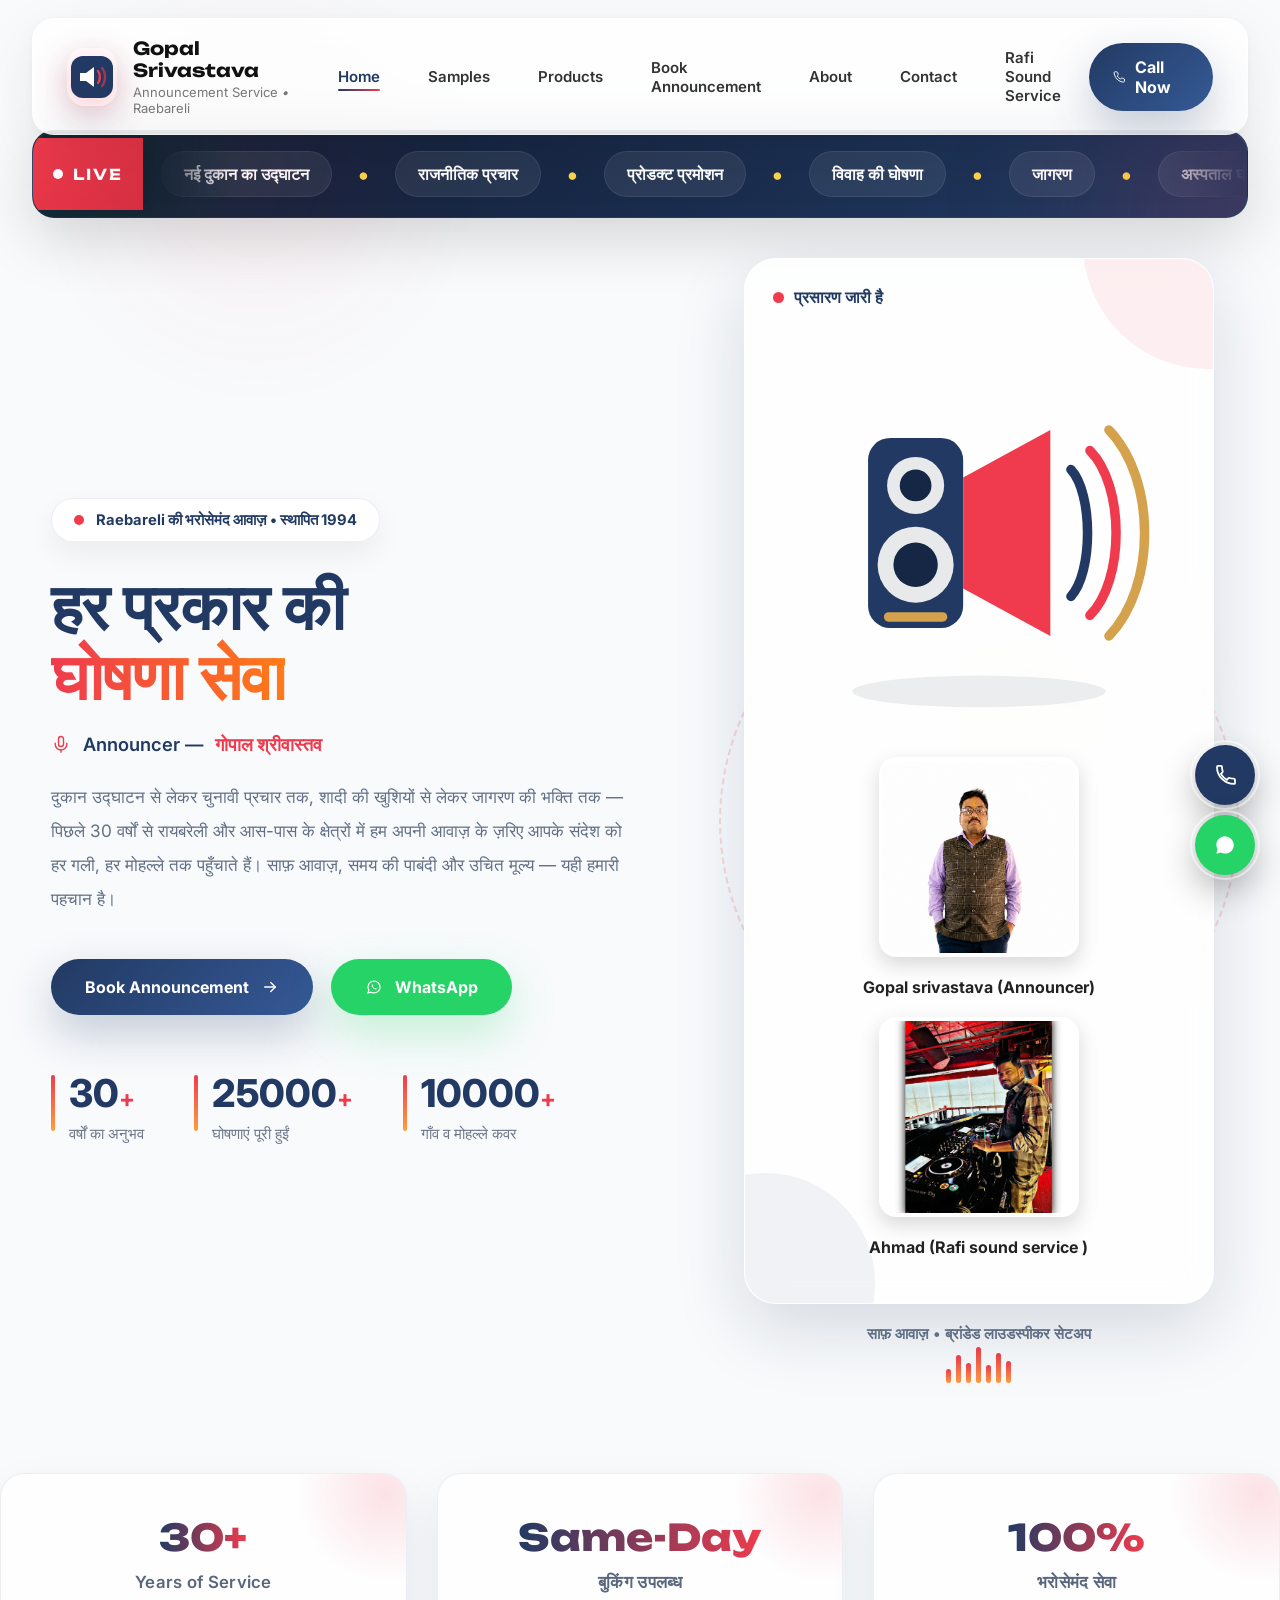
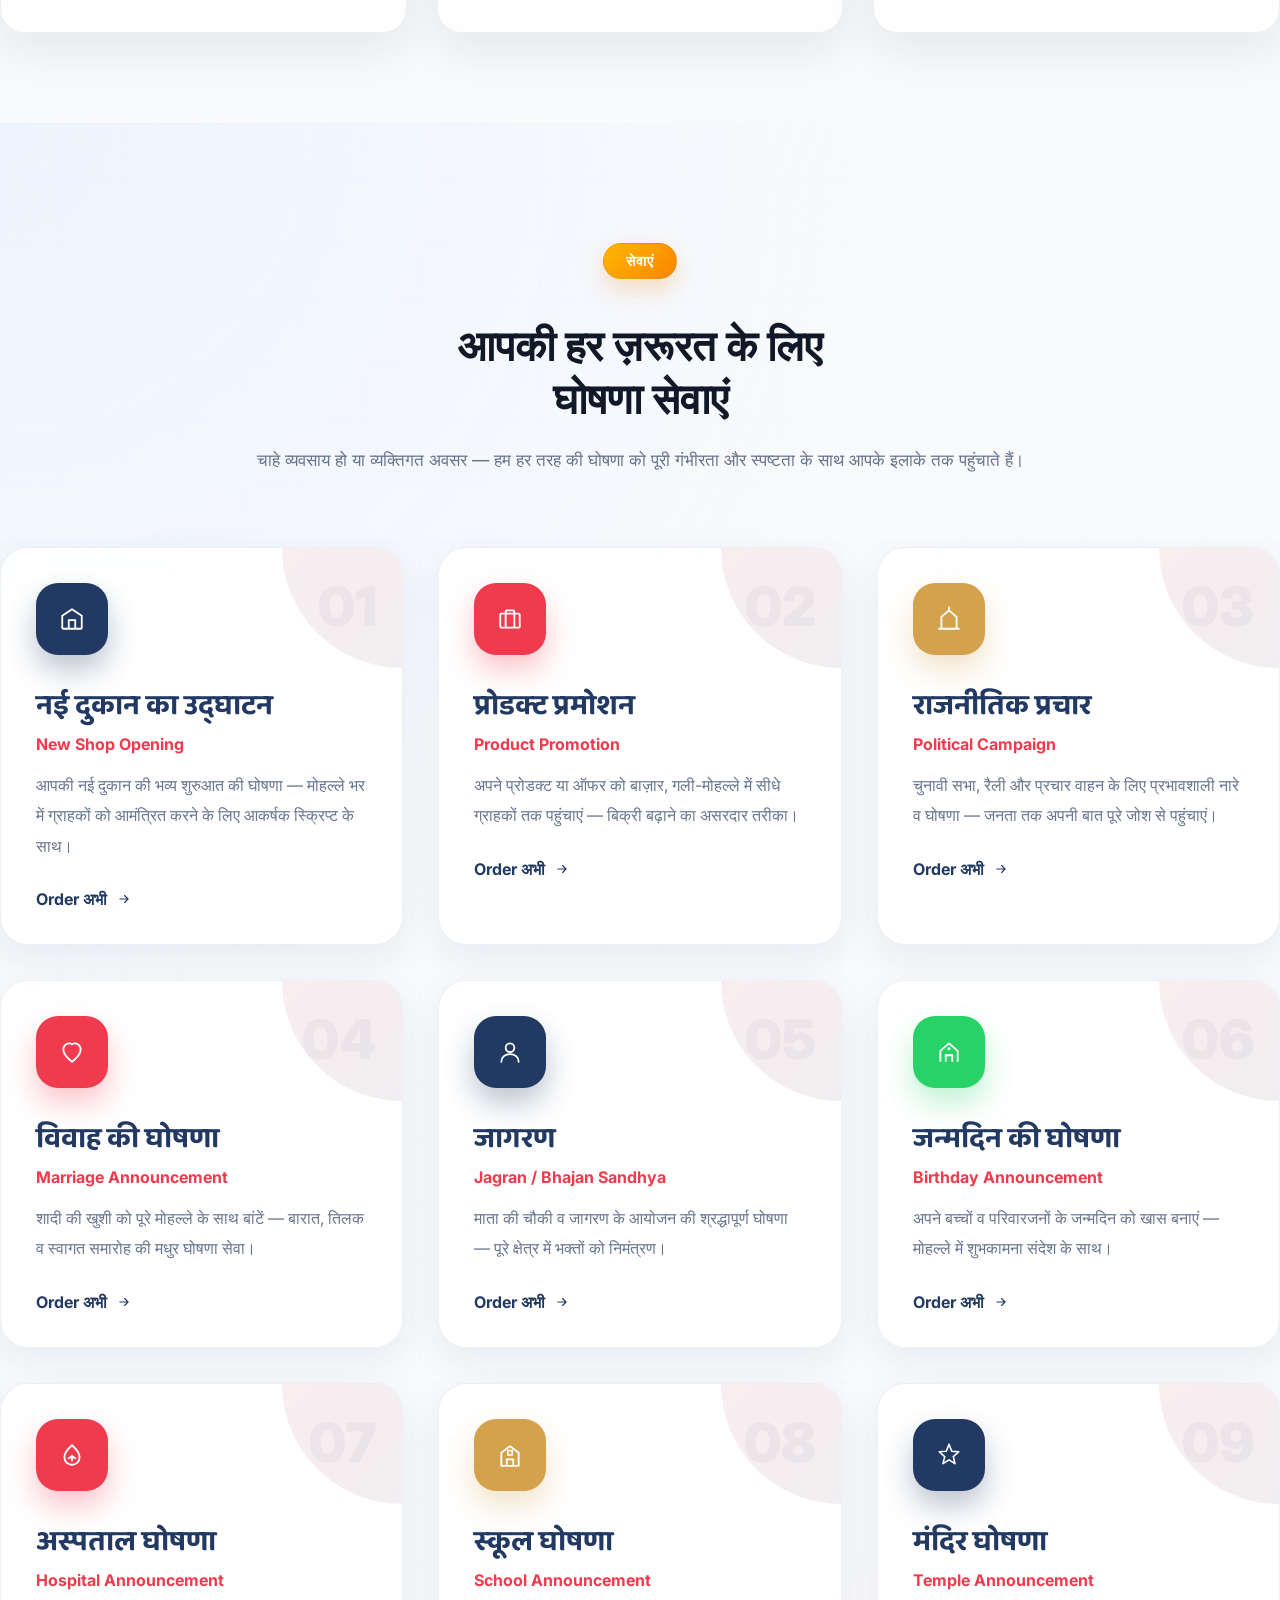
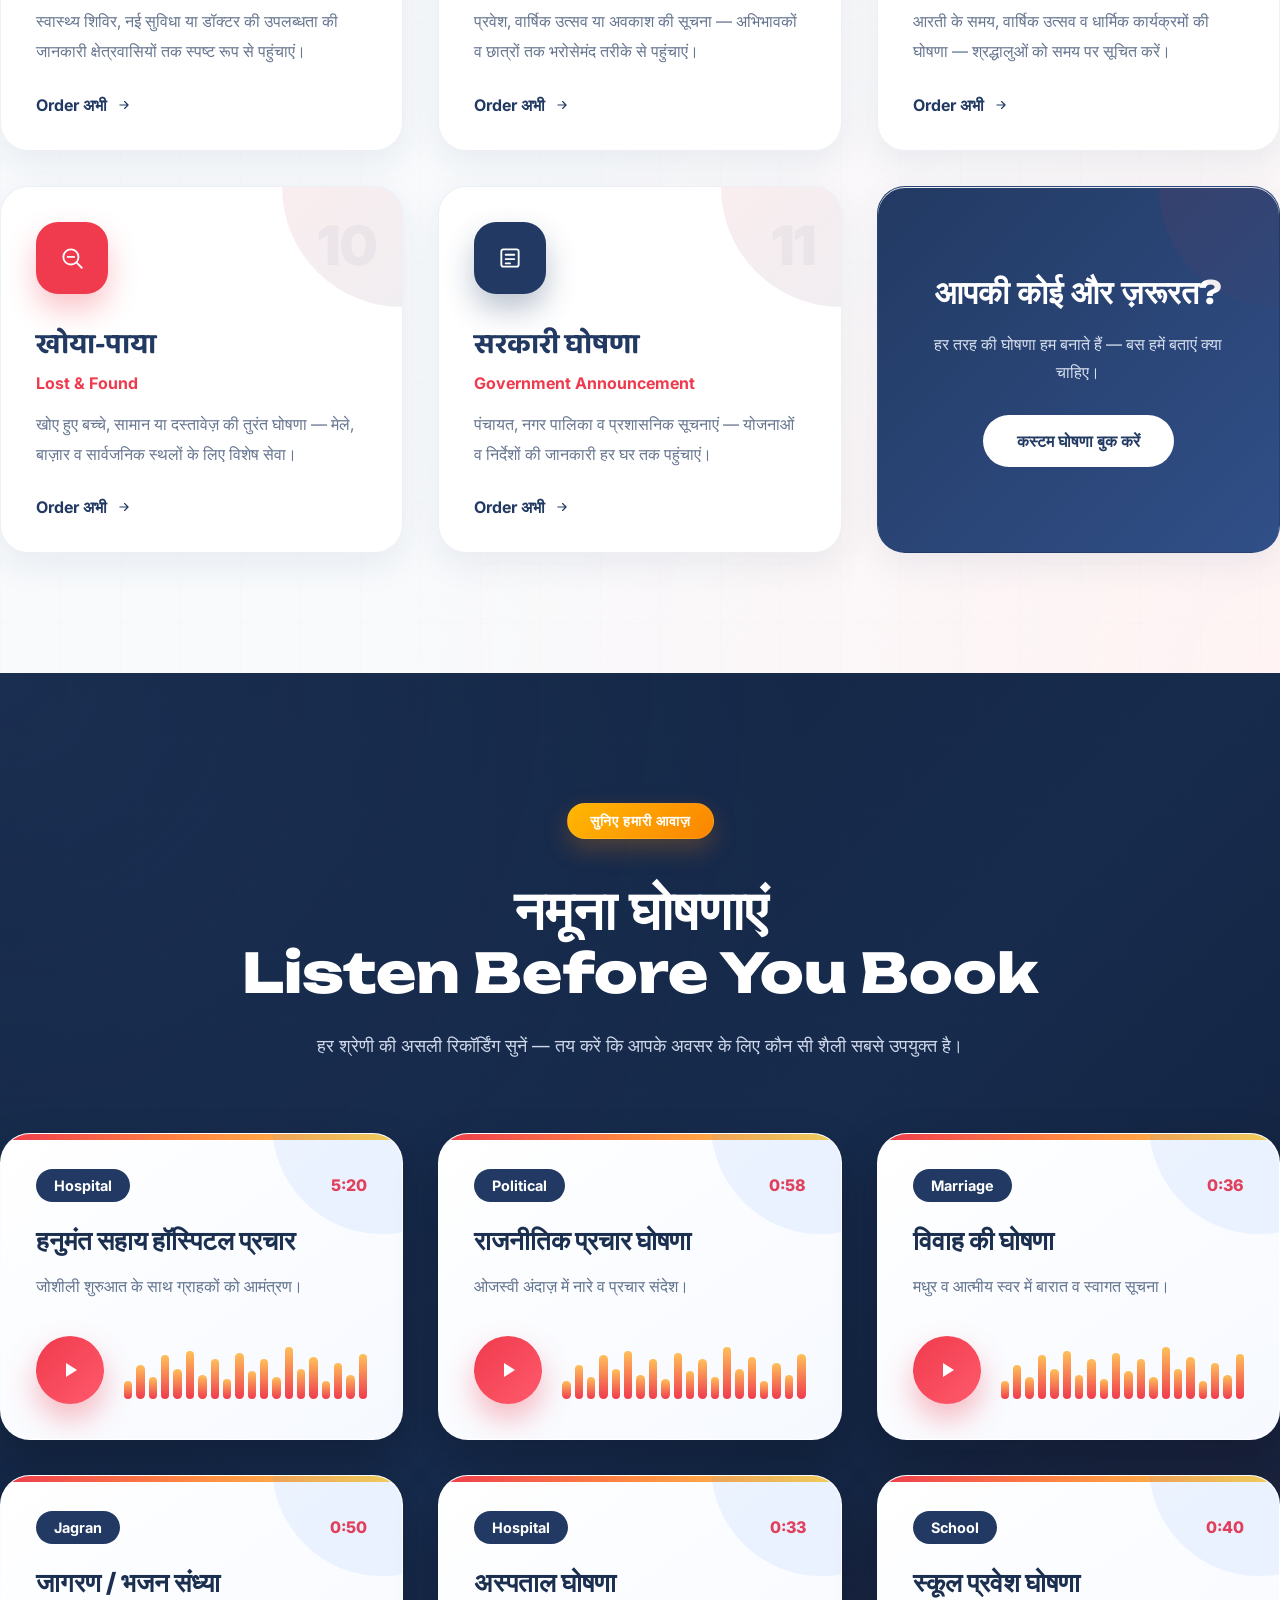
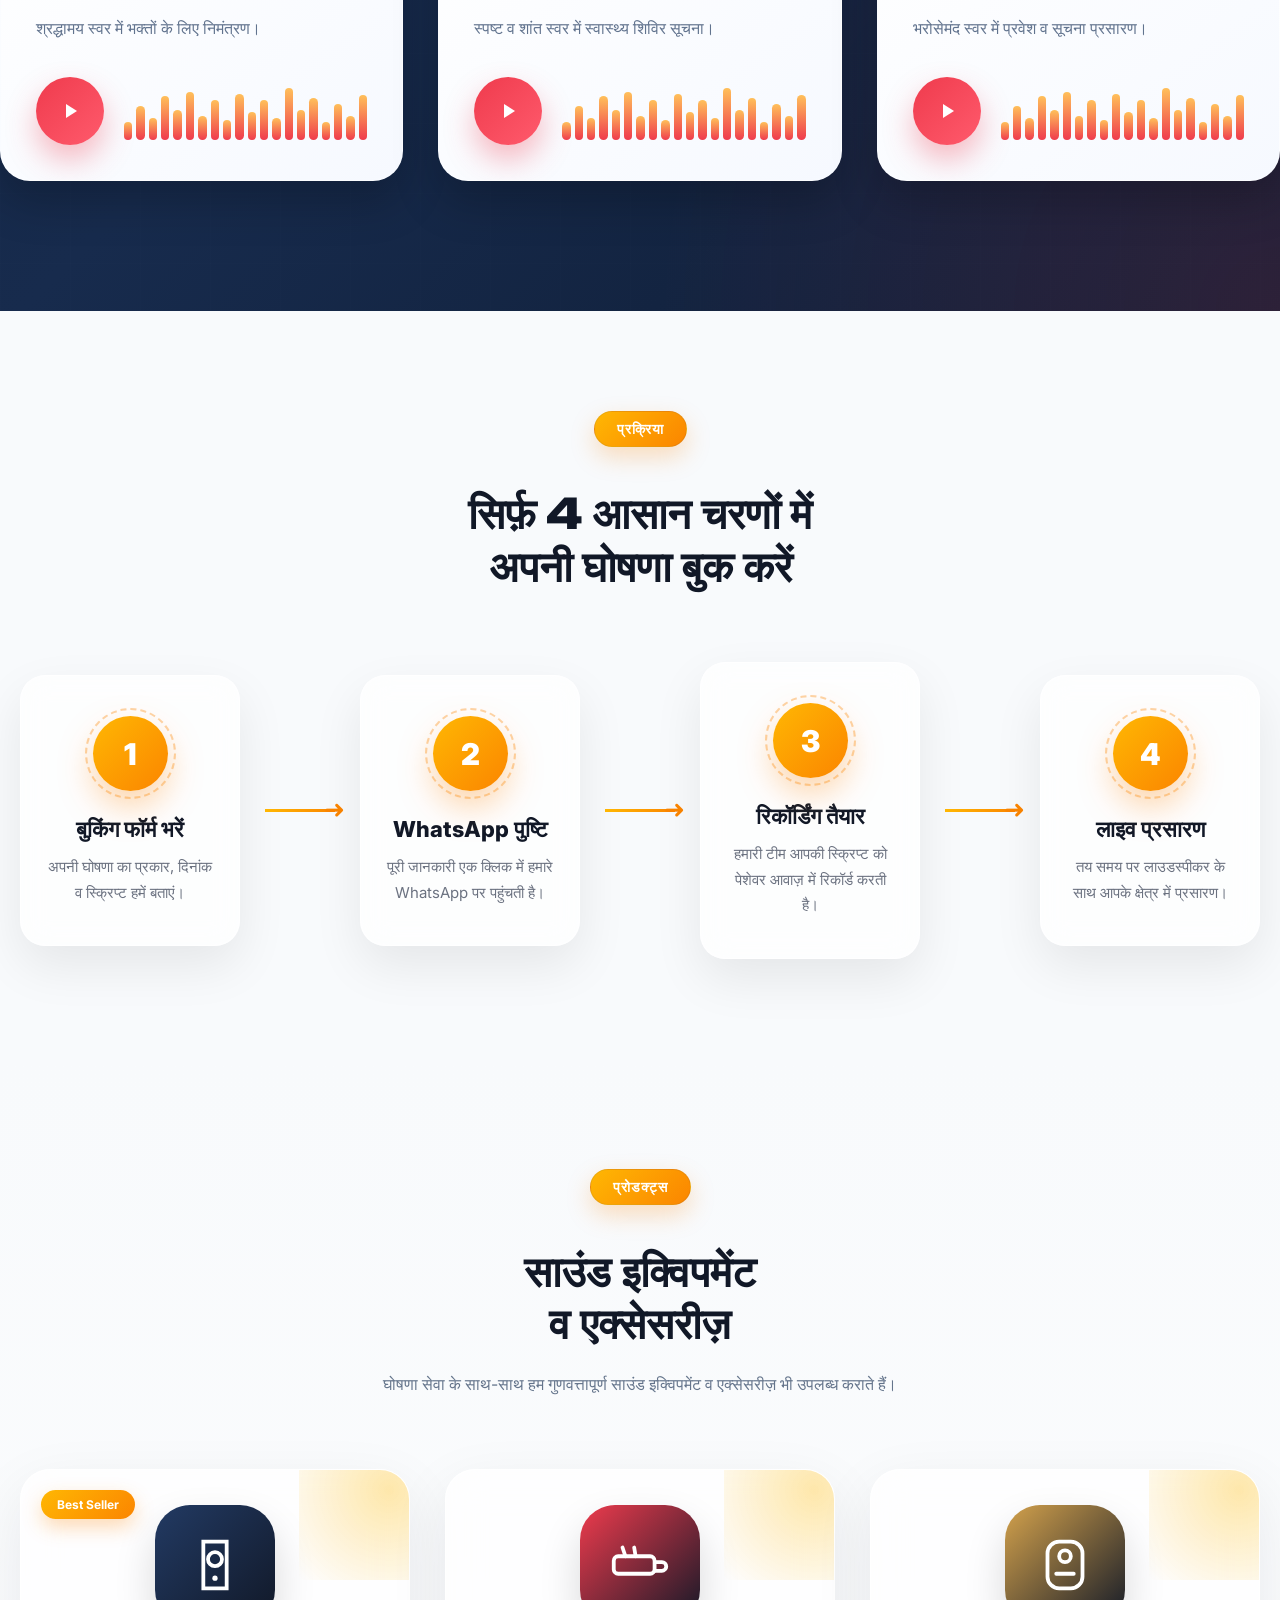
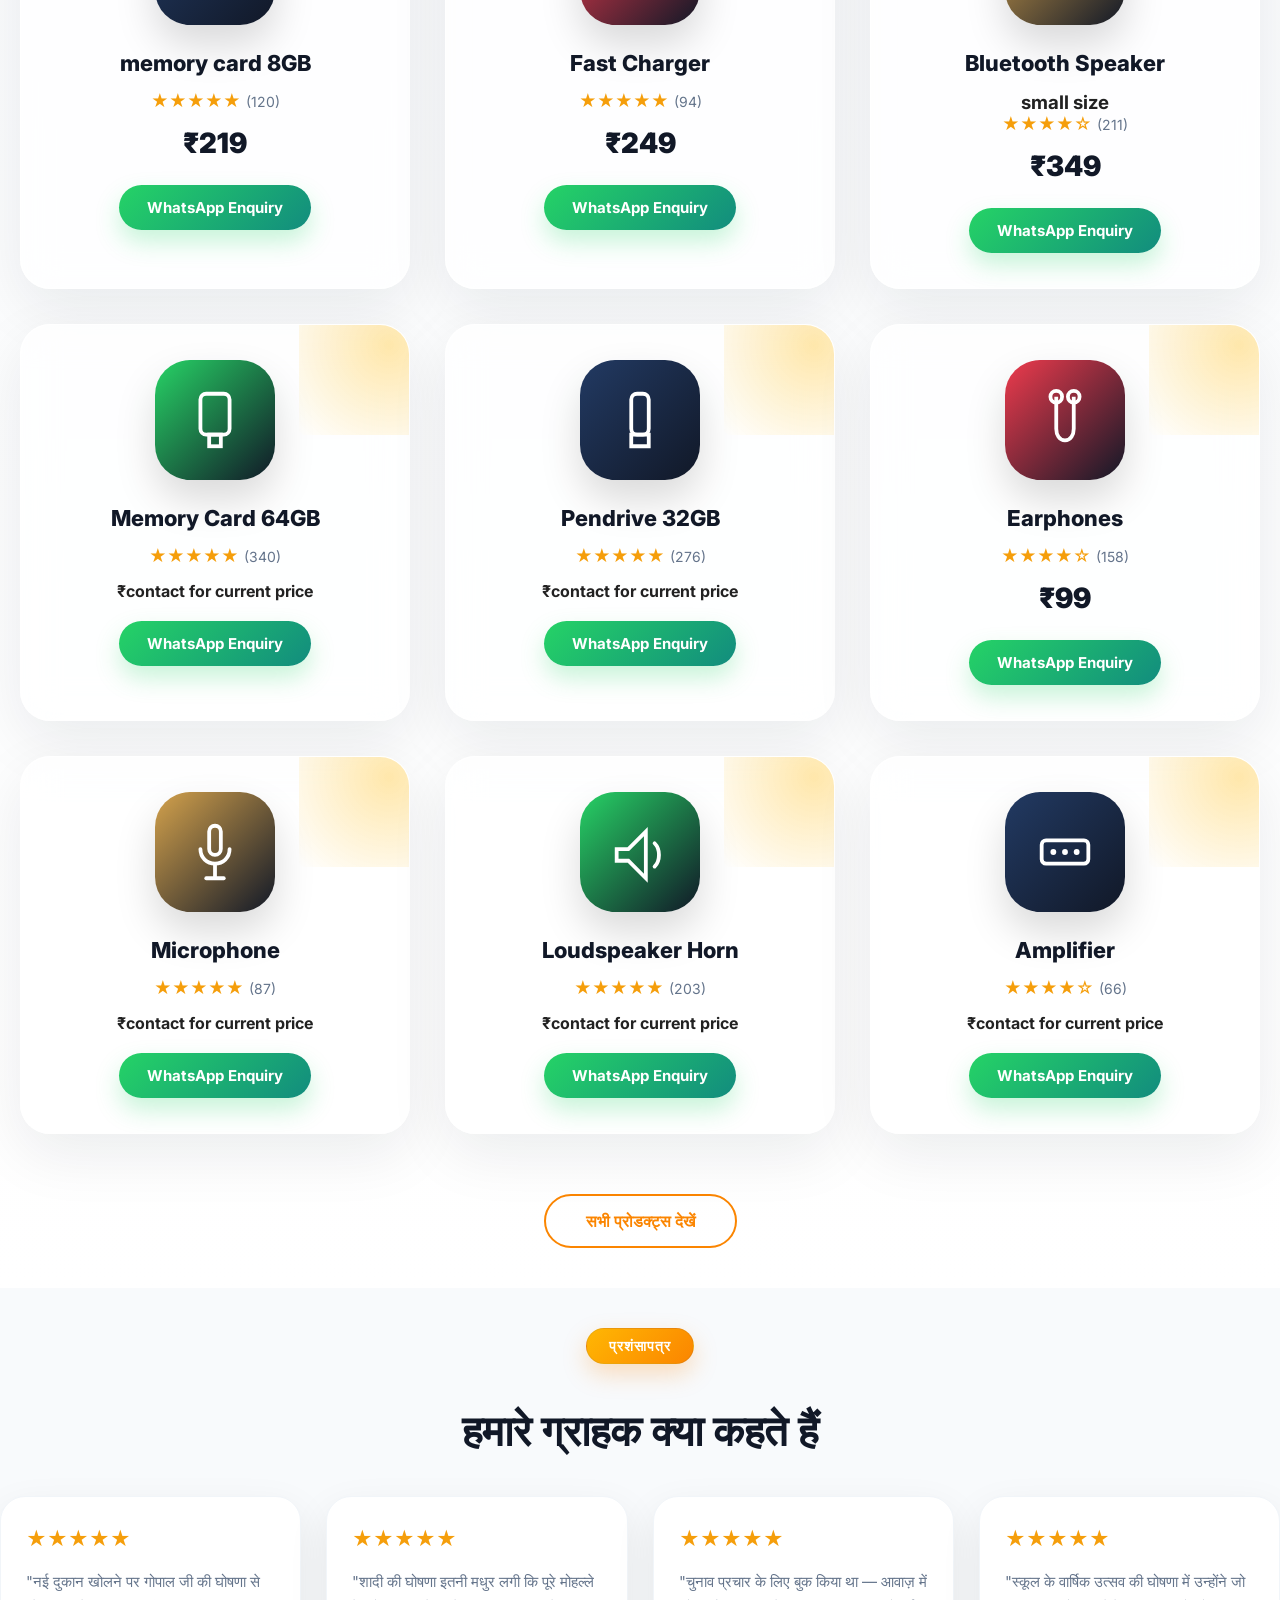
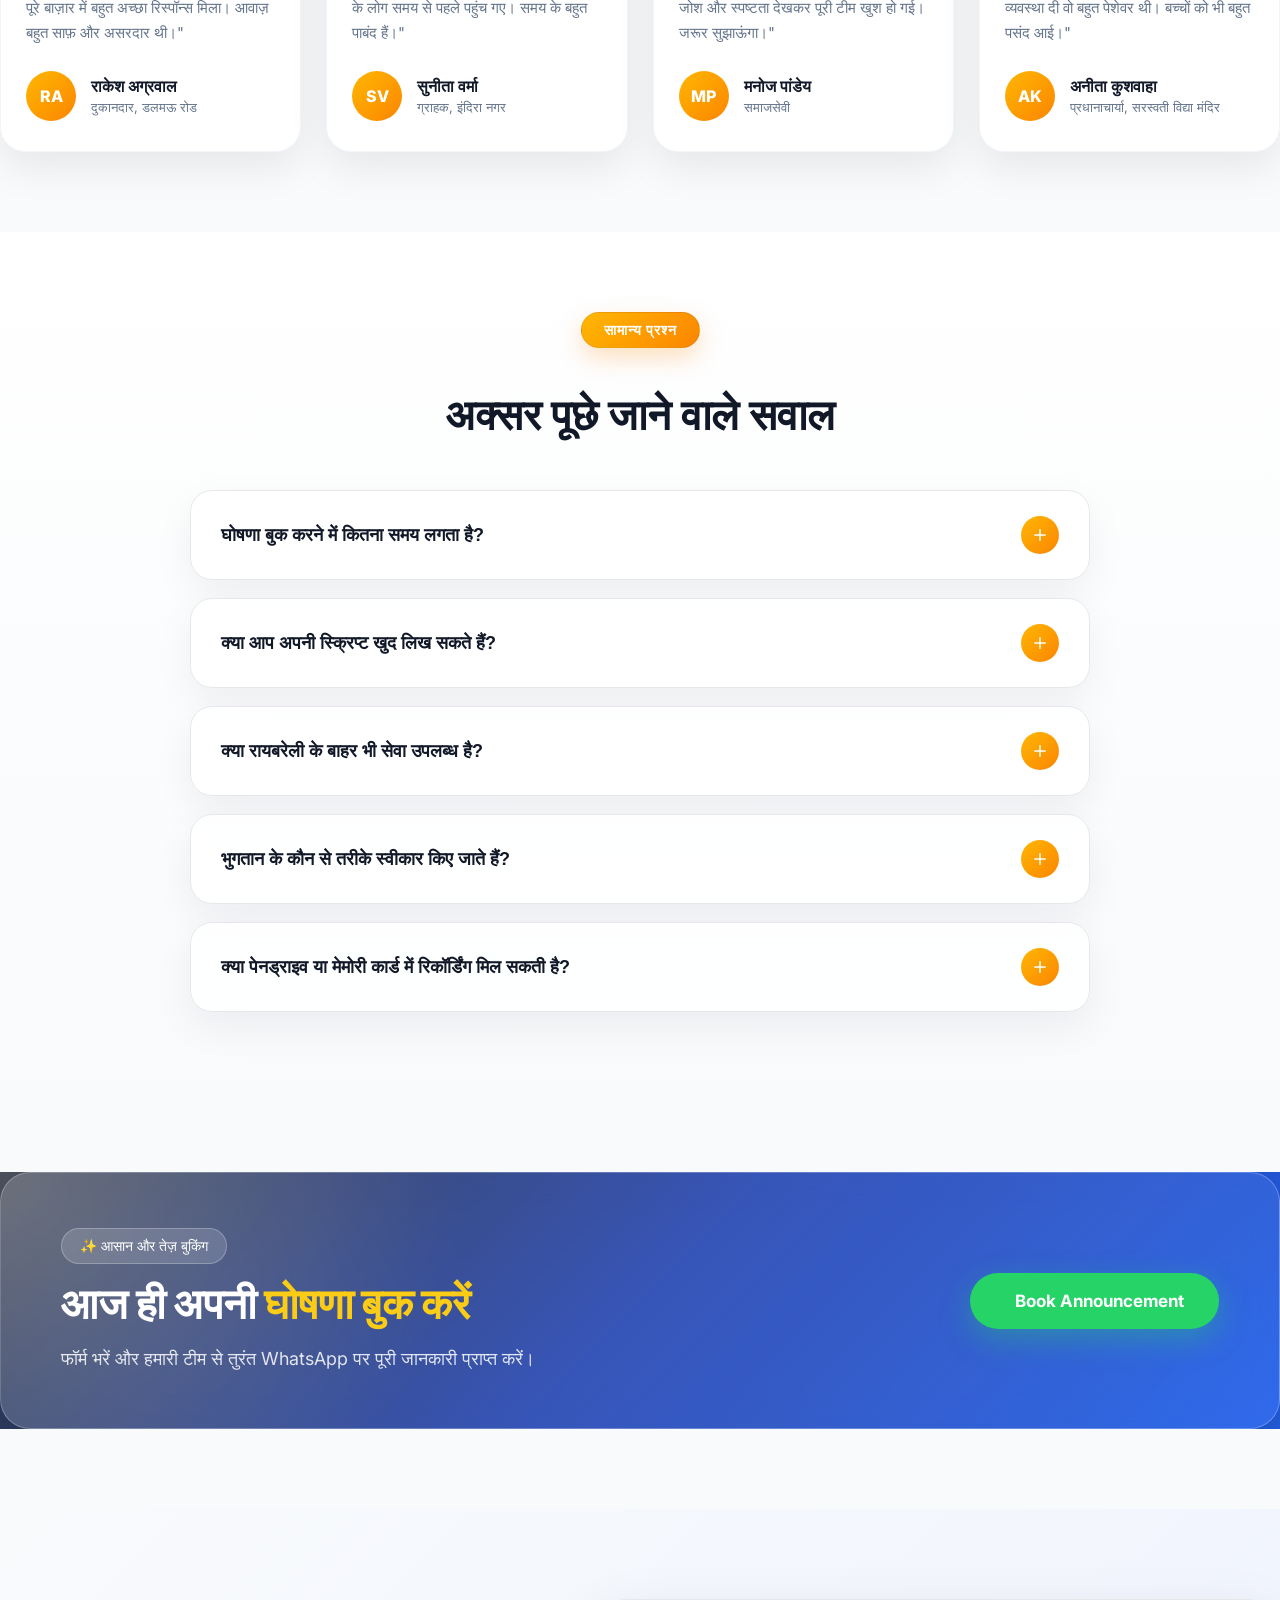
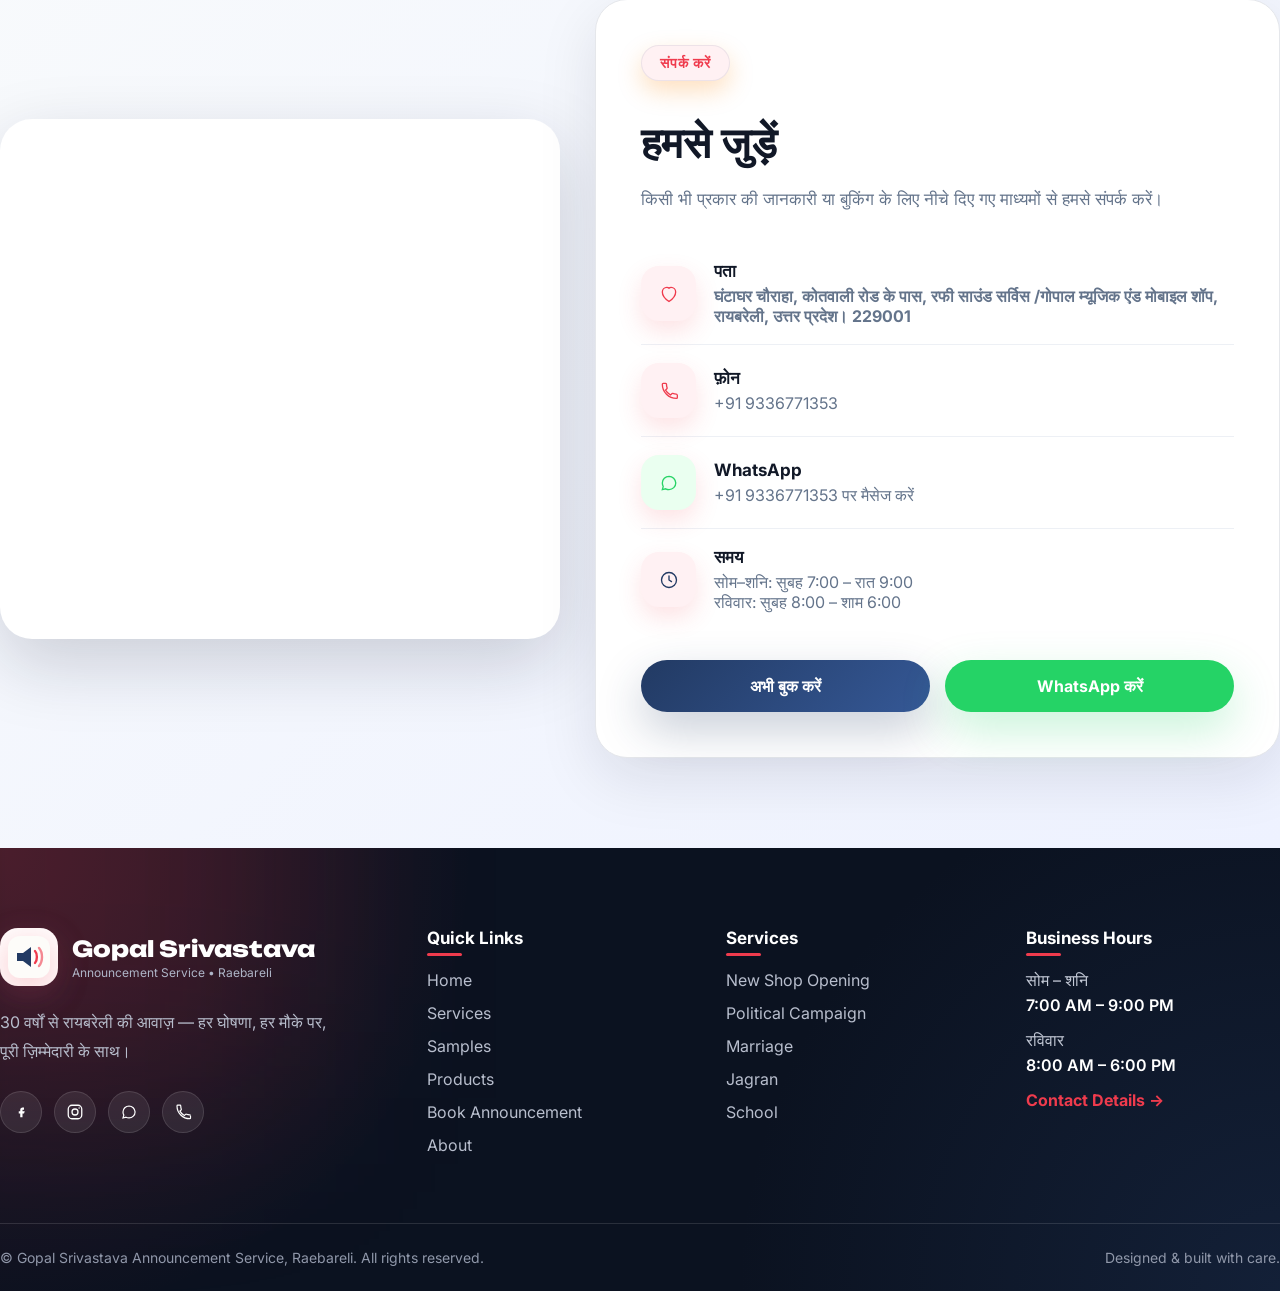
<file: index.html>
<!DOCTYPE html>
<html lang="hi">
<head>
<meta charset="UTF-8">
<meta name="viewport" content="width=device-width, initial-scale=1.0, maximum-scale=1.0, user-scalable=no">
<title>Gopal Srivastava Announcement Service | घोषणा सेवा, Raebareli</title>
<meta name="description" content="Raebareli की सबसे भरोसेमंद घोषणा सेवा — दुकान उद्घाटन, चुनाव प्रचार, शादी, जागरण, स्कूल व अस्पताल की घोषणाएं। 30+ वर्षों का अनुभव।">

<link rel="preconnect" href="https://fonts.googleapis.com">
<link rel="preconnect" href="https://fonts.gstatic.com" crossorigin>
<link href="https://fonts.googleapis.com/css2?family=Baloo+2:wght@500;600;700;800&family=Hind:wght@400;500;600;700&family=Unbounded:wght@400;500;600;700;800&family=Inter:wght@400;500;600;700&display=swap" rel="stylesheet">

<link rel="stylesheet" href="./css/index.css">

</head>
<body>

<!-- ============ CUSTOM CURSOR GLOW (decorative) ============ -->
<div class="cursor-glow" aria-hidden="true"></div>


<!-- ============ NAVBAR ============ -->
<header class="navbar" id="navbar">
  <div class="nav-inner container">
    <a href="#home" class="brand">
      <span class="brand-mark">
        <svg width="42" height="42" viewBox="0 0 42 42" fill="none">
          <rect width="42" height="42" rx="12" fill="#223A63"/>
          <path d="M9 17V25H15L23 31V11L15 17H9Z" fill="#FDFCF9"/>
          <path d="M27 15C29.5 17.5 29.5 24.5 27 27" stroke="#EF3B4D" stroke-width="2.4" stroke-linecap="round"/>
          <path d="M31 12C35 16.5 35 25.5 31 30" stroke="#EF3B4D" stroke-width="2.4" stroke-linecap="round" opacity="0.6"/>
        </svg>
      </span>
      <span class="brand-text">
        <span class="brand-name">Gopal Srivastava</span>
        <span class="brand-sub">Announcement Service <i>•</i> Raebareli</span>
      </span>
    </a>

    <nav class="nav-links" id="navLinks">
      <a href="#home" class="nav-link active">Home</a>
     
      <a href="#samples" class="nav-link">Samples</a>
      <a href="#products" class="nav-link">Products</a>
      <a href="./html/booking.html" class="nav-link">Book Announcement</a>
      <a href="./html/about.html" class="nav-link">About</a>
      <a href="./html/contact.html" class="nav-link">Contact</a>
       <a href="./html/service.html" class="nav-link"> Rafi Sound Service</a>
    </nav>

    <div class="nav-actions">
      <!-- <a href="admin.html" class="btn-admin" aria-label="Admin login">
        <svg width="17" height="17" viewBox="0 0 24 24" fill="none"><path d="M12 12C14.7614 12 17 9.76142 17 7C17 4.23858 14.7614 2 12 2C9.23858 2 7 4.23858 7 7C7 9.76142 9.23858 12 12 12Z" stroke="currentColor" stroke-width="1.8"/><path d="M20.5905 22C20.5905 18.13 16.7402 15 12.0005 15C7.26068 15 3.41042 18.13 3.41042 22" stroke="currentColor" stroke-width="1.8"/></svg>
        <span>Admin</span>
      </a> -->
      <a href="tel:+919336771353" class="btn-call-nav">
        <svg width="16" height="16" viewBox="0 0 24 24" fill="none"><path d="M22 16.92V19.92C22.0011 20.1985 21.9441 20.4742 21.8325 20.7294C21.7209 20.9845 21.5573 21.2136 21.3521 21.4019C21.1468 21.5901 20.9046 21.7335 20.6407 21.8227C20.3769 21.9119 20.0974 21.9451 19.82 21.92C16.7428 21.5856 13.787 20.5341 11.19 18.85C8.77383 17.3147 6.72534 15.2662 5.18999 12.85C3.49997 10.2412 2.44824 7.27099 2.11999 4.18C2.09501 3.90347 2.12787 3.62476 2.21649 3.36163C2.30512 3.09849 2.44756 2.85669 2.63476 2.65162C2.82196 2.44655 3.04981 2.28271 3.30379 2.17052C3.55778 2.05833 3.83234 2.00026 4.10999 2H7.10999C7.59522 1.99522 8.06574 2.16708 8.43376 2.48353C8.80178 2.79999 9.04207 3.23945 9.10999 3.72C9.23662 4.68007 9.47144 5.62273 9.80999 6.53C9.94454 6.88792 9.97366 7.27691 9.89391 7.65088C9.81415 8.02485 9.62886 8.36811 9.35999 8.64L8.08999 9.91C9.51355 12.4135 11.5865 14.4864 14.09 15.91L15.36 14.64C15.6319 14.3711 15.9751 14.1858 16.3491 14.1061C16.7231 14.0263 17.1121 14.0554 17.47 14.19C18.3773 14.5286 19.3199 14.7634 20.28 14.89C20.7658 14.9585 21.2094 15.2032 21.5265 15.5775C21.8437 15.9518 22.0122 16.4296 22 16.92Z" stroke="currentColor" stroke-width="1.8" stroke-linecap="round" stroke-linejoin="round"/></svg>
        <span>Call Now</span>
      </a>
    </div>

    <button class="nav-toggle" id="navToggle" aria-label="Toggle menu" aria-expanded="false">
      <span></span><span></span><span></span>
    </button>
  </div>
</header>

<!-- ============ LED TICKER ============ -->
<div class="ticker-board" role="marquee" aria-label="Service categories">
  <div class="ticker-label">LIVE</div>
  <div class="ticker-track" id="tickerTrack">
    <div class="ticker-group">
      <span class="ticker-item">नई दुकान का उद्घाटन</span>
      <span class="ticker-dot">•</span>
      <span class="ticker-item">राजनीतिक प्रचार</span>
      <span class="ticker-dot">•</span>
      <span class="ticker-item">प्रोडक्ट प्रमोशन</span>
      <span class="ticker-dot">•</span>
      <span class="ticker-item">विवाह की घोषणा</span>
      <span class="ticker-dot">•</span>
      <span class="ticker-item">जागरण</span>
      <span class="ticker-dot">•</span>
      <span class="ticker-item">अस्पताल घोषणा</span>
      <span class="ticker-dot">•</span>
      <span class="ticker-item">स्कूल घोषणा</span>
      <span class="ticker-dot">•</span>
      <span class="ticker-item">पेनड्राइव</span>
      <span class="ticker-dot">•</span>
      <span class="ticker-item">मेमोरी कार्ड</span>
      <span class="ticker-dot">•</span>
      <span class="ticker-item">लाइव लाउडस्पीकर</span>
      <span class="ticker-dot">•</span>
    </div>
    <div class="ticker-group" aria-hidden="true">
      <span class="ticker-item">नई दुकान का उद्घाटन</span>
      <span class="ticker-dot">•</span>
      <span class="ticker-item">राजनीतिक प्रचार</span>
      <span class="ticker-dot">•</span>
      <span class="ticker-item">प्रोडक्ट प्रमोशन</span>
      <span class="ticker-dot">•</span>
      <span class="ticker-item">विवाह की घोषणा</span>
      <span class="ticker-dot">•</span>
      <span class="ticker-item">जागरण</span>
      <span class="ticker-dot">•</span>
      <span class="ticker-item">अस्पताल घोषणा</span>
      <span class="ticker-dot">•</span>
      <span class="ticker-item">स्कूल घोषणा</span>
      <span class="ticker-dot">•</span>
      <span class="ticker-item">पेनड्राइव</span>
      <span class="ticker-dot">•</span>
      <span class="ticker-item">मेमोरी कार्ड</span>
      <span class="ticker-dot">•</span>
      <span class="ticker-item">लाइव लाउडस्पीकर</span>
      <span class="ticker-dot">•</span>
    </div>
  </div>
</div>







<main id="home">

  
<!-- ============ HERO ============ -->
<section class="hero">
  <div class="hero-noise" aria-hidden="true"></div>
  <div class="container hero-grid">
    <div class="hero-copy reveal-up">
      <span class="eyebrow"><span class="eyebrow-dot"></span>Raebareli की भरोसेमंद आवाज़ • स्थापित 1994</span>
      <h1 class="hero-title">
        हर प्रकार की<br>
        <span class="hero-title-accent">घोषणा सेवा</span>
      </h1>
      <p class="hero-announcer">
        <svg width="20" height="20" viewBox="0 0 24 24" fill="none" class="mic-ic"><path d="M12 15C13.66 15 15 13.66 15 12V6C15 4.34 13.66 3 12 3C10.34 3 9 4.34 9 6V12C9 13.66 10.34 15 12 15Z" stroke="#EF3B4D" stroke-width="1.7"/><path d="M19 11V12C19 15.87 15.87 19 12 19C8.13 19 5 15.87 5 12V11" stroke="#EF3B4D" stroke-width="1.7" stroke-linecap="round"/><path d="M12 19V22" stroke="#EF3B4D" stroke-width="1.7" stroke-linecap="round"/></svg>
        Announcer — <strong>गोपाल श्रीवास्तव</strong>
      </p>
      <p class="hero-desc">
        दुकान उद्घाटन से लेकर चुनावी प्रचार तक, शादी की खुशियों से लेकर जागरण की भक्ति तक — पिछले 30 वर्षों से रायबरेली और आस-पास के क्षेत्रों में हम अपनी आवाज़ के ज़रिए आपके संदेश को हर गली, हर मोहल्ले तक पहुँचाते हैं। साफ़ आवाज़, समय की पाबंदी और उचित मूल्य — यही हमारी पहचान है।
      </p>
      <div class="hero-actions">
        <a href="booking.html" class="btn btn-primary ripple">
          <span>Book Announcement</span>
          <svg width="18" height="18" viewBox="0 0 24 24" fill="none"><path d="M5 12H19" stroke="currentColor" stroke-width="2" stroke-linecap="round"/><path d="M13 6L19 12L13 18" stroke="currentColor" stroke-width="2" stroke-linecap="round" stroke-linejoin="round"/></svg>
        </a>
        <a href="https://wa.me/919336771353?text=नमस्ते%2C%20मुझे%20घोषणा%20सेवा%20के%20बारे%20में%20जानकारी%20चाहिए।" target="_blank" class="btn btn-whatsapp ripple">
          <svg width="18" height="18" viewBox="0 0 24 24" fill="none"><path d="M17.6 6.32A8.86 8.86 0 0 0 12.05 4C7.6 4 4 7.6 4 12.05c0 1.44.38 2.85 1.1 4.1L4 20l4-1.05a8.9 8.9 0 0 0 4.05.99c4.45 0 8.05-3.6 8.05-8.05a8.9 8.9 0 0 0-2.5-5.57Z" stroke="currentColor" stroke-width="1.6"/><path d="M9 9.5c0-.3.28-.9.5-1s.7-.1.85 0c.15.1.65 1.4.7 1.6.05.2 0 .4-.15.55l-.4.45c-.15.15-.1.4 0 .6.35.65 1.4 1.7 2.05 2.05.2.1.45.15.6 0l.45-.4c.15-.15.35-.2.55-.15.2.05 1.5.55 1.6.7.1.15.15.6 0 .85-.1.22-.7.5-1 .5s-2.3-.15-4.05-1.9S9 10.5 9 9.5Z" fill="currentColor"/></svg>
          <span>WhatsApp</span>
        </a>
      </div>
      <div class="hero-stats">
        <div class="stat">
          <span class="stat-num" data-count="30">30</span><span class="stat-plus">+</span>
          <span class="stat-label">वर्षों का अनुभव</span>
        </div>
        <div class="stat">
          <span class="stat-num" data-count="12000">25000</span><span class="stat-plus">+</span>
          <span class="stat-label">घोषणाएं पूरी हुईं</span>
        </div>
        <div class="stat">
          <span class="stat-num" data-count="480">10000</span><span class="stat-plus">+</span>
          <span class="stat-label">गाँव व मोहल्ले कवर</span>
        </div>
      </div>
    </div>

    <div class="hero-visual reveal-up" style="--delay:.15s">
      <div class="speaker-card">
        <div class="speaker-ring r1" aria-hidden="true"></div>
        <div class="speaker-ring r2" aria-hidden="true"></div>
        <div class="speaker-ring r3" aria-hidden="true"></div>
        <div class="speaker-card-glass">
          <div class="speaker-card-top">
            <span class="pulse-dot"></span> प्रसारण जारी है
          </div>
          <svg class="speaker-illustration" width="260" height="260" viewBox="0 0 260 260" fill="none">
            <ellipse cx="130" cy="230" rx="80" ry="10" fill="#152744" opacity="0.08"/>
            <rect x="60" y="70" width="60" height="120" rx="14" fill="#223A63"/>
            <circle cx="90" cy="100" r="18" fill="#FDFCF9" opacity="0.9"/>
            <circle cx="90" cy="100" r="10" fill="#152744"/>
            <circle cx="90" cy="150" r="24" fill="#FDFCF9" opacity="0.9"/>
            <circle cx="90" cy="150" r="14" fill="#152744"/>
            <rect x="70" y="180" width="40" height="6" rx="3" fill="#D4A24C"/>
            <path d="M120 95L175 65V195L120 165V95Z" fill="#EF3B4D"/>
            <path d="M188 90C202 105 202 155 188 170" stroke="#223A63" stroke-width="6" stroke-linecap="round" class="wave-arc wa1"/>
            <path d="M200 78C222 100 222 160 200 182" stroke="#EF3B4D" stroke-width="6" stroke-linecap="round" class="wave-arc wa2"/>
            <path d="M212 65C242 96 242 164 212 195" stroke="#D4A24C" stroke-width="6" stroke-linecap="round" class="wave-arc wa3"/>
          </svg>


<div class="speaker-images">
    <div class="speaker-image">
        <img src="./assets/image/gopal.jpeg" alt="gopal श्रीवास्तव"> 
         
        
    </div>
    <p><b>Gopal srivastava  (Announcer)</b></p>

    <div class="speaker-image">
        <img src="./assets/image/ahmad.jpeg" alt="AHMAD">
    </div>
    <p><b>Ahmad (Rafi sound service )</b></p>
</div>



</div>



          <div class="speaker-card-bottom">
          
            <p>साफ़ आवाज़ • ब्रांडेड लाउडस्पीकर सेटअप</p>
          </div>
           <div class="eq-bars" aria-hidden="true">
              <span></span><span></span><span></span><span></span><span></span><span></span><span></span>
            </div>
    
        </div>
      </div>
     
     
    </div>
  </div>

  <div class="scroll-cue" aria-hidden="true">
    
    <div class="scroll-line"><i></i></div>
  </div>
</section>

<!-- ============ TRUST STRIP ============ -->
<section class="trust-strip container">
  <div class="trust-item reveal-up"><strong>30+</strong><span>Years of Service</span></div>
  <div class="trust-item reveal-up" style="--delay:.1s"><strong>Same-Day</strong><span>बुकिंग उपलब्ध</span></div>
  <div class="trust-item reveal-up" style="--delay:.15s"><strong>100%</strong><span>भरोसेमंद सेवा</span></div>
</section>


<!-- ============ SERVICES ============ -->
<section class="services" id="services">
  <div class="container">
    <div class="section-head reveal-up">
      <span class="section-tag">सेवाएं</span>
      <h2 class="section-title">आपकी हर ज़रूरत के लिए<br>घोषणा सेवाएं</h2>
      <p class="section-desc">चाहे व्यवसाय हो या व्यक्तिगत अवसर — हम हर तरह की घोषणा को पूरी गंभीरता और स्पष्टता के साथ आपके इलाके तक पहुंचाते हैं।</p>
    </div>

    <div class="services-grid">

      <article class="service-card reveal-up">
        <div class="service-icon" style="--ic:#223A63">
          <svg width="26" height="26" viewBox="0 0 24 24" fill="none"><path d="M3 9L12 3L21 9V20C21 20.55 20.55 21 20 21H4C3.45 21 3 20.55 3 20V9Z" stroke="currentColor" stroke-width="1.7" stroke-linejoin="round"/><path d="M9 21V13H15V21" stroke="currentColor" stroke-width="1.7"/></svg>
        </div>
        <span class="service-no">01</span>
        <h3 class="service-title-hi">नई दुकान का उद्घाटन</h3>
        <p class="service-title-en">New Shop Opening</p>
        <p class="service-desc">आपकी नई दुकान की भव्य शुरुआत की घोषणा — मोहल्ले भर में ग्राहकों को आमंत्रित करने के लिए आकर्षक स्क्रिप्ट के साथ।</p>
        <a href="booking.html?type=shop-opening" class="service-order">Order अभी <svg width="14" height="14" viewBox="0 0 24 24" fill="none"><path d="M5 12H19M13 6L19 12L13 18" stroke="currentColor" stroke-width="2" stroke-linecap="round" stroke-linejoin="round"/></svg></a>
      </article>

      <article class="service-card reveal-up" style="--delay:.05s">
        <div class="service-icon" style="--ic:#EF3B4D">
          <svg width="26" height="26" viewBox="0 0 24 24" fill="none"><path d="M20 7H4C3.44772 7 3 7.44772 3 8V19C3 19.5523 3.44772 20 4 20H20C20.5523 20 21 19.5523 21 19V8C21 7.44772 20.5523 7 20 7Z" stroke="currentColor" stroke-width="1.7"/><path d="M16 20V5C16 4.44772 15.5523 4 15 4H9C8.44772 4 8 4.44772 8 5V20" stroke="currentColor" stroke-width="1.7"/></svg>
        </div>
        <span class="service-no">02</span>
        <h3 class="service-title-hi">प्रोडक्ट प्रमोशन</h3>
        <p class="service-title-en">Product Promotion</p>
        <p class="service-desc">अपने प्रोडक्ट या ऑफर को बाज़ार, गली-मोहल्ले में सीधे ग्राहकों तक पहुंचाएं — बिक्री बढ़ाने का असरदार तरीका।</p>
        <a href="booking.html?type=product-promotion" class="service-order">Order अभी <svg width="14" height="14" viewBox="0 0 24 24" fill="none"><path d="M5 12H19M13 6L19 12L13 18" stroke="currentColor" stroke-width="2" stroke-linecap="round" stroke-linejoin="round"/></svg></a>
      </article>

      <article class="service-card reveal-up" style="--delay:.1s">
        <div class="service-icon" style="--ic:#D4A24C">
          <svg width="26" height="26" viewBox="0 0 24 24" fill="none"><path d="M3 21H21" stroke="currentColor" stroke-width="1.7" stroke-linecap="round"/><path d="M5 21V10L12 4L19 10V21" stroke="currentColor" stroke-width="1.7" stroke-linejoin="round"/><path d="M12 4V2" stroke="currentColor" stroke-width="1.7" stroke-linecap="round"/><circle cx="12" cy="1.4" r="0.9" fill="currentColor"/></svg>
        </div>
        <span class="service-no">03</span>
        <h3 class="service-title-hi">राजनीतिक प्रचार</h3>
        <p class="service-title-en">Political Campaign</p>
        <p class="service-desc">चुनावी सभा, रैली और प्रचार वाहन के लिए प्रभावशाली नारे व घोषणा — जनता तक अपनी बात पूरे जोश से पहुंचाएं।</p>
        <a href="booking.html?type=political-campaign" class="service-order">Order अभी <svg width="14" height="14" viewBox="0 0 24 24" fill="none"><path d="M5 12H19M13 6L19 12L13 18" stroke="currentColor" stroke-width="2" stroke-linecap="round" stroke-linejoin="round"/></svg></a>
      </article>

      <article class="service-card reveal-up">
        <div class="service-icon" style="--ic:#EF3B4D">
          <svg width="26" height="26" viewBox="0 0 24 24" fill="none"><path d="M12 21C12 21 4 15.5 4 9.5C4 6.46 6.46 4 9.5 4C11 4 12 5 12 5C12 5 13 4 14.5 4C17.54 4 20 6.46 20 9.5C20 15.5 12 21 12 21Z" stroke="currentColor" stroke-width="1.7" stroke-linejoin="round"/></svg>
        </div>
        <span class="service-no">04</span>
        <h3 class="service-title-hi">विवाह की घोषणा</h3>
        <p class="service-title-en">Marriage Announcement</p>
        <p class="service-desc">शादी की खुशी को पूरे मोहल्ले के साथ बांटें — बारात, तिलक व स्वागत समारोह की मधुर घोषणा सेवा।</p>
        <a href="booking.html?type=marriage" class="service-order">Order अभी <svg width="14" height="14" viewBox="0 0 24 24" fill="none"><path d="M5 12H19M13 6L19 12L13 18" stroke="currentColor" stroke-width="2" stroke-linecap="round" stroke-linejoin="round"/></svg></a>
      </article>

      <article class="service-card reveal-up" style="--delay:.05s">
        <div class="service-icon" style="--ic:#223A63">
          <svg width="26" height="26" viewBox="0 0 24 24" fill="none"><circle cx="12" cy="8" r="4" stroke="currentColor" stroke-width="1.7"/><path d="M4 21C4 16.58 7.58 14 12 14C16.42 14 20 16.58 20 21" stroke="currentColor" stroke-width="1.7" stroke-linecap="round"/></svg>
        </div>
        <span class="service-no">05</span>
        <h3 class="service-title-hi">जागरण</h3>
        <p class="service-title-en">Jagran / Bhajan Sandhya</p>
        <p class="service-desc">माता की चौकी व जागरण के आयोजन की श्रद्धापूर्ण घोषणा — पूरे क्षेत्र में भक्तों को निमंत्रण।</p>
        <a href="booking.html?type=jagran" class="service-order">Order अभी <svg width="14" height="14" viewBox="0 0 24 24" fill="none"><path d="M5 12H19M13 6L19 12L13 18" stroke="currentColor" stroke-width="2" stroke-linecap="round" stroke-linejoin="round"/></svg></a>
      </article>

      <article class="service-card reveal-up" style="--delay:.1s">
        <div class="service-icon" style="--ic:#27D366">
          <svg width="26" height="26" viewBox="0 0 24 24" fill="none"><path d="M4 21V11L12 4L20 11V21" stroke="currentColor" stroke-width="1.7" stroke-linejoin="round"/><path d="M9 21V15H15V21" stroke="currentColor" stroke-width="1.7"/><circle cx="12" cy="9" r="1.4" fill="currentColor"/></svg>
        </div>
        <span class="service-no">06</span>
        <h3 class="service-title-hi">जन्मदिन की घोषणा</h3>
        <p class="service-title-en">Birthday Announcement</p>
        <p class="service-desc">अपने बच्चों व परिवारजनों के जन्मदिन को खास बनाएं — मोहल्ले में शुभकामना संदेश के साथ।</p>
        <a href="booking.html?type=birthday" class="service-order">Order अभी <svg width="14" height="14" viewBox="0 0 24 24" fill="none"><path d="M5 12H19M13 6L19 12L13 18" stroke="currentColor" stroke-width="2" stroke-linecap="round" stroke-linejoin="round"/></svg></a>
      </article>

      <article class="service-card reveal-up">
        <div class="service-icon" style="--ic:#EF3B4D">
          <svg width="26" height="26" viewBox="0 0 24 24" fill="none"><path d="M19 14C19 17.87 15.87 21 12 21C8.13 21 5 17.87 5 14C5 9 12 3 12 3C12 3 19 9 19 14Z" stroke="currentColor" stroke-width="1.7"/><path d="M12 17V13" stroke="currentColor" stroke-width="1.7" stroke-linecap="round"/><path d="M9 15L12 13L15 15" stroke="currentColor" stroke-width="1.7" stroke-linecap="round" stroke-linejoin="round"/></svg>
        </div>
        <span class="service-no">07</span>
        <h3 class="service-title-hi">अस्पताल घोषणा</h3>
        <p class="service-title-en">Hospital Announcement</p>
        <p class="service-desc">स्वास्थ्य शिविर, नई सुविधा या डॉक्टर की उपलब्धता की जानकारी क्षेत्रवासियों तक स्पष्ट रूप से पहुंचाएं।</p>
        <a href="booking.html?type=hospital" class="service-order">Order अभी <svg width="14" height="14" viewBox="0 0 24 24" fill="none"><path d="M5 12H19M13 6L19 12L13 18" stroke="currentColor" stroke-width="2" stroke-linecap="round" stroke-linejoin="round"/></svg></a>
      </article>

      <article class="service-card reveal-up" style="--delay:.05s">
        <div class="service-icon" style="--ic:#D4A24C">
          <svg width="26" height="26" viewBox="0 0 24 24" fill="none"><path d="M4 22V10L12 4L20 10V22" stroke="currentColor" stroke-width="1.7" stroke-linejoin="round"/><path d="M9 22V16H15V22" stroke="currentColor" stroke-width="1.7"/><path d="M4 22H20" stroke="currentColor" stroke-width="1.7" stroke-linecap="round"/><rect x="10" y="8" width="4" height="4" stroke="currentColor" stroke-width="1.4"/></svg>
        </div>
        <span class="service-no">08</span>
        <h3 class="service-title-hi">स्कूल घोषणा</h3>
        <p class="service-title-en">School Announcement</p>
        <p class="service-desc">प्रवेश, वार्षिक उत्सव या अवकाश की सूचना — अभिभावकों व छात्रों तक भरोसेमंद तरीके से पहुंचाएं।</p>
        <a href="booking.html?type=school" class="service-order">Order अभी <svg width="14" height="14" viewBox="0 0 24 24" fill="none"><path d="M5 12H19M13 6L19 12L13 18" stroke="currentColor" stroke-width="2" stroke-linecap="round" stroke-linejoin="round"/></svg></a>
      </article>

      <article class="service-card reveal-up" style="--delay:.1s">
        <div class="service-icon" style="--ic:#223A63">
          <svg width="26" height="26" viewBox="0 0 24 24" fill="none"><path d="M12 2L14.5 8.5L21 9L16 13.5L17.5 20L12 16.5L6.5 20L8 13.5L3 9L9.5 8.5L12 2Z" stroke="currentColor" stroke-width="1.5" stroke-linejoin="round"/></svg>
        </div>
        <span class="service-no">09</span>
        <h3 class="service-title-hi">मंदिर घोषणा</h3>
        <p class="service-title-en">Temple Announcement</p>
        <p class="service-desc">आरती के समय, वार्षिक उत्सव व धार्मिक कार्यक्रमों की घोषणा — श्रद्धालुओं को समय पर सूचित करें।</p>
        <a href="booking.html?type=temple" class="service-order">Order अभी <svg width="14" height="14" viewBox="0 0 24 24" fill="none"><path d="M5 12H19M13 6L19 12L13 18" stroke="currentColor" stroke-width="2" stroke-linecap="round" stroke-linejoin="round"/></svg></a>
      </article>

      <article class="service-card reveal-up">
        <div class="service-icon" style="--ic:#EF3B4D">
          <svg width="26" height="26" viewBox="0 0 24 24" fill="none"><circle cx="11" cy="11" r="7" stroke="currentColor" stroke-width="1.7"/><path d="M21 21L16.5 16.5" stroke="currentColor" stroke-width="1.7" stroke-linecap="round"/><path d="M8 11H14" stroke="currentColor" stroke-width="1.7" stroke-linecap="round"/></svg>
        </div>
        <span class="service-no">10</span>
        <h3 class="service-title-hi">खोया-पाया</h3>
        <p class="service-title-en">Lost &amp; Found</p>
        <p class="service-desc">खोए हुए बच्चे, सामान या दस्तावेज़ की तुरंत घोषणा — मेले, बाज़ार व सार्वजनिक स्थलों के लिए विशेष सेवा।</p>
        <a href="booking.html?type=lost-found" class="service-order">Order अभी <svg width="14" height="14" viewBox="0 0 24 24" fill="none"><path d="M5 12H19M13 6L19 12L13 18" stroke="currentColor" stroke-width="2" stroke-linecap="round" stroke-linejoin="round"/></svg></a>
      </article>

      <article class="service-card reveal-up" style="--delay:.05s">
        <div class="service-icon" style="--ic:#223A63">
          <svg width="26" height="26" viewBox="0 0 24 24" fill="none"><rect x="4" y="4" width="16" height="16" rx="2" stroke="currentColor" stroke-width="1.7"/><path d="M8 9H16" stroke="currentColor" stroke-width="1.7" stroke-linecap="round"/><path d="M8 13H16" stroke="currentColor" stroke-width="1.7" stroke-linecap="round"/><path d="M8 17H12" stroke="currentColor" stroke-width="1.7" stroke-linecap="round"/></svg>
        </div>
        <span class="service-no">11</span>
        <h3 class="service-title-hi">सरकारी घोषणा</h3>
        <p class="service-title-en">Government Announcement</p>
        <p class="service-desc">पंचायत, नगर पालिका व प्रशासनिक सूचनाएं — योजनाओं व निर्देशों की जानकारी हर घर तक पहुंचाएं।</p>
        <a href="booking.html?type=government" class="service-order">Order अभी <svg width="14" height="14" viewBox="0 0 24 24" fill="none"><path d="M5 12H19M13 6L19 12L13 18" stroke="currentColor" stroke-width="2" stroke-linecap="round" stroke-linejoin="round"/></svg></a>
      </article>

      <article class="service-card service-card-cta reveal-up" style="--delay:.1s">
        <h3>आपकी कोई और ज़रूरत?</h3>
        <p>हर तरह की घोषणा हम बनाते हैं — बस हमें बताएं क्या चाहिए।</p>
        <a href="booking.html" class="btn btn-outline-light ripple">कस्टम घोषणा बुक करें</a>
      </article>

    </div>
  </div>
</section>





<!-- ============ SAMPLES (DARK) ============ -->
<section class="samples" id="samples">
  <div class="samples-bg" aria-hidden="true"></div>
  <div class="container">
    <div class="section-head light reveal-up">
      <span class="section-tag section-tag-light">सुनिए हमारी आवाज़</span>
      <h2 class="section-title light">नमूना घोषणाएं<br>Listen Before You Book</h2>
      <p class="section-desc light">हर श्रेणी की असली रिकॉर्डिंग सुनें — तय करें कि आपके अवसर के लिए कौन सी शैली सबसे उपयुक्त है।</p>
    </div>

    <div class="samples-grid">

      <div class="sample-card reveal-up">
        <div class="sample-top">
          <span class="sample-category">Hospital</span>
          <span class="sample-duration">5:20</span>
        </div>
        <h4 class="sample-title">हनुमंत सहाय हॉस्पिटल प्रचार</h4>
        <p class="sample-desc">जोशीली शुरुआत के साथ ग्राहकों को आमंत्रण।</p>
        <div class="sample-player" data-audio="sample1">
          <button class="play-btn" aria-label="Play sample">
            <svg class="icon-play" width="16" height="16" viewBox="0 0 24 24" fill="currentColor"><path d="M8 5V19L19 12L8 5Z"/></svg>
            <svg class="icon-pause" width="16" height="16" viewBox="0 0 24 24" fill="currentColor" style="display:none"><rect x="6" y="5" width="4" height="14"/><rect x="14" y="5" width="4" height="14"/></svg>
          </button>
          <div class="waveform">
            <span></span><span></span><span></span><span></span><span></span><span></span><span></span><span></span><span></span><span></span><span></span><span></span><span></span><span></span><span></span><span></span><span></span><span></span><span></span><span></span>
          </div>
          <audio preload="none">
            <source src="../assets/audio/sample1.mp3" type="audio/mpeg">
          </audio>
        </div>
      </div>

      <div class="sample-card reveal-up" style="--delay:.05s">
        <div class="sample-top">
          <span class="sample-category">Political</span>
          <span class="sample-duration">0:58</span>
        </div>
        <h4 class="sample-title">राजनीतिक प्रचार घोषणा</h4>
        <p class="sample-desc">ओजस्वी अंदाज़ में नारे व प्रचार संदेश।</p>
        <div class="sample-player" data-audio="sample2">
          <button class="play-btn" aria-label="Play sample">
            <svg class="icon-play" width="16" height="16" viewBox="0 0 24 24" fill="currentColor"><path d="M8 5V19L19 12L8 5Z"/></svg>
            <svg class="icon-pause" width="16" height="16" viewBox="0 0 24 24" fill="currentColor" style="display:none"><rect x="6" y="5" width="4" height="14"/><rect x="14" y="5" width="4" height="14"/></svg>
          </button>
          <div class="waveform">
            <span></span><span></span><span></span><span></span><span></span><span></span><span></span><span></span><span></span><span></span><span></span><span></span><span></span><span></span><span></span><span></span><span></span><span></span><span></span><span></span>
          </div>
          <audio preload="none">
            <source src="assets/audio/sample2.mp3" type="audio/mpeg">
          </audio>
        </div>
      </div>

      <div class="sample-card reveal-up" style="--delay:.1s">
        <div class="sample-top">
          <span class="sample-category">Marriage</span>
          <span class="sample-duration">0:36</span>
        </div>
        <h4 class="sample-title">विवाह की घोषणा</h4>
        <p class="sample-desc">मधुर व आत्मीय स्वर में बारात व स्वागत सूचना।</p>
        <div class="sample-player" data-audio="sample3">
          <button class="play-btn" aria-label="Play sample">
            <svg class="icon-play" width="16" height="16" viewBox="0 0 24 24" fill="currentColor"><path d="M8 5V19L19 12L8 5Z"/></svg>
            <svg class="icon-pause" width="16" height="16" viewBox="0 0 24 24" fill="currentColor" style="display:none"><rect x="6" y="5" width="4" height="14"/><rect x="14" y="5" width="4" height="14"/></svg>
          </button>
          <div class="waveform">
            <span></span><span></span><span></span><span></span><span></span><span></span><span></span><span></span><span></span><span></span><span></span><span></span><span></span><span></span><span></span><span></span><span></span><span></span><span></span><span></span>
          </div>
          <audio preload="none">
            <source src="assets/audio/sample3.mp3" type="audio/mpeg">
          </audio>
        </div>
      </div>

      <div class="sample-card reveal-up">
        <div class="sample-top">
          <span class="sample-category">Jagran</span>
          <span class="sample-duration">0:50</span>
        </div>
        <h4 class="sample-title">जागरण / भजन संध्या</h4>
        <p class="sample-desc">श्रद्धामय स्वर में भक्तों के लिए निमंत्रण।</p>
        <div class="sample-player" data-audio="sample4">
          <button class="play-btn" aria-label="Play sample">
            <svg class="icon-play" width="16" height="16" viewBox="0 0 24 24" fill="currentColor"><path d="M8 5V19L19 12L8 5Z"/></svg>
            <svg class="icon-pause" width="16" height="16" viewBox="0 0 24 24" fill="currentColor" style="display:none"><rect x="6" y="5" width="4" height="14"/><rect x="14" y="5" width="4" height="14"/></svg>
          </button>
          <div class="waveform">
            <span></span><span></span><span></span><span></span><span></span><span></span><span></span><span></span><span></span><span></span><span></span><span></span><span></span><span></span><span></span><span></span><span></span><span></span><span></span><span></span>
          </div>
          <audio preload="none">
            <source src="assets/audio/sample4.mp3" type="audio/mpeg">
          </audio>
        </div>
      </div>

      <div class="sample-card reveal-up" style="--delay:.05s">
        <div class="sample-top">
          <span class="sample-category">Hospital</span>
          <span class="sample-duration">0:33</span>
        </div>
        <h4 class="sample-title">अस्पताल घोषणा</h4>
        <p class="sample-desc">स्पष्ट व शांत स्वर में स्वास्थ्य शिविर सूचना।</p>
        <div class="sample-player" data-audio="sample5">
          <button class="play-btn" aria-label="Play sample">
            <svg class="icon-play" width="16" height="16" viewBox="0 0 24 24" fill="currentColor"><path d="M8 5V19L19 12L8 5Z"/></svg>
            <svg class="icon-pause" width="16" height="16" viewBox="0 0 24 24" fill="currentColor" style="display:none"><rect x="6" y="5" width="4" height="14"/><rect x="14" y="5" width="4" height="14"/></svg>
          </button>
          <div class="waveform">
            <span></span><span></span><span></span><span></span><span></span><span></span><span></span><span></span><span></span><span></span><span></span><span></span><span></span><span></span><span></span><span></span><span></span><span></span><span></span><span></span>
          </div>
          <audio preload="none">
            <source src="assets/audio/sample5.mp3" type="audio/mpeg">
          </audio>
        </div>
      </div>

      <div class="sample-card reveal-up" style="--delay:.1s">
        <div class="sample-top">
          <span class="sample-category">School</span>
          <span class="sample-duration">0:40</span>
        </div>
        <h4 class="sample-title">स्कूल प्रवेश घोषणा</h4>
        <p class="sample-desc">भरोसेमंद स्वर में प्रवेश व सूचना प्रसारण।</p>
        <div class="sample-player" data-audio="sample6">
          <button class="play-btn" aria-label="Play sample">
            <svg class="icon-play" width="16" height="16" viewBox="0 0 24 24" fill="currentColor"><path d="M8 5V19L19 12L8 5Z"/></svg>
            <svg class="icon-pause" width="16" height="16" viewBox="0 0 24 24" fill="currentColor" style="display:none"><rect x="6" y="5" width="4" height="14"/><rect x="14" y="5" width="4" height="14"/></svg>
          </button>
          <div class="waveform">
            <span></span><span></span><span></span><span></span><span></span><span></span><span></span><span></span><span></span><span></span><span></span><span></span><span></span><span></span><span></span><span></span><span></span><span></span><span></span><span></span>
          </div>
          <audio preload="none">
            <source src="assets/audio/sample6.mp3" type="audio/mpeg">
          </audio>
        </div>
      </div>

    </div>
  </div>
</section>

















<!-- ============ HOW IT WORKS ============ -->
<section class="process container">
  <div class="section-head reveal-up">
    <span class="section-tag">प्रक्रिया</span>
    <h2 class="section-title">सिर्फ़ 4 आसान चरणों में<br>अपनी घोषणा बुक करें</h2>
  </div>
  <div class="process-grid">
    <div class="process-step reveal-up">
      <div class="process-num">1</div>
      <h3>बुकिंग फॉर्म भरें</h3>
      <p>अपनी घोषणा का प्रकार, दिनांक व स्क्रिप्ट हमें बताएं।</p>
    </div>
    <div class="process-connector" aria-hidden="true"></div>
    <div class="process-step reveal-up" style="--delay:.08s">
      <div class="process-num">2</div>
      <h3>WhatsApp पुष्टि</h3>
      <p>पूरी जानकारी एक क्लिक में हमारे WhatsApp पर पहुंचती है।</p>
    </div>
    <div class="process-connector" aria-hidden="true"></div>
    <div class="process-step reveal-up" style="--delay:.16s">
      <div class="process-num">3</div>
      <h3>रिकॉर्डिंग तैयार</h3>
      <p>हमारी टीम आपकी स्क्रिप्ट को पेशेवर आवाज़ में रिकॉर्ड करती है।</p>
    </div>
    <div class="process-connector" aria-hidden="true"></div>
    <div class="process-step reveal-up" style="--delay:.24s">
      <div class="process-num">4</div>
      <h3>लाइव प्रसारण</h3>
      <p>तय समय पर लाउडस्पीकर के साथ आपके क्षेत्र में प्रसारण।</p>
    </div>
  </div>
</section>


















<!-- ============ PRODUCTS ============ -->
<section class="products" id="products">
  <div class="container">
    <div class="section-head reveal-up">
      <span class="section-tag">प्रोडक्ट्स</span>
      <h2 class="section-title">साउंड इक्विपमेंट<br>व एक्सेसरीज़</h2>
      <p class="section-desc">घोषणा सेवा के साथ-साथ हम गुणवत्तापूर्ण साउंड इक्विपमेंट व एक्सेसरीज़ भी उपलब्ध कराते हैं।</p>
    </div>

    <div class="products-grid">

      <div class="product-card reveal-up">
        <div class="product-badge">Best Seller</div>
        <div class="product-img" style="--pc:#223A63">
          <svg width="70" height="70" viewBox="0 0 24 24" fill="none"><path d="M8 4H16V20H8V4Z" stroke="currentColor" stroke-width="1.3"/><circle cx="12" cy="10" r="2.4" stroke="currentColor" stroke-width="1.3"/><circle cx="12" cy="16.5" r="0.9" fill="currentColor"/></svg>
        </div>
        <h4>memory card 8GB</h4>
        <div class="product-rating">★★★★★ <span>(120)</span></div>
        <div class="product-price">₹219</div>
        
        <a class="product-enquire" href="https://wa.me/919336771353?text=नमस्ते%2C%20मुझे%20Mobile%20Cover%20के%20बारे%20में%20जानकारी%20चाहिए।" target="_blank">WhatsApp Enquiry</a>
      </div>

      <div class="product-card reveal-up" style="--delay:.04s">
        <div class="product-img" style="--pc:#EF3B4D">
          <svg width="70" height="70" viewBox="0 0 24 24" fill="none"><rect x="3" y="9" width="14" height="6" rx="1.5" stroke="currentColor" stroke-width="1.3"/><path d="M17 11H19.5C20.3 11 21 11.7 21 12.5C21 13.3 20.3 14 19.5 14H17" stroke="currentColor" stroke-width="1.3"/><path d="M6 6L7 9M10 6L10.5 9" stroke="currentColor" stroke-width="1.3" stroke-linecap="round"/></svg>
        </div>
        <h4>Fast Charger</h4>
        <div class="product-rating">★★★★★ <span>(94)</span></div>
        <div class="product-price">₹249</div>
        <a class="product-enquire" href="https://wa.me/919336771353?text=नमस्ते%2C%20मुझे%20Fast%20Charger%20के%20बारे%20में%20जानकारी%20चाहिए।" target="_blank">WhatsApp Enquiry</a>
      </div>

      <div class="product-card reveal-up" style="--delay:.08s">
        <div class="product-img" style="--pc:#D4A24C">
          <svg width="70" height="70" viewBox="0 0 24 24" fill="none"><rect x="6" y="4" width="12" height="16" rx="4" stroke="currentColor" stroke-width="1.3"/><circle cx="12" cy="9" r="2" stroke="currentColor" stroke-width="1.3"/><path d="M9 15H15" stroke="currentColor" stroke-width="1.3" stroke-linecap="round"/></svg>
        </div>
        <h4>Bluetooth Speaker </h4>
        <h3>small size </h3>
        <div class="product-rating">★★★★☆ <span>(211)</span></div>
      <div class="product-price">₹349</div>
        <a class="product-enquire" href="https://wa.me/919336771353?text=नमस्ते%2C%20मुझे%20Bluetooth%20Speaker%20के%20बारे%20में%20जानकारी%20चाहिए।" target="_blank">WhatsApp Enquiry</a>
      </div>

      <div class="product-card reveal-up">
        <div class="product-img" style="--pc:#27D366">
          <svg width="70" height="70" viewBox="0 0 24 24" fill="none"><rect x="7" y="3" width="10" height="14" rx="2" stroke="currentColor" stroke-width="1.3"/><rect x="10" y="17" width="4" height="4" stroke="currentColor" stroke-width="1.3"/></svg>
        </div>
        <h4>Memory Card 64GB</h4>
        <div class="product-rating">★★★★★ <span>(340)</span></div>
       <div > <b>₹contact for current price </b></div><br>
        <a class="product-enquire" href="https://wa.me/919336771353?text=नमस्ते%2C%20मुझे%20Memory%20Card%20के%20बारे%20में%20जानकारी%20चाहिए।" target="_blank">WhatsApp Enquiry</a>
      </div>

      <div class="product-card reveal-up" style="--delay:.04s">
        <div class="product-img" style="--pc:#223A63">
          <svg width="70" height="70" viewBox="0 0 24 24" fill="none"><rect x="9" y="3" width="6" height="14" rx="2" stroke="currentColor" stroke-width="1.3"/><path d="M9 17H15V21H9V17Z" stroke="currentColor" stroke-width="1.3"/></svg>
        </div>
        <h4>Pendrive 32GB</h4>
        <div class="product-rating">★★★★★ <span>(276)</span></div>
        <div > <b>₹contact for current price </b></div><br>
        <a class="product-enquire" href="https://wa.me/919336771353?text=नमस्ते%2C%20मुझे%20Pendrive%20के%20बारे%20में%20जानकारी%20चाहिए।" target="_blank">WhatsApp Enquiry</a>
      </div>

      <div class="product-card reveal-up" style="--delay:.08s">
        <div class="product-img" style="--pc:#EF3B4D">
          <svg width="70" height="70" viewBox="0 0 24 24" fill="none"><path d="M9 4C9 4 9 12 9 15C9 17 10 19 12 19C14 19 15 17 15 15C15 12 15 4 15 4" stroke="currentColor" stroke-width="1.3"/><circle cx="9" cy="4" r="2" stroke="currentColor" stroke-width="1.3"/><circle cx="15" cy="4" r="2" stroke="currentColor" stroke-width="1.3"/></svg>
        </div>
        <h4>Earphones</h4>
        <div class="product-rating">★★★★☆ <span>(158)</span></div>
       <div class="product-price">₹99</div>
        <a class="product-enquire" href="https://wa.me/919336771353?text=नमस्ते%2C%20मुझे%20Earphones%20के%20बारे%20में%20जानकारी%20चाहिए।" target="_blank">WhatsApp Enquiry</a>
      </div>

      <div class="product-card reveal-up">
        <div class="product-img" style="--pc:#D4A24C">
          <svg width="70" height="70" viewBox="0 0 24 24" fill="none"><rect x="10" y="3" width="4" height="10" rx="2" stroke="currentColor" stroke-width="1.3"/><path d="M7 11C7 14 9.2 16 12 16C14.8 16 17 14 17 11" stroke="currentColor" stroke-width="1.3" stroke-linecap="round"/><path d="M12 16V21" stroke="currentColor" stroke-width="1.3"/><path d="M9 21H15" stroke="currentColor" stroke-width="1.3" stroke-linecap="round"/></svg>
        </div>
        <h4>Microphone</h4>
        <div class="product-rating">★★★★★ <span>(87)</span></div>
    <div > <b>₹contact for current price </b></div><br>
        <a class="product-enquire" href="https://wa.me/919336771353?text=नमस्ते%2C%20मुझे%20Microphone%20के%20बारे%20में%20जानकारी%20चाहिए।" target="_blank">WhatsApp Enquiry</a>
      </div>

      <div class="product-card reveal-up" style="--delay:.04s">
        <div class="product-img" style="--pc:#27D366">
          <svg width="70" height="70" viewBox="0 0 24 24" fill="none"><path d="M4 15V19H8L14 25V9L8 15H4Z" transform="translate(0 -4)" stroke="currentColor" stroke-width="1.3"/><path d="M17 9C19 11 19 15 17 17" stroke="currentColor" stroke-width="1.3" stroke-linecap="round"/></svg>
        </div>
        <h4>Loudspeaker Horn</h4>
        <div class="product-rating">★★★★★ <span>(203)</span></div>
       <div > <b>₹contact for current price </b></div><br>
        <a class="product-enquire" href="https://wa.me/919336771353?text=नमस्ते%2C%20मुझे%20Loudspeaker%20के%20बारे%20में%20जानकारी%20चाहिए।" target="_blank">WhatsApp Enquiry</a>
      </div>

      <div class="product-card reveal-up" style="--delay:.08s">
        <div class="product-img" style="--pc:#223A63">
          <svg width="70" height="70" viewBox="0 0 24 24" fill="none"><rect x="4" y="8" width="16" height="8" rx="1.5" stroke="currentColor" stroke-width="1.3"/><circle cx="8" cy="12" r="1" fill="currentColor"/><circle cx="12" cy="12" r="1" fill="currentColor"/><circle cx="16" cy="12" r="1" fill="currentColor"/></svg>
        </div>
        <h4>Amplifier</h4>
        <div class="product-rating">★★★★☆ <span>(66)</span></div>
        <div > <b>₹contact for current price </b></div><br>
        <a class="product-enquire" href="https://wa.me/919336771353?text=नमस्ते%2C%20मुझे%20Amplifier%20के%20बारे%20में%20जानकारी%20चाहिए।" target="_blank">WhatsApp Enquiry</a>
      </div>

    </div>

    <div class="products-viewall reveal-up">
      <a href="products.html" class="btn btn-outline ripple">सभी प्रोडक्ट्स देखें</a>
    </div>
  </div>
</section>


















<!-- ============ REVIEWS ============ -->
<section class="reviews container">
  <div class="section-head reveal-up">
    <span class="section-tag">प्रशंसापत्र</span>
    <h2 class="section-title">हमारे ग्राहक क्या कहते हैं</h2>
  </div>

  <div class="reviews-grid">
    <div class="review-card reveal-up">
      <div class="review-stars">★★★★★</div>
      <p class="review-text">"नई दुकान खोलने पर गोपाल जी की घोषणा से पूरे बाज़ार में बहुत अच्छा रिस्पॉन्स मिला। आवाज़ बहुत साफ़ और असरदार थी।"</p>
      <div class="review-author">
        <div class="review-avatar">RA</div>
        <div><strong>राकेश अग्रवाल</strong><span>दुकानदार, डलमऊ रोड</span></div>
      </div>
    </div>
    <div class="review-card reveal-up" style="--delay:.06s">
      <div class="review-stars">★★★★★</div>
      <p class="review-text">"शादी की घोषणा इतनी मधुर लगी कि पूरे मोहल्ले के लोग समय से पहले पहुंच गए। समय के बहुत पाबंद हैं।"</p>
      <div class="review-author">
        <div class="review-avatar">SV</div>
        <div><strong>सुनीता वर्मा</strong><span>ग्राहक, इंदिरा नगर</span></div>
      </div>
    </div>
    <div class="review-card reveal-up" style="--delay:.12s">
      <div class="review-stars">★★★★★</div>
      <p class="review-text">"चुनाव प्रचार के लिए बुक किया था — आवाज़ में जोश और स्पष्टता देखकर पूरी टीम खुश हो गई। जरूर सुझाऊंगा।"</p>
      <div class="review-author">
        <div class="review-avatar">MP</div>
        <div><strong>मनोज पांडेय</strong><span>समाजसेवी</span></div>
      </div>
    </div>
    <div class="review-card reveal-up">
      <div class="review-stars">★★★★★</div>
      <p class="review-text">"स्कूल के वार्षिक उत्सव की घोषणा में उन्होंने जो व्यवस्था दी वो बहुत पेशेवर थी। बच्चों को भी बहुत पसंद आई।"</p>
      <div class="review-author">
        <div class="review-avatar">AK</div>
        <div><strong>अनीता कुशवाहा</strong><span>प्रधानाचार्या, सरस्वती विद्या मंदिर</span></div>
      </div>
    </div>
  </div>
</section>






<!-- ============ FAQ ============ -->
<section class="faq" id="faq">
  <div class="container">
    <div class="section-head reveal-up">
      <span class="section-tag">सामान्य प्रश्न</span>
      <h2 class="section-title">अक्सर पूछे जाने वाले सवाल</h2>
    </div>

    <div class="faq-list">
      <div class="faq-item reveal-up">
        <button class="faq-question" aria-expanded="false">
          <span>घोषणा बुक करने में कितना समय लगता है?</span>
          <svg class="faq-icon" width="18" height="18" viewBox="0 0 24 24" fill="none"><path d="M5 12H19" stroke="currentColor" stroke-width="2" stroke-linecap="round"/><path d="M12 5V19" stroke="currentColor" stroke-width="2" stroke-linecap="round" class="v-line"/></svg>
        </button>
        <div class="faq-answer"><p>प्रचार लिखा जाएगा, फिर उसे बोला जाएगा। इस प्रक्रिया में लगभग 2-3 घंटे का समय लगेगा, उसके बाद ही प्रचार तैयार होकर प्रसारण के लिए उपलब्ध होगा।</p></div>
      </div>
      <div class="faq-item reveal-up" style="--delay:.05s">
        <button class="faq-question" aria-expanded="false">
          <span>क्या आप अपनी स्क्रिप्ट खुद लिख सकते हैं?</span>
          <svg class="faq-icon" width="18" height="18" viewBox="0 0 24 24" fill="none"><path d="M5 12H19" stroke="currentColor" stroke-width="2" stroke-linecap="round"/><path d="M12 5V19" stroke="currentColor" stroke-width="2" stroke-linecap="round" class="v-line"/></svg>
        </button>
        <div class="faq-answer"><p>जी हाँ, आप अपनी स्क्रिप्ट स्वयं लिख सकते हैं। यदि आपको स्क्रिप्ट तैयार करने में सहायता चाहिए, तो मैं आपकी आवश्यकता और अवसर के अनुसार एक प्रभावी एवं आकर्षक स्क्रिप्ट तैयार करने में आपकी मदद करूंगा।</p></div>
      </div>
      <div class="faq-item reveal-up" style="--delay:.1s">
        <button class="faq-question" aria-expanded="false">
          <span>क्या रायबरेली के बाहर भी सेवा उपलब्ध है?</span>
          <svg class="faq-icon" width="18" height="18" viewBox="0 0 24 24" fill="none"><path d="M5 12H19" stroke="currentColor" stroke-width="2" stroke-linecap="round"/><path d="M12 5V19" stroke="currentColor" stroke-width="2" stroke-linecap="round" class="v-line"/></svg>
        </button>
        <div class="faq-answer"><p>जी हाँ, हम रायबरेली शहर सहित आस-पास के 500+ गाँव, कस्बों और शहरों तक अपनी सेवाओं एवं संदेशों को पहुँचाने के लिए हम प्रभावी प्रचार सेवा प्रदान करते हैं।।</p></div>
      </div>
      <div class="faq-item reveal-up" style="--delay:.15s">
        <button class="faq-question" aria-expanded="false">
          <span>भुगतान के कौन से तरीके स्वीकार किए जाते हैं?</span>
          <svg class="faq-icon" width="18" height="18" viewBox="0 0 24 24" fill="none"><path d="M5 12H19" stroke="currentColor" stroke-width="2" stroke-linecap="round"/><path d="M12 5V19" stroke="currentColor" stroke-width="2" stroke-linecap="round" class="v-line"/></svg>
        </button>
        <div class="faq-answer"><p>नकद, UPI (GPay/PhonePe/Paytm) — सभी माध्यमों से भुगतान स्वीकार किया जाता है। </p></div>
      </div>
      <div class="faq-item reveal-up" style="--delay:.2s">
        <button class="faq-question" aria-expanded="false">
          <span>क्या पेनड्राइव या मेमोरी कार्ड में रिकॉर्डिंग मिल सकती है?</span>
          <svg class="faq-icon" width="18" height="18" viewBox="0 0 24 24" fill="none"><path d="M5 12H19" stroke="currentColor" stroke-width="2" stroke-linecap="round"/><path d="M12 5V19" stroke="currentColor" stroke-width="2" stroke-linecap="round" class="v-line"/></svg>
        </button>
        <div class="faq-answer"><p>हाँ, आप अपनी रिकॉर्डिंग की कॉपी पेनड्राइव या मेमोरी कार्ड में भी ले सकते हैं — बुकिंग फॉर्म में "Recording Type" में विकल्प चुनें।</p></div>
      </div>
    </div>
  </div>
</section>



















<!-- ============ CTA BAND ============ -->


<section class="cta-band">
  <div class="container cta-band-inner reveal-up">

    <div class="cta-content">
      <span class="cta-tag">✨ आसान और तेज़ बुकिंग</span>

      <h2>
        आज ही अपनी <span>घोषणा बुक करें</span>
      </h2>

      <p>
        फॉर्म भरें और हमारी टीम से तुरंत WhatsApp पर पूरी जानकारी प्राप्त करें।
      </p>
    </div>

    <a href="booking.html" class="btn btn-primary btn-lg ripple">
      <i class="fa-brands fa-whatsapp"></i>
      Book Announcement
    </a>

  </div>
</section>
</section>

<!-- ============ CONTACT ============ -->
<section class="contact" id="contact">
  <div class="container contact-grid">
    <div class="contact-info reveal-up">
      <span class="section-tag">संपर्क करें</span>
      <h2 class="section-title">हमसे जुड़ें</h2>
      <p class="section-desc">किसी भी प्रकार की जानकारी या बुकिंग के लिए नीचे दिए गए माध्यमों से हमसे संपर्क करें।</p>

      <ul class="contact-list">
        <li>
          <span class="contact-ic"><svg width="20" height="20" viewBox="0 0 24 24" fill="none"><path d="M12 21C12 21 4 15.5 4 9.5C4 6.46 6.46 4 9.5 4C11 4 12 5 12 5C12 5 13 4 14.5 4C17.54 4 20 6.46 20 9.5C20 15.5 12 21 12 21Z" stroke="#EF3B4D" stroke-width="1.6" fill="none"/></svg></span>
          <div><strong>पता</strong><span> <b>घंटाघर चौराहा, कोतवाली रोड के पास, रफी साउंड सर्विस /गोपाल म्यूजिक एंड मोबाइल शॉप, रायबरेली, उत्तर प्रदेश। 229001 </b></span></div>
        </li>
        <li>
          <span class="contact-ic"><svg width="20" height="20" viewBox="0 0 24 24" fill="none"><path d="M22 16.92V19.92C22 20.47 21.55 20.92 21 20.92C11.6 20.92 4 13.32 4 3.92C4 3.37 4.45 2.92 5 2.92H8C8.55 2.92 9 3.37 9 3.92C9 5.4 9.25 6.83 9.71 8.16C9.85 8.56 9.75 9.01 9.44 9.32L7.9 10.86C9.31 13.36 11.34 15.39 13.84 16.8L15.38 15.26C15.69 14.95 16.14 14.85 16.54 14.99C17.87 15.45 19.3 15.7 20.78 15.7C21.33 15.7 21.78 16.15 21.78 16.7" stroke="#EF3B4D" stroke-width="1.6"/></svg></span>
          <div><strong>फ़ोन</strong><a href="tel:+919336771353">+91 9336771353</a></div>
        </li>
        <li>
          <span class="contact-ic"><svg width="20" height="20" viewBox="0 0 24 24" fill="none"><path d="M17.6 6.32A8.86 8.86 0 0 0 12.05 4C7.6 4 4 7.6 4 12.05c0 1.44.38 2.85 1.1 4.1L4 20l4-1.05a8.9 8.9 0 0 0 4.05.99c4.45 0 8.05-3.6 8.05-8.05a8.9 8.9 0 0 0-2.5-5.57Z" stroke="#27D366" stroke-width="1.6"/></svg></span>
          <div><strong>WhatsApp</strong><a href="https://wa.me/919336771353" target="_blank">+91 9336771353 पर मैसेज करें</a></div>
        </li>
        <li>
          <span class="contact-ic"><svg width="20" height="20" viewBox="0 0 24 24" fill="none"><circle cx="12" cy="12" r="9" stroke="#223A63" stroke-width="1.6"/><path d="M12 7V12L15 14" stroke="#223A63" stroke-width="1.6" stroke-linecap="round"/></svg></span>
          <div><strong>समय</strong><span>सोम–शनि: सुबह 7:00 – रात 9:00 <br>रविवार: सुबह 8:00 – शाम 6:00</span></div>
        </li>
      </ul>

      <div class="contact-cta">
        <a href="booking.html" class="btn btn-primary ripple">अभी बुक करें</a>
        <a href="https://wa.me/919336771353" target="_blank" class="btn btn-whatsapp ripple">WhatsApp करें</a>
      </div>
    </div>

   
    <div class="contact-map reveal-up" style="--delay:.1s">
      <div class="map-placeholder">
       

 <iframe
src="https://www.google.com/maps/embed?pb=!1m18!1m12!1m3!1d57248.59412798493!2d81.18120490701146!3d26.260458222457483!2m3!1f0!2f0!3f0!3m2!1i1024!2i768!4f13.1!3m3!1m2!1s0x399ba100691b7d97%3A0x6add701fb661e50d!2sMustak%20dj%20Ghantaghar%20Raebareli!5e0!3m2!1sen!2sus!4v1786021358587!5m2!1sen!2sus"
width="100%"
height="100%"
style="border:0;"
allowfullscreen=""
loading="lazy"
referrerpolicy="strict-origin-when-cross-origin"
title="Gopal Music Mobile Shop Location">
</iframe>

      </div>
    </div>
  </div>
  
</section>

</main>






<!-- ============ FOOTER ============ -->
<footer class="footer">
  <div class="footer-glow" aria-hidden="true"></div>
  <div class="container footer-top">
    <div class="footer-brand">
      <a href="#home" class="brand">
        <span class="brand-mark">
          <svg width="42" height="42" viewBox="0 0 42 42" fill="none">
            <rect width="42" height="42" rx="12" fill="#FDFCF9"/>
            <path d="M9 17V25H15L23 31V11L15 17H9Z" fill="#223A63"/>
            <path d="M27 15C29.5 17.5 29.5 24.5 27 27" stroke="#EF3B4D" stroke-width="2.4" stroke-linecap="round"/>
            <path d="M31 12C35 16.5 35 25.5 31 30" stroke="#EF3B4D" stroke-width="2.4" stroke-linecap="round" opacity="0.6"/>
          </svg>
        </span>
        <span class="brand-text">
          <span class="brand-name light">Gopal Srivastava</span>
          <span class="brand-sub light">Announcement Service • Raebareli</span>
        </span>
      </a>
      <p>30 वर्षों से रायबरेली की आवाज़ — हर घोषणा, हर मौके पर, पूरी ज़िम्मेदारी के साथ।</p>
      <div class="footer-social">
        <a href="#" aria-label="Facebook"><svg width="18" height="18" viewBox="0 0 24 24" fill="none"><path d="M14 9H16V6H14C12.34 6 11 7.34 11 9V11H9V14H11V19H14V14H16L17 11H14V9Z" fill="currentColor"/></svg></a>
        <a href="#" aria-label="Instagram"><svg width="18" height="18" viewBox="0 0 24 24" fill="none"><rect x="3" y="3" width="18" height="18" rx="5" stroke="currentColor" stroke-width="1.7"/><circle cx="12" cy="12" r="4" stroke="currentColor" stroke-width="1.7"/><circle cx="17.5" cy="6.5" r="1" fill="currentColor"/></svg></a>
        <a href="https://wa.me/919336771353" target="_blank" aria-label="WhatsApp"><svg width="18" height="18" viewBox="0 0 24 24" fill="none"><path d="M17.6 6.32A8.86 8.86 0 0 0 12.05 4C7.6 4 4 7.6 4 12.05c0 1.44.38 2.85 1.1 4.1L4 20l4-1.05a8.9 8.9 0 0 0 4.05.99c4.45 0 8.05-3.6 8.05-8.05a8.9 8.9 0 0 0-2.5-5.57Z" stroke="currentColor" stroke-width="1.6"/></svg></a>
        <a href="tel:+919336771353" aria-label="Call"><svg width="18" height="18" viewBox="0 0 24 24" fill="none"><path d="M22 16.92V19.92C22 20.47 21.55 20.92 21 20.92C11.6 20.92 4 13.32 4 3.92C4 3.37 4.45 2.92 5 2.92H8C8.55 2.92 9 3.37 9 3.92C9 5.4 9.25 6.83 9.71 8.16C9.85 8.56 9.75 9.01 9.44 9.32L7.9 10.86C9.31 13.36 11.34 15.39 13.84 16.8L15.38 15.26C15.69 14.95 16.14 14.85 16.54 14.99C17.87 15.45 19.3 15.7 20.78 15.7C21.33 15.7 21.78 16.15 21.78 16.7" stroke="currentColor" stroke-width="1.6"/></svg></a>
      </div>
    </div>

    <div class="footer-col">
      <h4>Quick Links</h4>
      <a href="#home">Home</a>
      <a href="#services">Services</a>
      <a href="#samples">Samples</a>
      <a href="#product">Products</a>
      <a href="booking.html">Book Announcement</a>
      <a href="about.html">About</a>
    </div>

    <div class="footer-col">
      <h4>Services</h4>
      <a href="booking.html?type=shop-opening">New Shop Opening</a>
      <a href="booking.html?type=political-campaign">Political Campaign</a>
      <a href="booking.html?type=marriage">Marriage</a>
      <a href="booking.html?type=jagran">Jagran</a>
      <a href="booking.html?type=school">School</a>
    </div>

    <div class="footer-col">
      <h4>Business Hours</h4>
      <p class="footer-hours">सोम – शनि<span>7:00 AM – 9:00 PM</span></p>
      <p class="footer-hours">रविवार<span>8:00 AM – 6:00 PM</span></p>
      <a href="contact.html" class="footer-contact-link">Contact Details →</a>
    </div>
  </div>

  <div class="footer-bottom container">
    <p>© <span id="year"></span> Gopal Srivastava Announcement Service, Raebareli. All rights reserved.</p>
    <p class="footer-credit">Designed &amp; built with care.</p>
  </div>
</footer>

<!-- ============ FLOATING BUTTONS ============ -->
<a href="tel:+919336771353" class="float-btn float-call" aria-label="Call now">
  <svg width="24" height="24" viewBox="0 0 24 24" fill="none"><path d="M22 16.92V19.92C22 20.47 21.55 20.92 21 20.92C11.6 20.92 4 13.32 4 3.92C4 3.37 4.45 2.92 5 2.92H8C8.55 2.92 9 3.37 9 3.92C9 5.4 9.25 6.83 9.71 8.16C9.85 8.56 9.75 9.01 9.44 9.32L7.9 10.86C9.31 13.36 11.34 15.39 13.84 16.8L15.38 15.26C15.69 14.95 16.14 14.85 16.54 14.99C17.87 15.45 19.3 15.7 20.78 15.7C21.33 15.7 21.78 16.15 21.78 16.7" stroke="currentColor" stroke-width="1.8" stroke-linecap="round"/></svg>
  <span class="float-pulse"></span>
</a>
<a href="https://wa.me/919336771353" target="_blank" class="float-btn float-whatsapp" aria-label="WhatsApp us">
  <svg width="26" height="26" viewBox="0 0 24 24" fill="none"><path d="M17.6 6.32A8.86 8.86 0 0 0 12.05 4C7.6 4 4 7.6 4 12.05c0 1.44.38 2.85 1.1 4.1L4 20l4-1.05a8.9 8.9 0 0 0 4.05.99c4.45 0 8.05-3.6 8.05-8.05a8.9 8.9 0 0 0-2.5-5.57Z" fill="currentColor"/></svg>
  <span class="float-pulse"></span>
</a>

<script src="./js/script.js"></script>
</body>
</html>
</file>
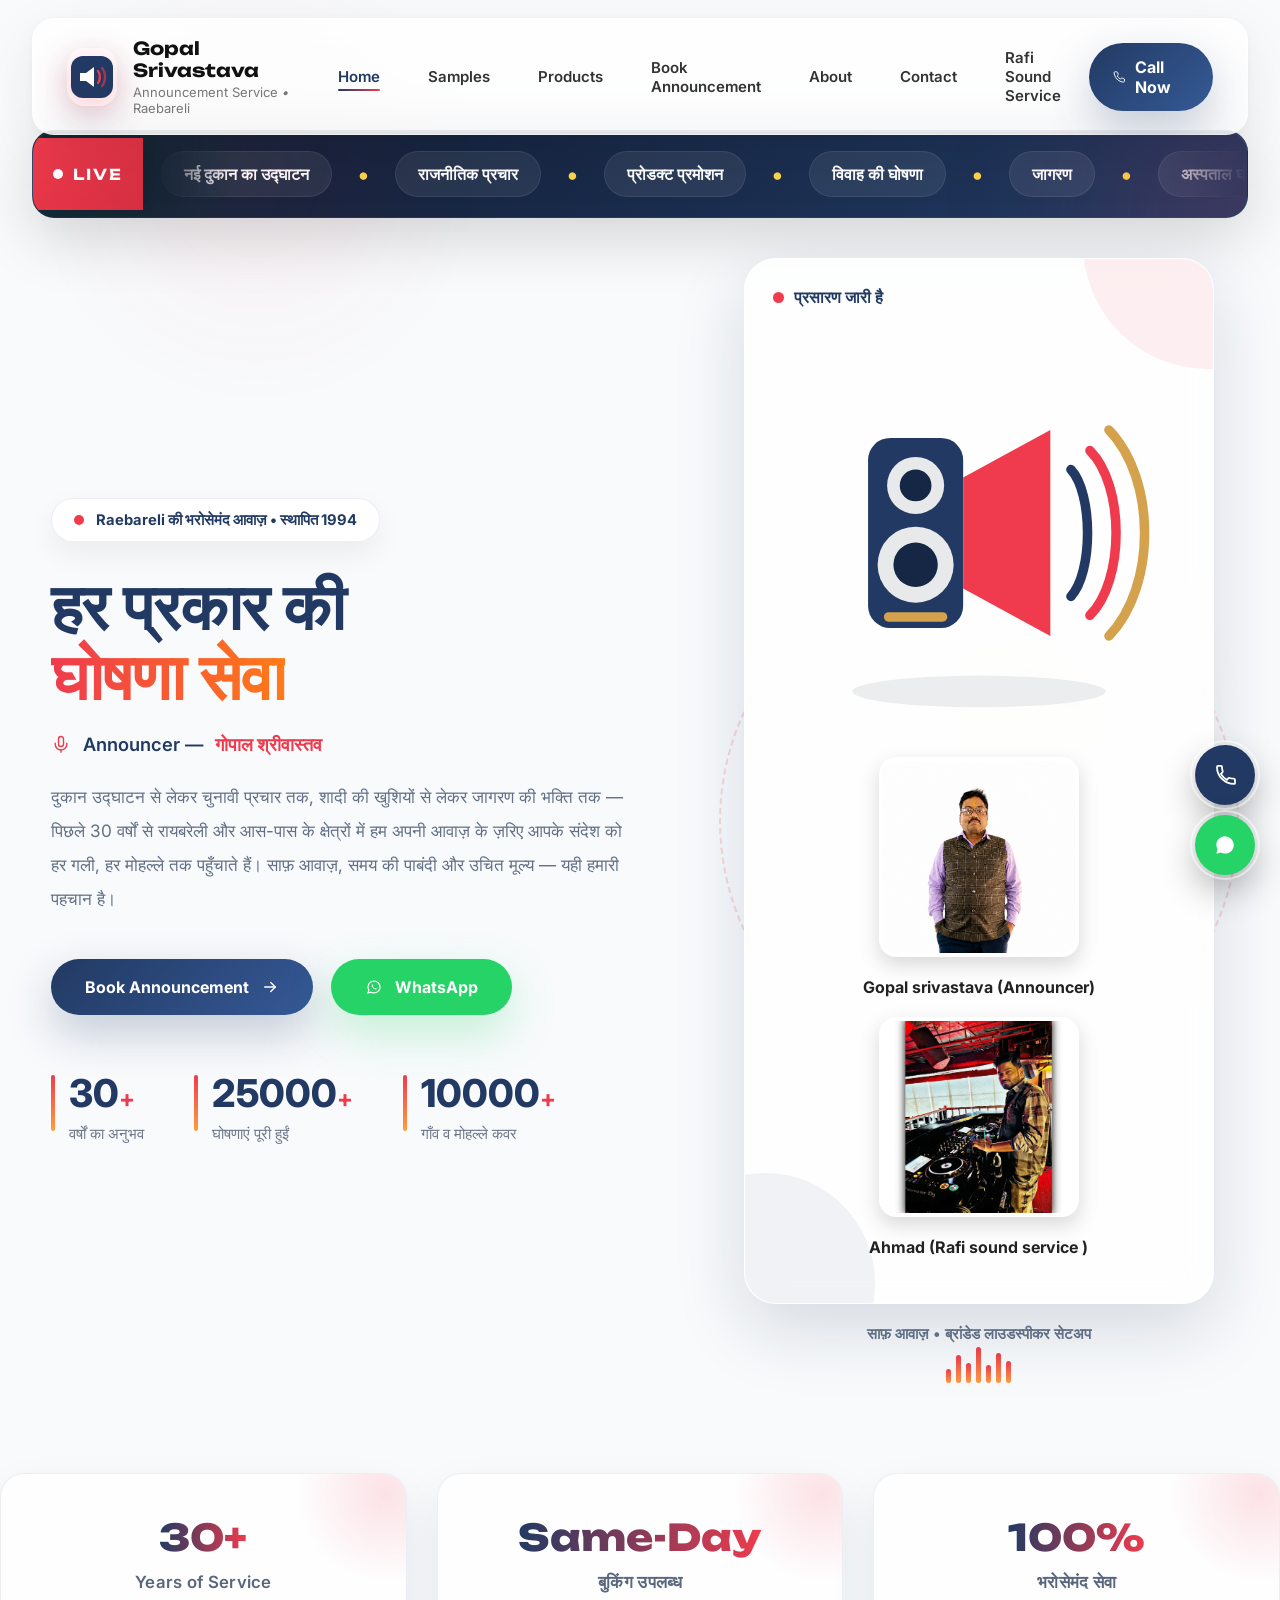
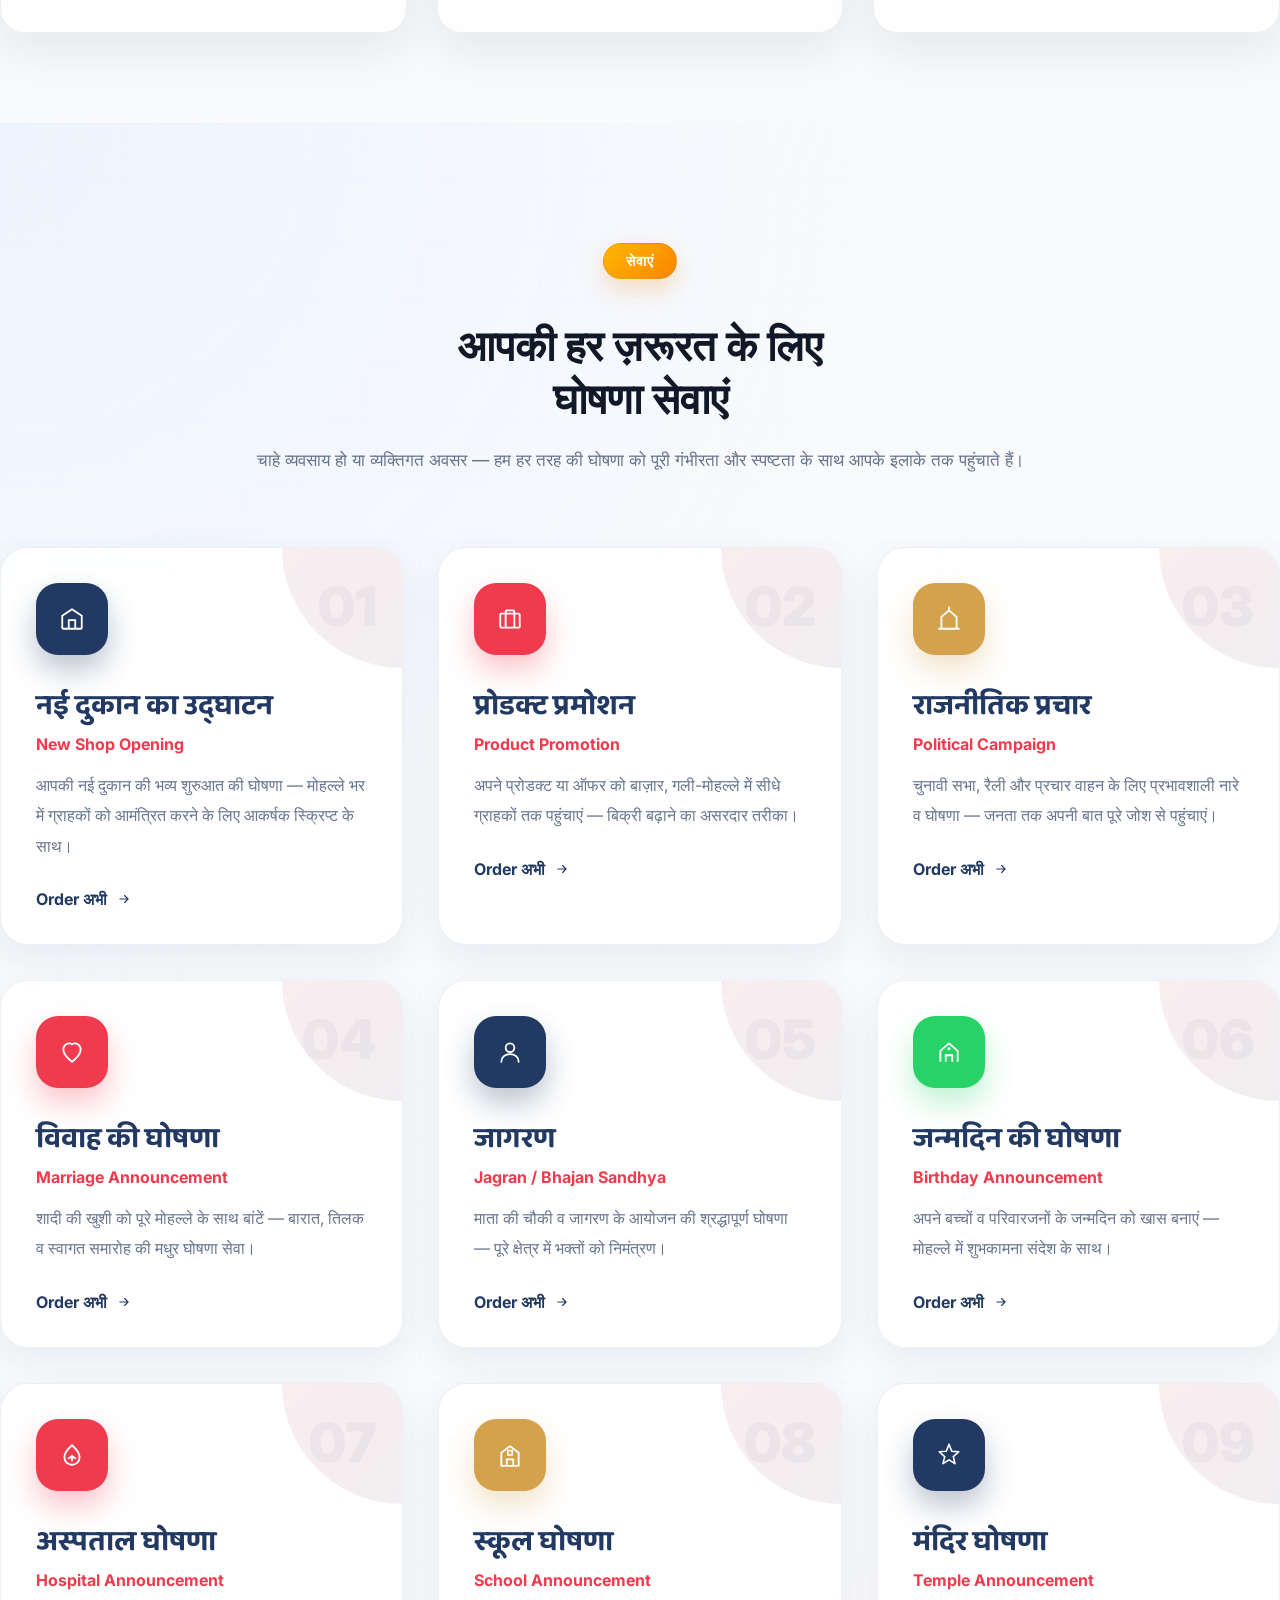
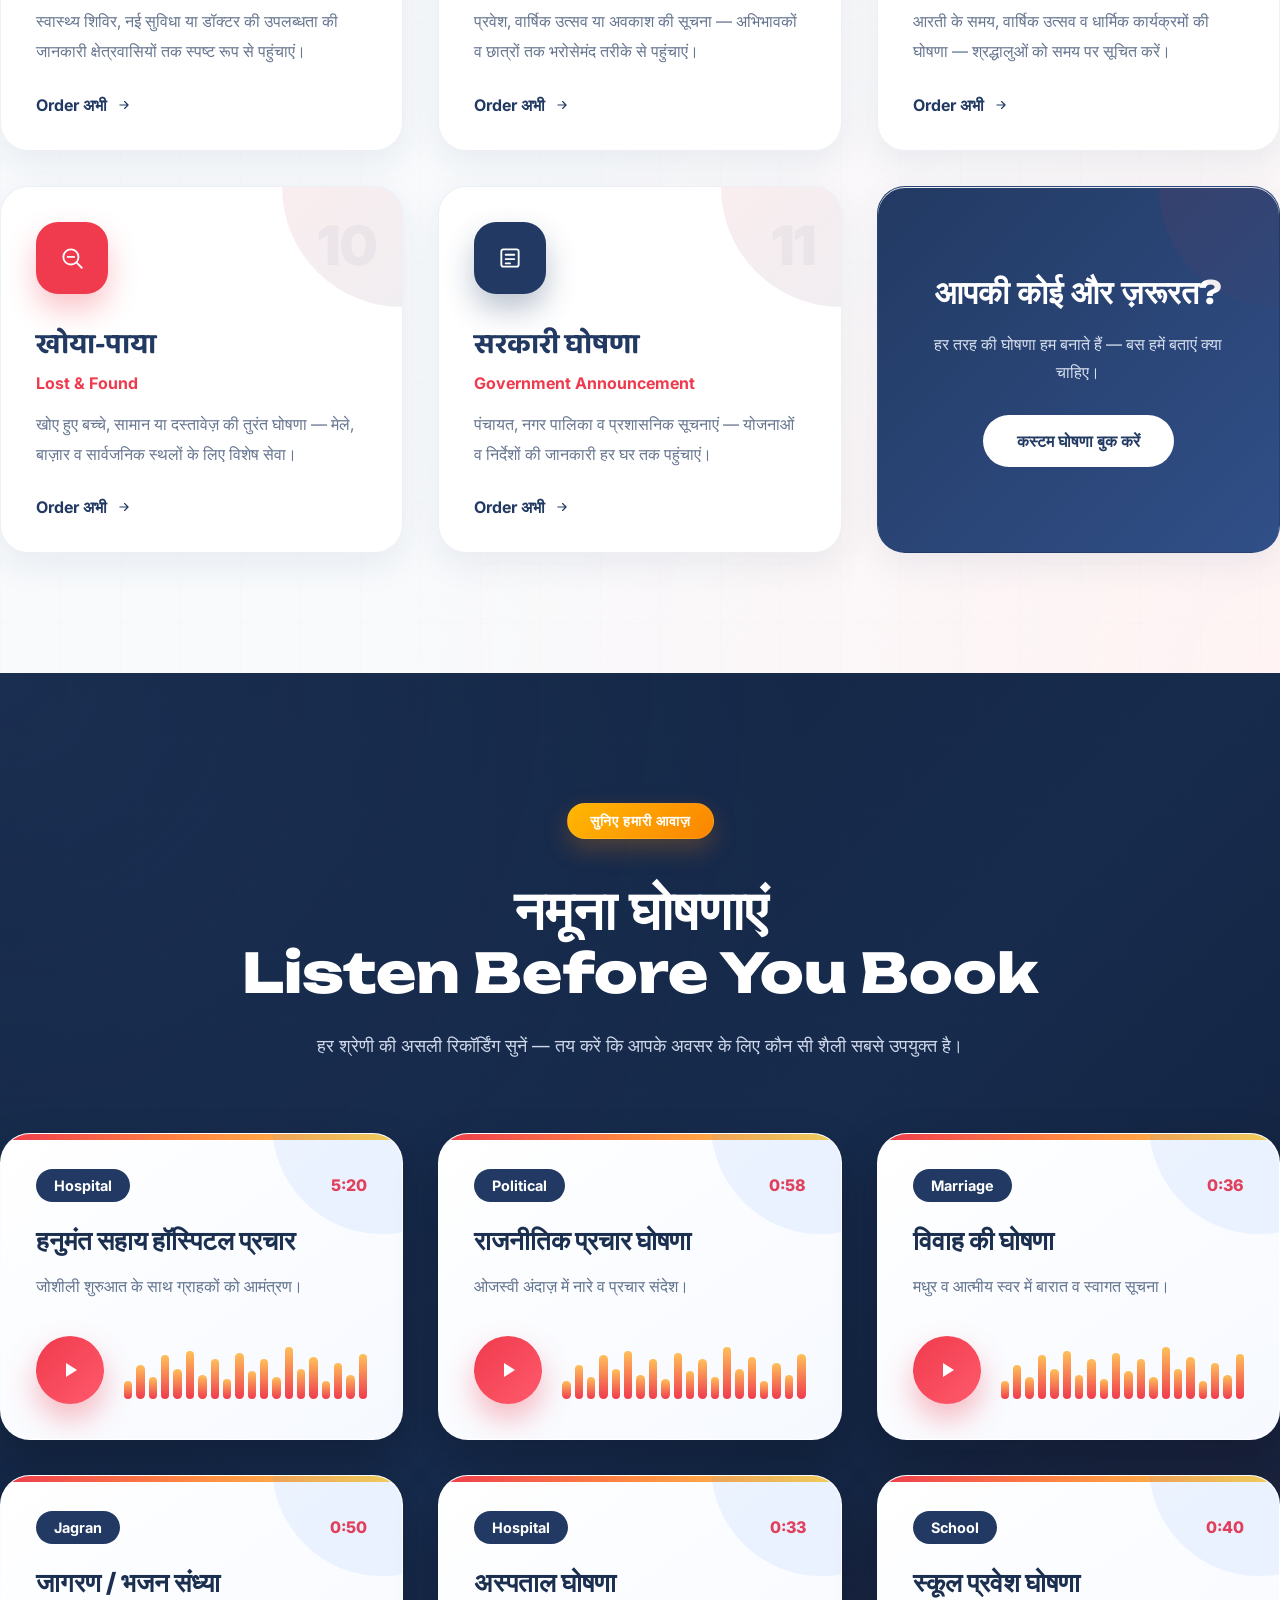
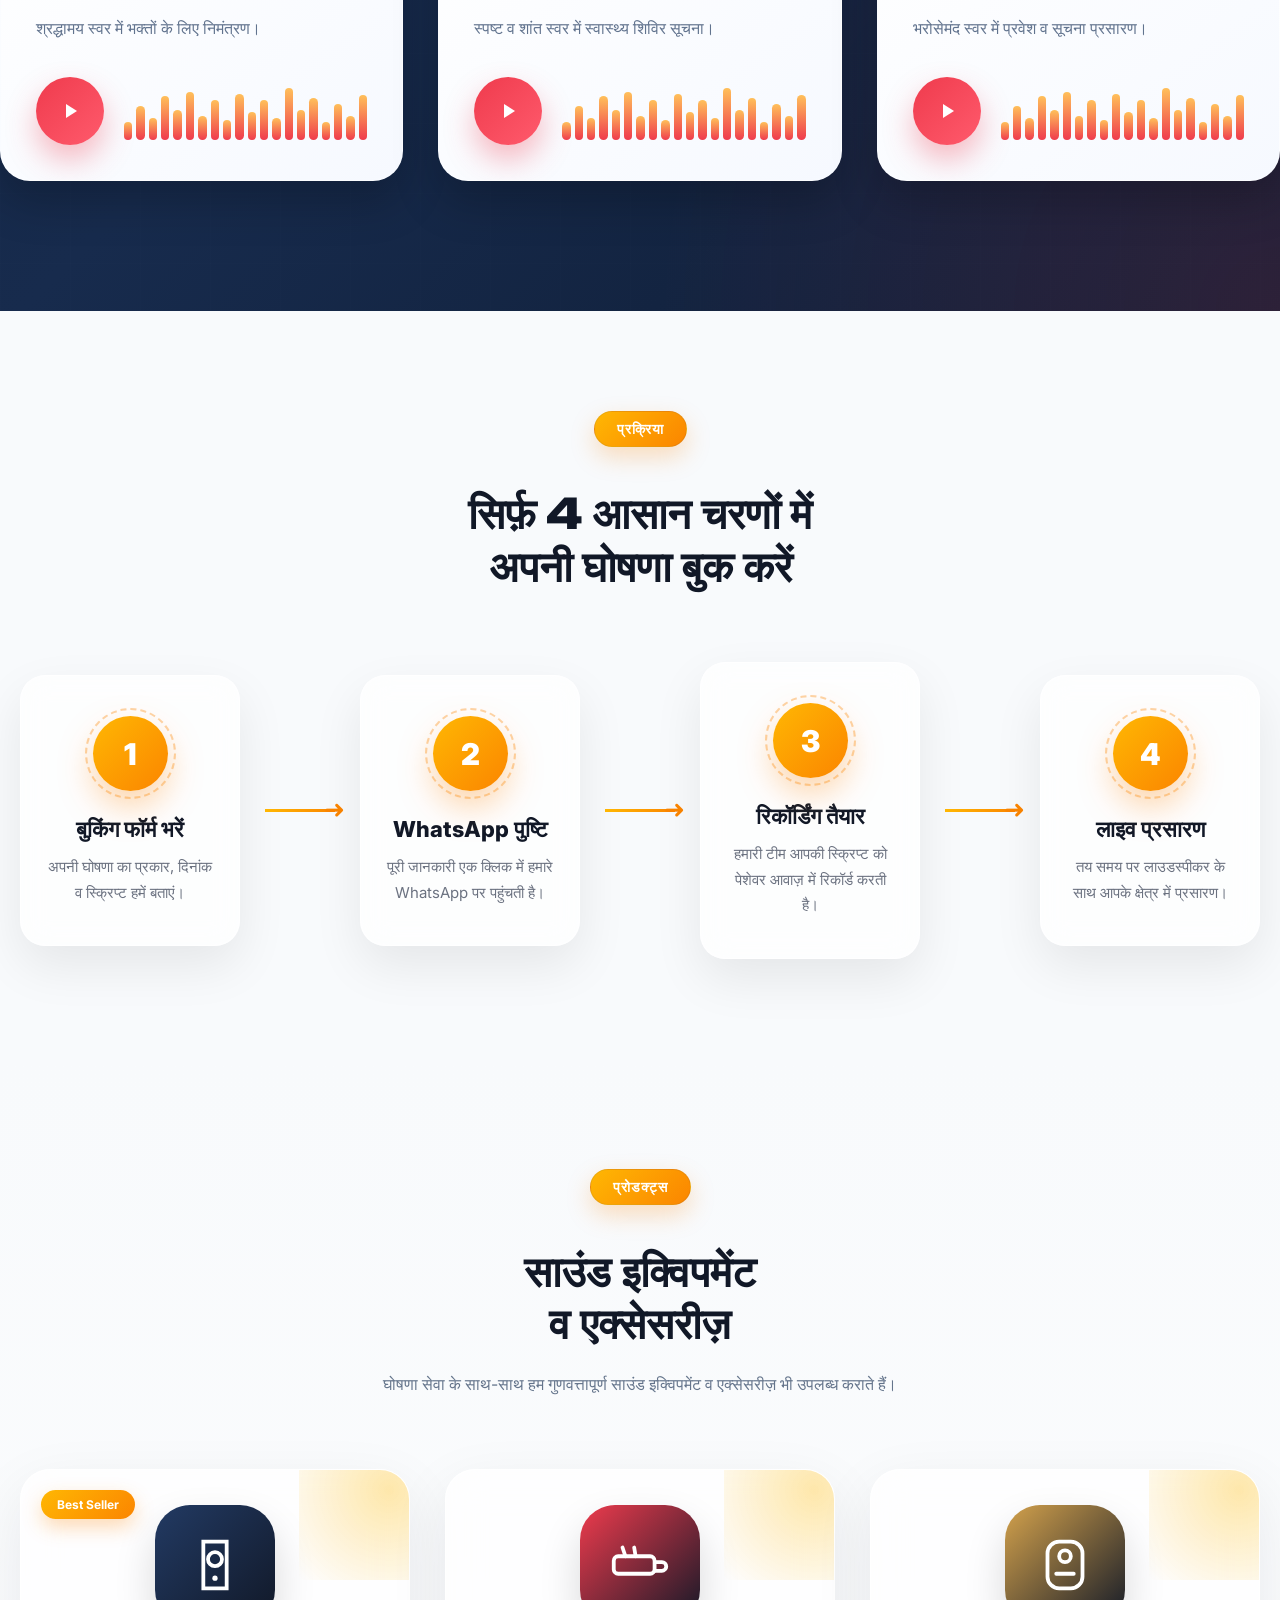
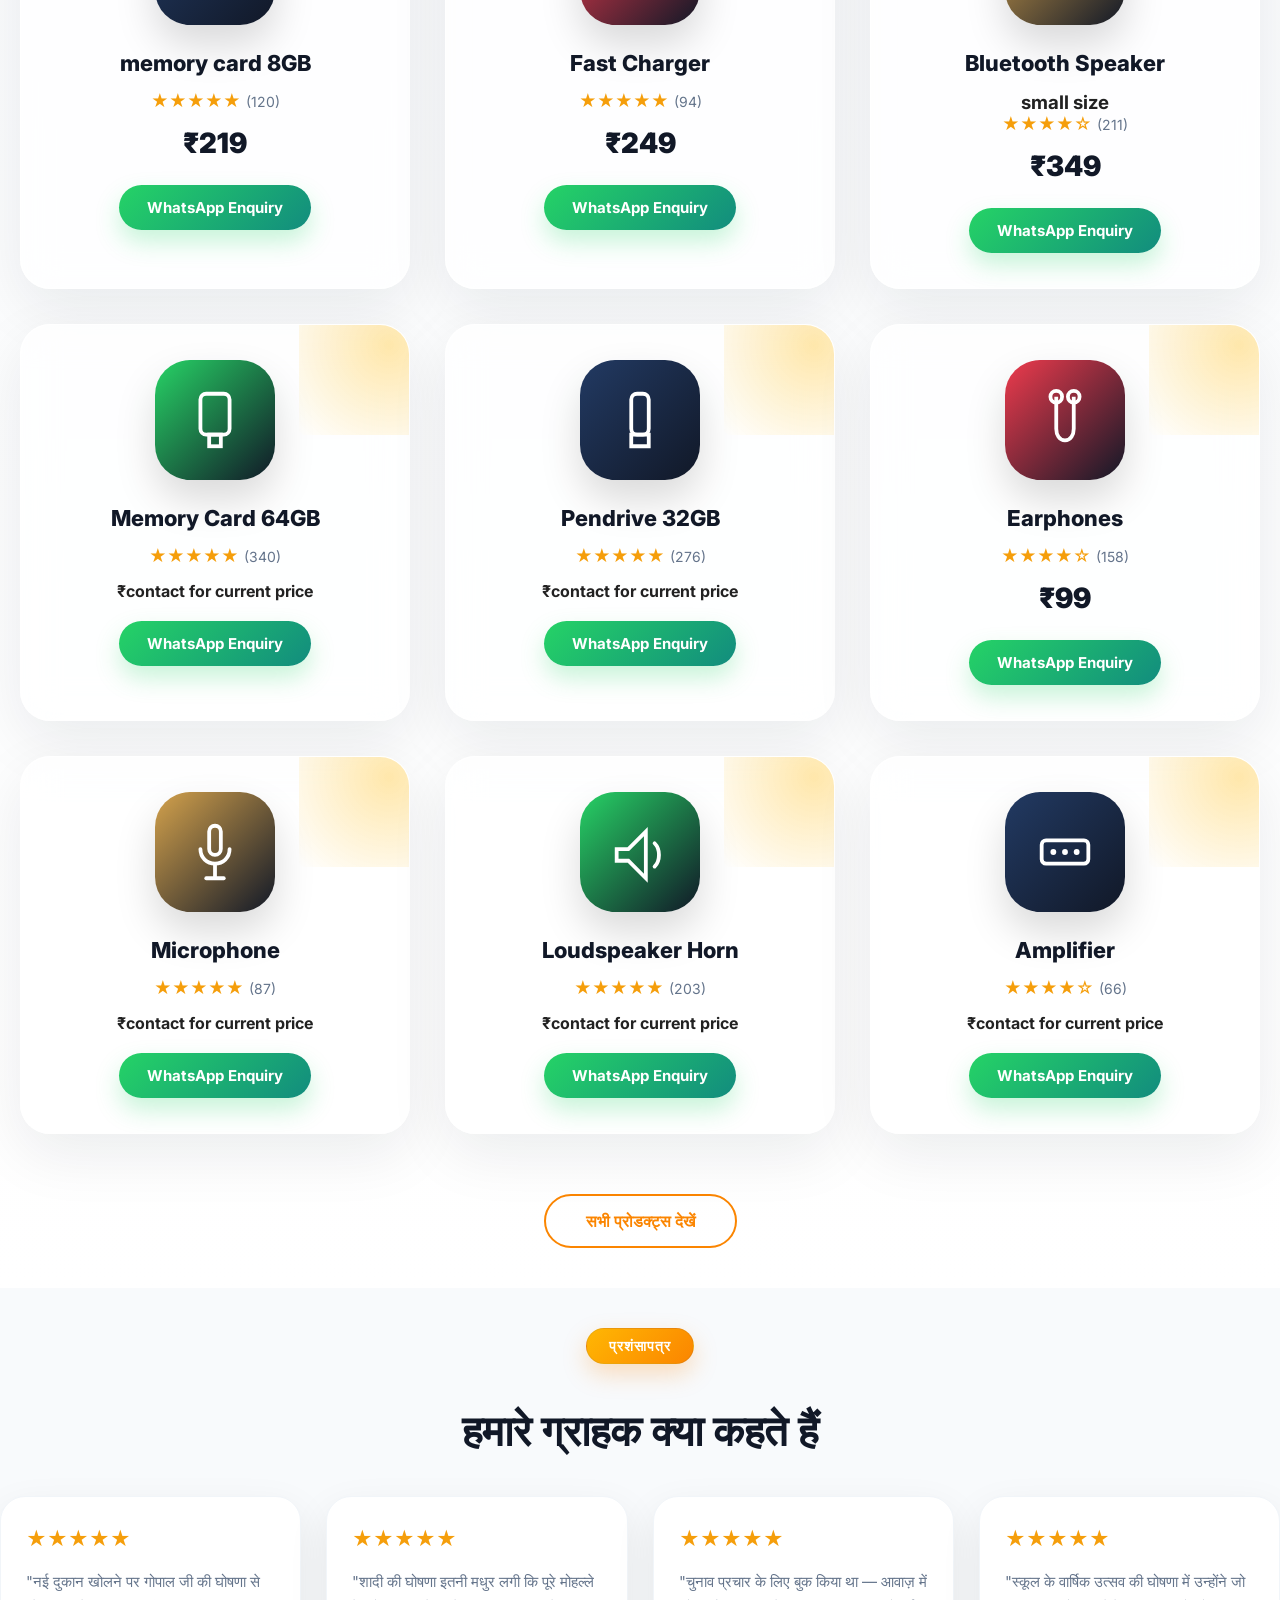
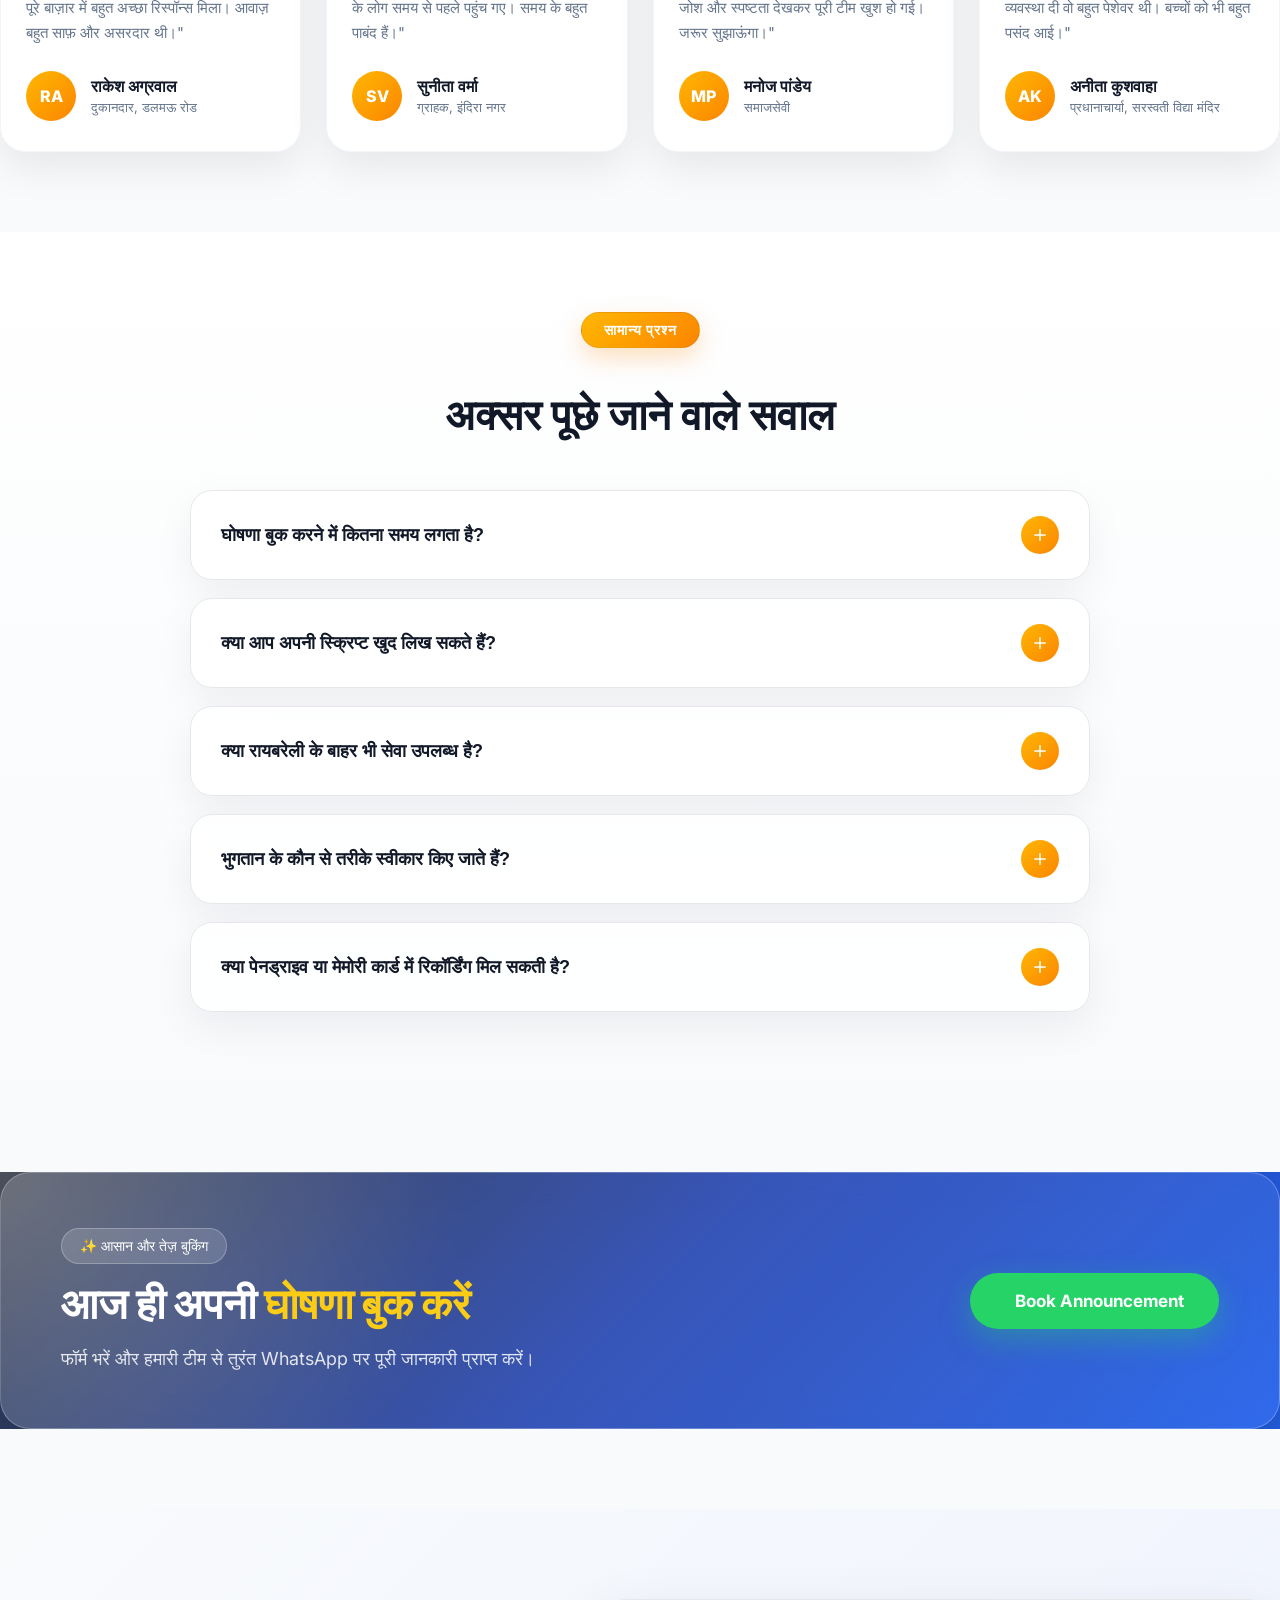
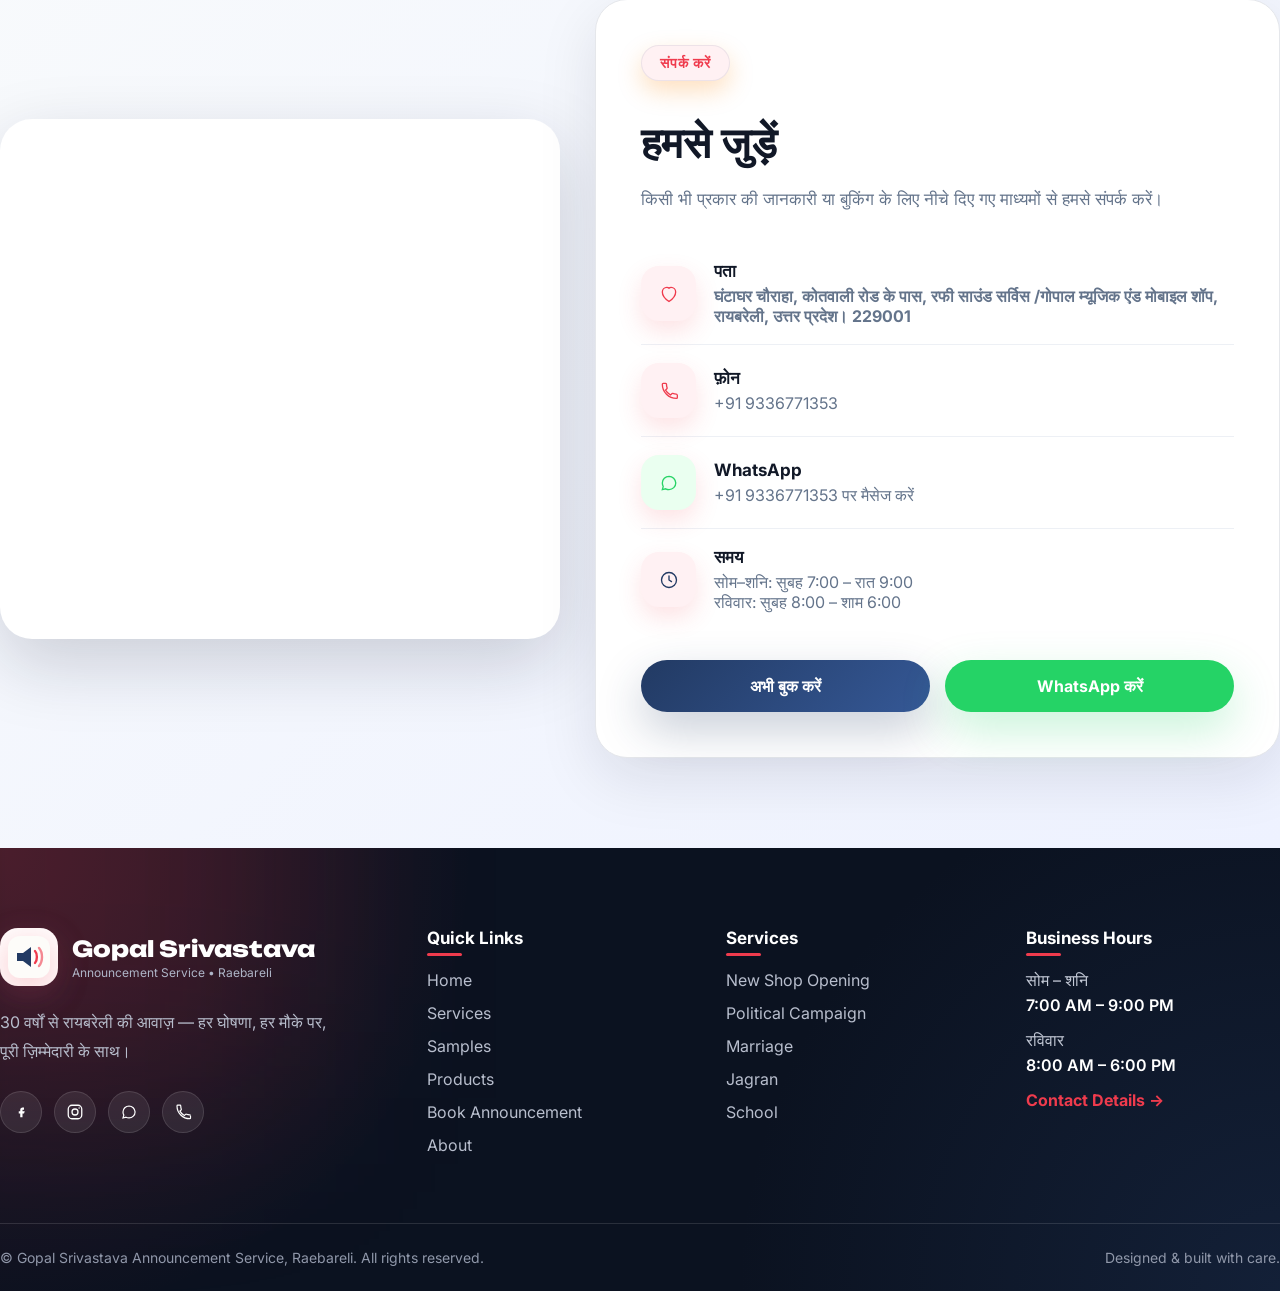
<file: html/index.html>
<!DOCTYPE html>
<html lang="hi">
<head>
<meta charset="UTF-8">
<meta name="viewport" content="width=device-width, initial-scale=1.0, maximum-scale=1.0, user-scalable=no">
<title>Gopal Srivastava Announcement Service | घोषणा सेवा, Raebareli</title>
<meta name="description" content="Raebareli की सबसे भरोसेमंद घोषणा सेवा — दुकान उद्घाटन, चुनाव प्रचार, शादी, जागरण, स्कूल व अस्पताल की घोषणाएं। 30+ वर्षों का अनुभव।">

<link rel="preconnect" href="https://fonts.googleapis.com">
<link rel="preconnect" href="https://fonts.gstatic.com" crossorigin>
<link href="https://fonts.googleapis.com/css2?family=Baloo+2:wght@500;600;700;800&family=Hind:wght@400;500;600;700&family=Unbounded:wght@400;500;600;700;800&family=Inter:wght@400;500;600;700&display=swap" rel="stylesheet">

<link rel="stylesheet" href="../css/index.css">

</head>
<body>

<!-- ============ CUSTOM CURSOR GLOW (decorative) ============ -->
<div class="cursor-glow" aria-hidden="true"></div>


<!-- ============ NAVBAR ============ -->
<header class="navbar" id="navbar">
  <div class="nav-inner container">
    <a href="#home" class="brand">
      <span class="brand-mark">
        <svg width="42" height="42" viewBox="0 0 42 42" fill="none">
          <rect width="42" height="42" rx="12" fill="#223A63"/>
          <path d="M9 17V25H15L23 31V11L15 17H9Z" fill="#FDFCF9"/>
          <path d="M27 15C29.5 17.5 29.5 24.5 27 27" stroke="#EF3B4D" stroke-width="2.4" stroke-linecap="round"/>
          <path d="M31 12C35 16.5 35 25.5 31 30" stroke="#EF3B4D" stroke-width="2.4" stroke-linecap="round" opacity="0.6"/>
        </svg>
      </span>
      <span class="brand-text">
        <span class="brand-name">Gopal Srivastava</span>
        <span class="brand-sub">Announcement Service <i>•</i> Raebareli</span>
      </span>
    </a>

    <nav class="nav-links" id="navLinks">
      <a href="#home" class="nav-link active">Home</a>
     
      <a href="#samples" class="nav-link">Samples</a>
      <a href="#products" class="nav-link">Products</a>
      <a href="booking.html" class="nav-link">Book Announcement</a>
      <a href="about.html" class="nav-link">About</a>
      <a href="contact.html" class="nav-link">Contact</a>
       <a href="service.html" class="nav-link"> Rafi Sound Service</a>
    </nav>

    <div class="nav-actions">
      <!-- <a href="admin.html" class="btn-admin" aria-label="Admin login">
        <svg width="17" height="17" viewBox="0 0 24 24" fill="none"><path d="M12 12C14.7614 12 17 9.76142 17 7C17 4.23858 14.7614 2 12 2C9.23858 2 7 4.23858 7 7C7 9.76142 9.23858 12 12 12Z" stroke="currentColor" stroke-width="1.8"/><path d="M20.5905 22C20.5905 18.13 16.7402 15 12.0005 15C7.26068 15 3.41042 18.13 3.41042 22" stroke="currentColor" stroke-width="1.8"/></svg>
        <span>Admin</span>
      </a> -->
      <a href="tel:+919336771353" class="btn-call-nav">
        <svg width="16" height="16" viewBox="0 0 24 24" fill="none"><path d="M22 16.92V19.92C22.0011 20.1985 21.9441 20.4742 21.8325 20.7294C21.7209 20.9845 21.5573 21.2136 21.3521 21.4019C21.1468 21.5901 20.9046 21.7335 20.6407 21.8227C20.3769 21.9119 20.0974 21.9451 19.82 21.92C16.7428 21.5856 13.787 20.5341 11.19 18.85C8.77383 17.3147 6.72534 15.2662 5.18999 12.85C3.49997 10.2412 2.44824 7.27099 2.11999 4.18C2.09501 3.90347 2.12787 3.62476 2.21649 3.36163C2.30512 3.09849 2.44756 2.85669 2.63476 2.65162C2.82196 2.44655 3.04981 2.28271 3.30379 2.17052C3.55778 2.05833 3.83234 2.00026 4.10999 2H7.10999C7.59522 1.99522 8.06574 2.16708 8.43376 2.48353C8.80178 2.79999 9.04207 3.23945 9.10999 3.72C9.23662 4.68007 9.47144 5.62273 9.80999 6.53C9.94454 6.88792 9.97366 7.27691 9.89391 7.65088C9.81415 8.02485 9.62886 8.36811 9.35999 8.64L8.08999 9.91C9.51355 12.4135 11.5865 14.4864 14.09 15.91L15.36 14.64C15.6319 14.3711 15.9751 14.1858 16.3491 14.1061C16.7231 14.0263 17.1121 14.0554 17.47 14.19C18.3773 14.5286 19.3199 14.7634 20.28 14.89C20.7658 14.9585 21.2094 15.2032 21.5265 15.5775C21.8437 15.9518 22.0122 16.4296 22 16.92Z" stroke="currentColor" stroke-width="1.8" stroke-linecap="round" stroke-linejoin="round"/></svg>
        <span>Call Now</span>
      </a>
    </div>

    <button class="nav-toggle" id="navToggle" aria-label="Toggle menu" aria-expanded="false">
      <span></span><span></span><span></span>
    </button>
  </div>
</header>

<!-- ============ LED TICKER ============ -->
<div class="ticker-board" role="marquee" aria-label="Service categories">
  <div class="ticker-label">LIVE</div>
  <div class="ticker-track" id="tickerTrack">
    <div class="ticker-group">
      <span class="ticker-item">नई दुकान का उद्घाटन</span>
      <span class="ticker-dot">•</span>
      <span class="ticker-item">राजनीतिक प्रचार</span>
      <span class="ticker-dot">•</span>
      <span class="ticker-item">प्रोडक्ट प्रमोशन</span>
      <span class="ticker-dot">•</span>
      <span class="ticker-item">विवाह की घोषणा</span>
      <span class="ticker-dot">•</span>
      <span class="ticker-item">जागरण</span>
      <span class="ticker-dot">•</span>
      <span class="ticker-item">अस्पताल घोषणा</span>
      <span class="ticker-dot">•</span>
      <span class="ticker-item">स्कूल घोषणा</span>
      <span class="ticker-dot">•</span>
      <span class="ticker-item">पेनड्राइव</span>
      <span class="ticker-dot">•</span>
      <span class="ticker-item">मेमोरी कार्ड</span>
      <span class="ticker-dot">•</span>
      <span class="ticker-item">लाइव लाउडस्पीकर</span>
      <span class="ticker-dot">•</span>
    </div>
    <div class="ticker-group" aria-hidden="true">
      <span class="ticker-item">नई दुकान का उद्घाटन</span>
      <span class="ticker-dot">•</span>
      <span class="ticker-item">राजनीतिक प्रचार</span>
      <span class="ticker-dot">•</span>
      <span class="ticker-item">प्रोडक्ट प्रमोशन</span>
      <span class="ticker-dot">•</span>
      <span class="ticker-item">विवाह की घोषणा</span>
      <span class="ticker-dot">•</span>
      <span class="ticker-item">जागरण</span>
      <span class="ticker-dot">•</span>
      <span class="ticker-item">अस्पताल घोषणा</span>
      <span class="ticker-dot">•</span>
      <span class="ticker-item">स्कूल घोषणा</span>
      <span class="ticker-dot">•</span>
      <span class="ticker-item">पेनड्राइव</span>
      <span class="ticker-dot">•</span>
      <span class="ticker-item">मेमोरी कार्ड</span>
      <span class="ticker-dot">•</span>
      <span class="ticker-item">लाइव लाउडस्पीकर</span>
      <span class="ticker-dot">•</span>
    </div>
  </div>
</div>







<main id="home">

  
<!-- ============ HERO ============ -->
<section class="hero">
  <div class="hero-noise" aria-hidden="true"></div>
  <div class="container hero-grid">
    <div class="hero-copy reveal-up">
      <span class="eyebrow"><span class="eyebrow-dot"></span>Raebareli की भरोसेमंद आवाज़ • स्थापित 1994</span>
      <h1 class="hero-title">
        हर प्रकार की<br>
        <span class="hero-title-accent">घोषणा सेवा</span>
      </h1>
      <p class="hero-announcer">
        <svg width="20" height="20" viewBox="0 0 24 24" fill="none" class="mic-ic"><path d="M12 15C13.66 15 15 13.66 15 12V6C15 4.34 13.66 3 12 3C10.34 3 9 4.34 9 6V12C9 13.66 10.34 15 12 15Z" stroke="#EF3B4D" stroke-width="1.7"/><path d="M19 11V12C19 15.87 15.87 19 12 19C8.13 19 5 15.87 5 12V11" stroke="#EF3B4D" stroke-width="1.7" stroke-linecap="round"/><path d="M12 19V22" stroke="#EF3B4D" stroke-width="1.7" stroke-linecap="round"/></svg>
        Announcer — <strong>गोपाल श्रीवास्तव</strong>
      </p>
      <p class="hero-desc">
        दुकान उद्घाटन से लेकर चुनावी प्रचार तक, शादी की खुशियों से लेकर जागरण की भक्ति तक — पिछले 30 वर्षों से रायबरेली और आस-पास के क्षेत्रों में हम अपनी आवाज़ के ज़रिए आपके संदेश को हर गली, हर मोहल्ले तक पहुँचाते हैं। साफ़ आवाज़, समय की पाबंदी और उचित मूल्य — यही हमारी पहचान है।
      </p>
      <div class="hero-actions">
        <a href="booking.html" class="btn btn-primary ripple">
          <span>Book Announcement</span>
          <svg width="18" height="18" viewBox="0 0 24 24" fill="none"><path d="M5 12H19" stroke="currentColor" stroke-width="2" stroke-linecap="round"/><path d="M13 6L19 12L13 18" stroke="currentColor" stroke-width="2" stroke-linecap="round" stroke-linejoin="round"/></svg>
        </a>
        <a href="https://wa.me/919336771353?text=नमस्ते%2C%20मुझे%20घोषणा%20सेवा%20के%20बारे%20में%20जानकारी%20चाहिए।" target="_blank" class="btn btn-whatsapp ripple">
          <svg width="18" height="18" viewBox="0 0 24 24" fill="none"><path d="M17.6 6.32A8.86 8.86 0 0 0 12.05 4C7.6 4 4 7.6 4 12.05c0 1.44.38 2.85 1.1 4.1L4 20l4-1.05a8.9 8.9 0 0 0 4.05.99c4.45 0 8.05-3.6 8.05-8.05a8.9 8.9 0 0 0-2.5-5.57Z" stroke="currentColor" stroke-width="1.6"/><path d="M9 9.5c0-.3.28-.9.5-1s.7-.1.85 0c.15.1.65 1.4.7 1.6.05.2 0 .4-.15.55l-.4.45c-.15.15-.1.4 0 .6.35.65 1.4 1.7 2.05 2.05.2.1.45.15.6 0l.45-.4c.15-.15.35-.2.55-.15.2.05 1.5.55 1.6.7.1.15.15.6 0 .85-.1.22-.7.5-1 .5s-2.3-.15-4.05-1.9S9 10.5 9 9.5Z" fill="currentColor"/></svg>
          <span>WhatsApp</span>
        </a>
      </div>
      <div class="hero-stats">
        <div class="stat">
          <span class="stat-num" data-count="30">30</span><span class="stat-plus">+</span>
          <span class="stat-label">वर्षों का अनुभव</span>
        </div>
        <div class="stat">
          <span class="stat-num" data-count="12000">25000</span><span class="stat-plus">+</span>
          <span class="stat-label">घोषणाएं पूरी हुईं</span>
        </div>
        <div class="stat">
          <span class="stat-num" data-count="480">10000</span><span class="stat-plus">+</span>
          <span class="stat-label">गाँव व मोहल्ले कवर</span>
        </div>
      </div>
    </div>

    <div class="hero-visual reveal-up" style="--delay:.15s">
      <div class="speaker-card">
        <div class="speaker-ring r1" aria-hidden="true"></div>
        <div class="speaker-ring r2" aria-hidden="true"></div>
        <div class="speaker-ring r3" aria-hidden="true"></div>
        <div class="speaker-card-glass">
          <div class="speaker-card-top">
            <span class="pulse-dot"></span> प्रसारण जारी है
          </div>
          <svg class="speaker-illustration" width="260" height="260" viewBox="0 0 260 260" fill="none">
            <ellipse cx="130" cy="230" rx="80" ry="10" fill="#152744" opacity="0.08"/>
            <rect x="60" y="70" width="60" height="120" rx="14" fill="#223A63"/>
            <circle cx="90" cy="100" r="18" fill="#FDFCF9" opacity="0.9"/>
            <circle cx="90" cy="100" r="10" fill="#152744"/>
            <circle cx="90" cy="150" r="24" fill="#FDFCF9" opacity="0.9"/>
            <circle cx="90" cy="150" r="14" fill="#152744"/>
            <rect x="70" y="180" width="40" height="6" rx="3" fill="#D4A24C"/>
            <path d="M120 95L175 65V195L120 165V95Z" fill="#EF3B4D"/>
            <path d="M188 90C202 105 202 155 188 170" stroke="#223A63" stroke-width="6" stroke-linecap="round" class="wave-arc wa1"/>
            <path d="M200 78C222 100 222 160 200 182" stroke="#EF3B4D" stroke-width="6" stroke-linecap="round" class="wave-arc wa2"/>
            <path d="M212 65C242 96 242 164 212 195" stroke="#D4A24C" stroke-width="6" stroke-linecap="round" class="wave-arc wa3"/>
          </svg>


<div class="speaker-images">
    <div class="speaker-image">
        <img src="../assets/image/gopal.jpeg" alt="gopal श्रीवास्तव"> 
         
        
    </div>
    <p><b>Gopal srivastava  (Announcer)</b></p>

    <div class="speaker-image">
        <img src="../assets/image/ahmad.jpeg" alt="AHMAD">
    </div>
    <p><b>Ahmad (Rafi sound service )</b></p>
</div>



</div>



          <div class="speaker-card-bottom">
          
            <p>साफ़ आवाज़ • ब्रांडेड लाउडस्पीकर सेटअप</p>
          </div>
           <div class="eq-bars" aria-hidden="true">
              <span></span><span></span><span></span><span></span><span></span><span></span><span></span>
            </div>
    
        </div>
      </div>
     
     
    </div>
  </div>

  <div class="scroll-cue" aria-hidden="true">
    
    <div class="scroll-line"><i></i></div>
  </div>
</section>

<!-- ============ TRUST STRIP ============ -->
<section class="trust-strip container">
  <div class="trust-item reveal-up"><strong>30+</strong><span>Years of Service</span></div>
  <div class="trust-item reveal-up" style="--delay:.1s"><strong>Same-Day</strong><span>बुकिंग उपलब्ध</span></div>
  <div class="trust-item reveal-up" style="--delay:.15s"><strong>100%</strong><span>भरोसेमंद सेवा</span></div>
</section>


<!-- ============ SERVICES ============ -->
<section class="services" id="services">
  <div class="container">
    <div class="section-head reveal-up">
      <span class="section-tag">सेवाएं</span>
      <h2 class="section-title">आपकी हर ज़रूरत के लिए<br>घोषणा सेवाएं</h2>
      <p class="section-desc">चाहे व्यवसाय हो या व्यक्तिगत अवसर — हम हर तरह की घोषणा को पूरी गंभीरता और स्पष्टता के साथ आपके इलाके तक पहुंचाते हैं।</p>
    </div>

    <div class="services-grid">

      <article class="service-card reveal-up">
        <div class="service-icon" style="--ic:#223A63">
          <svg width="26" height="26" viewBox="0 0 24 24" fill="none"><path d="M3 9L12 3L21 9V20C21 20.55 20.55 21 20 21H4C3.45 21 3 20.55 3 20V9Z" stroke="currentColor" stroke-width="1.7" stroke-linejoin="round"/><path d="M9 21V13H15V21" stroke="currentColor" stroke-width="1.7"/></svg>
        </div>
        <span class="service-no">01</span>
        <h3 class="service-title-hi">नई दुकान का उद्घाटन</h3>
        <p class="service-title-en">New Shop Opening</p>
        <p class="service-desc">आपकी नई दुकान की भव्य शुरुआत की घोषणा — मोहल्ले भर में ग्राहकों को आमंत्रित करने के लिए आकर्षक स्क्रिप्ट के साथ।</p>
        <a href="booking.html?type=shop-opening" class="service-order">Order अभी <svg width="14" height="14" viewBox="0 0 24 24" fill="none"><path d="M5 12H19M13 6L19 12L13 18" stroke="currentColor" stroke-width="2" stroke-linecap="round" stroke-linejoin="round"/></svg></a>
      </article>

      <article class="service-card reveal-up" style="--delay:.05s">
        <div class="service-icon" style="--ic:#EF3B4D">
          <svg width="26" height="26" viewBox="0 0 24 24" fill="none"><path d="M20 7H4C3.44772 7 3 7.44772 3 8V19C3 19.5523 3.44772 20 4 20H20C20.5523 20 21 19.5523 21 19V8C21 7.44772 20.5523 7 20 7Z" stroke="currentColor" stroke-width="1.7"/><path d="M16 20V5C16 4.44772 15.5523 4 15 4H9C8.44772 4 8 4.44772 8 5V20" stroke="currentColor" stroke-width="1.7"/></svg>
        </div>
        <span class="service-no">02</span>
        <h3 class="service-title-hi">प्रोडक्ट प्रमोशन</h3>
        <p class="service-title-en">Product Promotion</p>
        <p class="service-desc">अपने प्रोडक्ट या ऑफर को बाज़ार, गली-मोहल्ले में सीधे ग्राहकों तक पहुंचाएं — बिक्री बढ़ाने का असरदार तरीका।</p>
        <a href="booking.html?type=product-promotion" class="service-order">Order अभी <svg width="14" height="14" viewBox="0 0 24 24" fill="none"><path d="M5 12H19M13 6L19 12L13 18" stroke="currentColor" stroke-width="2" stroke-linecap="round" stroke-linejoin="round"/></svg></a>
      </article>

      <article class="service-card reveal-up" style="--delay:.1s">
        <div class="service-icon" style="--ic:#D4A24C">
          <svg width="26" height="26" viewBox="0 0 24 24" fill="none"><path d="M3 21H21" stroke="currentColor" stroke-width="1.7" stroke-linecap="round"/><path d="M5 21V10L12 4L19 10V21" stroke="currentColor" stroke-width="1.7" stroke-linejoin="round"/><path d="M12 4V2" stroke="currentColor" stroke-width="1.7" stroke-linecap="round"/><circle cx="12" cy="1.4" r="0.9" fill="currentColor"/></svg>
        </div>
        <span class="service-no">03</span>
        <h3 class="service-title-hi">राजनीतिक प्रचार</h3>
        <p class="service-title-en">Political Campaign</p>
        <p class="service-desc">चुनावी सभा, रैली और प्रचार वाहन के लिए प्रभावशाली नारे व घोषणा — जनता तक अपनी बात पूरे जोश से पहुंचाएं।</p>
        <a href="booking.html?type=political-campaign" class="service-order">Order अभी <svg width="14" height="14" viewBox="0 0 24 24" fill="none"><path d="M5 12H19M13 6L19 12L13 18" stroke="currentColor" stroke-width="2" stroke-linecap="round" stroke-linejoin="round"/></svg></a>
      </article>

      <article class="service-card reveal-up">
        <div class="service-icon" style="--ic:#EF3B4D">
          <svg width="26" height="26" viewBox="0 0 24 24" fill="none"><path d="M12 21C12 21 4 15.5 4 9.5C4 6.46 6.46 4 9.5 4C11 4 12 5 12 5C12 5 13 4 14.5 4C17.54 4 20 6.46 20 9.5C20 15.5 12 21 12 21Z" stroke="currentColor" stroke-width="1.7" stroke-linejoin="round"/></svg>
        </div>
        <span class="service-no">04</span>
        <h3 class="service-title-hi">विवाह की घोषणा</h3>
        <p class="service-title-en">Marriage Announcement</p>
        <p class="service-desc">शादी की खुशी को पूरे मोहल्ले के साथ बांटें — बारात, तिलक व स्वागत समारोह की मधुर घोषणा सेवा।</p>
        <a href="booking.html?type=marriage" class="service-order">Order अभी <svg width="14" height="14" viewBox="0 0 24 24" fill="none"><path d="M5 12H19M13 6L19 12L13 18" stroke="currentColor" stroke-width="2" stroke-linecap="round" stroke-linejoin="round"/></svg></a>
      </article>

      <article class="service-card reveal-up" style="--delay:.05s">
        <div class="service-icon" style="--ic:#223A63">
          <svg width="26" height="26" viewBox="0 0 24 24" fill="none"><circle cx="12" cy="8" r="4" stroke="currentColor" stroke-width="1.7"/><path d="M4 21C4 16.58 7.58 14 12 14C16.42 14 20 16.58 20 21" stroke="currentColor" stroke-width="1.7" stroke-linecap="round"/></svg>
        </div>
        <span class="service-no">05</span>
        <h3 class="service-title-hi">जागरण</h3>
        <p class="service-title-en">Jagran / Bhajan Sandhya</p>
        <p class="service-desc">माता की चौकी व जागरण के आयोजन की श्रद्धापूर्ण घोषणा — पूरे क्षेत्र में भक्तों को निमंत्रण।</p>
        <a href="booking.html?type=jagran" class="service-order">Order अभी <svg width="14" height="14" viewBox="0 0 24 24" fill="none"><path d="M5 12H19M13 6L19 12L13 18" stroke="currentColor" stroke-width="2" stroke-linecap="round" stroke-linejoin="round"/></svg></a>
      </article>

      <article class="service-card reveal-up" style="--delay:.1s">
        <div class="service-icon" style="--ic:#27D366">
          <svg width="26" height="26" viewBox="0 0 24 24" fill="none"><path d="M4 21V11L12 4L20 11V21" stroke="currentColor" stroke-width="1.7" stroke-linejoin="round"/><path d="M9 21V15H15V21" stroke="currentColor" stroke-width="1.7"/><circle cx="12" cy="9" r="1.4" fill="currentColor"/></svg>
        </div>
        <span class="service-no">06</span>
        <h3 class="service-title-hi">जन्मदिन की घोषणा</h3>
        <p class="service-title-en">Birthday Announcement</p>
        <p class="service-desc">अपने बच्चों व परिवारजनों के जन्मदिन को खास बनाएं — मोहल्ले में शुभकामना संदेश के साथ।</p>
        <a href="booking.html?type=birthday" class="service-order">Order अभी <svg width="14" height="14" viewBox="0 0 24 24" fill="none"><path d="M5 12H19M13 6L19 12L13 18" stroke="currentColor" stroke-width="2" stroke-linecap="round" stroke-linejoin="round"/></svg></a>
      </article>

      <article class="service-card reveal-up">
        <div class="service-icon" style="--ic:#EF3B4D">
          <svg width="26" height="26" viewBox="0 0 24 24" fill="none"><path d="M19 14C19 17.87 15.87 21 12 21C8.13 21 5 17.87 5 14C5 9 12 3 12 3C12 3 19 9 19 14Z" stroke="currentColor" stroke-width="1.7"/><path d="M12 17V13" stroke="currentColor" stroke-width="1.7" stroke-linecap="round"/><path d="M9 15L12 13L15 15" stroke="currentColor" stroke-width="1.7" stroke-linecap="round" stroke-linejoin="round"/></svg>
        </div>
        <span class="service-no">07</span>
        <h3 class="service-title-hi">अस्पताल घोषणा</h3>
        <p class="service-title-en">Hospital Announcement</p>
        <p class="service-desc">स्वास्थ्य शिविर, नई सुविधा या डॉक्टर की उपलब्धता की जानकारी क्षेत्रवासियों तक स्पष्ट रूप से पहुंचाएं।</p>
        <a href="booking.html?type=hospital" class="service-order">Order अभी <svg width="14" height="14" viewBox="0 0 24 24" fill="none"><path d="M5 12H19M13 6L19 12L13 18" stroke="currentColor" stroke-width="2" stroke-linecap="round" stroke-linejoin="round"/></svg></a>
      </article>

      <article class="service-card reveal-up" style="--delay:.05s">
        <div class="service-icon" style="--ic:#D4A24C">
          <svg width="26" height="26" viewBox="0 0 24 24" fill="none"><path d="M4 22V10L12 4L20 10V22" stroke="currentColor" stroke-width="1.7" stroke-linejoin="round"/><path d="M9 22V16H15V22" stroke="currentColor" stroke-width="1.7"/><path d="M4 22H20" stroke="currentColor" stroke-width="1.7" stroke-linecap="round"/><rect x="10" y="8" width="4" height="4" stroke="currentColor" stroke-width="1.4"/></svg>
        </div>
        <span class="service-no">08</span>
        <h3 class="service-title-hi">स्कूल घोषणा</h3>
        <p class="service-title-en">School Announcement</p>
        <p class="service-desc">प्रवेश, वार्षिक उत्सव या अवकाश की सूचना — अभिभावकों व छात्रों तक भरोसेमंद तरीके से पहुंचाएं।</p>
        <a href="booking.html?type=school" class="service-order">Order अभी <svg width="14" height="14" viewBox="0 0 24 24" fill="none"><path d="M5 12H19M13 6L19 12L13 18" stroke="currentColor" stroke-width="2" stroke-linecap="round" stroke-linejoin="round"/></svg></a>
      </article>

      <article class="service-card reveal-up" style="--delay:.1s">
        <div class="service-icon" style="--ic:#223A63">
          <svg width="26" height="26" viewBox="0 0 24 24" fill="none"><path d="M12 2L14.5 8.5L21 9L16 13.5L17.5 20L12 16.5L6.5 20L8 13.5L3 9L9.5 8.5L12 2Z" stroke="currentColor" stroke-width="1.5" stroke-linejoin="round"/></svg>
        </div>
        <span class="service-no">09</span>
        <h3 class="service-title-hi">मंदिर घोषणा</h3>
        <p class="service-title-en">Temple Announcement</p>
        <p class="service-desc">आरती के समय, वार्षिक उत्सव व धार्मिक कार्यक्रमों की घोषणा — श्रद्धालुओं को समय पर सूचित करें।</p>
        <a href="booking.html?type=temple" class="service-order">Order अभी <svg width="14" height="14" viewBox="0 0 24 24" fill="none"><path d="M5 12H19M13 6L19 12L13 18" stroke="currentColor" stroke-width="2" stroke-linecap="round" stroke-linejoin="round"/></svg></a>
      </article>

      <article class="service-card reveal-up">
        <div class="service-icon" style="--ic:#EF3B4D">
          <svg width="26" height="26" viewBox="0 0 24 24" fill="none"><circle cx="11" cy="11" r="7" stroke="currentColor" stroke-width="1.7"/><path d="M21 21L16.5 16.5" stroke="currentColor" stroke-width="1.7" stroke-linecap="round"/><path d="M8 11H14" stroke="currentColor" stroke-width="1.7" stroke-linecap="round"/></svg>
        </div>
        <span class="service-no">10</span>
        <h3 class="service-title-hi">खोया-पाया</h3>
        <p class="service-title-en">Lost &amp; Found</p>
        <p class="service-desc">खोए हुए बच्चे, सामान या दस्तावेज़ की तुरंत घोषणा — मेले, बाज़ार व सार्वजनिक स्थलों के लिए विशेष सेवा।</p>
        <a href="booking.html?type=lost-found" class="service-order">Order अभी <svg width="14" height="14" viewBox="0 0 24 24" fill="none"><path d="M5 12H19M13 6L19 12L13 18" stroke="currentColor" stroke-width="2" stroke-linecap="round" stroke-linejoin="round"/></svg></a>
      </article>

      <article class="service-card reveal-up" style="--delay:.05s">
        <div class="service-icon" style="--ic:#223A63">
          <svg width="26" height="26" viewBox="0 0 24 24" fill="none"><rect x="4" y="4" width="16" height="16" rx="2" stroke="currentColor" stroke-width="1.7"/><path d="M8 9H16" stroke="currentColor" stroke-width="1.7" stroke-linecap="round"/><path d="M8 13H16" stroke="currentColor" stroke-width="1.7" stroke-linecap="round"/><path d="M8 17H12" stroke="currentColor" stroke-width="1.7" stroke-linecap="round"/></svg>
        </div>
        <span class="service-no">11</span>
        <h3 class="service-title-hi">सरकारी घोषणा</h3>
        <p class="service-title-en">Government Announcement</p>
        <p class="service-desc">पंचायत, नगर पालिका व प्रशासनिक सूचनाएं — योजनाओं व निर्देशों की जानकारी हर घर तक पहुंचाएं।</p>
        <a href="booking.html?type=government" class="service-order">Order अभी <svg width="14" height="14" viewBox="0 0 24 24" fill="none"><path d="M5 12H19M13 6L19 12L13 18" stroke="currentColor" stroke-width="2" stroke-linecap="round" stroke-linejoin="round"/></svg></a>
      </article>

      <article class="service-card service-card-cta reveal-up" style="--delay:.1s">
        <h3>आपकी कोई और ज़रूरत?</h3>
        <p>हर तरह की घोषणा हम बनाते हैं — बस हमें बताएं क्या चाहिए।</p>
        <a href="booking.html" class="btn btn-outline-light ripple">कस्टम घोषणा बुक करें</a>
      </article>

    </div>
  </div>
</section>





<!-- ============ SAMPLES (DARK) ============ -->
<section class="samples" id="samples">
  <div class="samples-bg" aria-hidden="true"></div>
  <div class="container">
    <div class="section-head light reveal-up">
      <span class="section-tag section-tag-light">सुनिए हमारी आवाज़</span>
      <h2 class="section-title light">नमूना घोषणाएं<br>Listen Before You Book</h2>
      <p class="section-desc light">हर श्रेणी की असली रिकॉर्डिंग सुनें — तय करें कि आपके अवसर के लिए कौन सी शैली सबसे उपयुक्त है।</p>
    </div>

    <div class="samples-grid">

      <div class="sample-card reveal-up">
        <div class="sample-top">
          <span class="sample-category">Hospital</span>
          <span class="sample-duration">5:20</span>
        </div>
        <h4 class="sample-title">हनुमंत सहाय हॉस्पिटल प्रचार</h4>
        <p class="sample-desc">जोशीली शुरुआत के साथ ग्राहकों को आमंत्रण।</p>
        <div class="sample-player" data-audio="sample1">
          <button class="play-btn" aria-label="Play sample">
            <svg class="icon-play" width="16" height="16" viewBox="0 0 24 24" fill="currentColor"><path d="M8 5V19L19 12L8 5Z"/></svg>
            <svg class="icon-pause" width="16" height="16" viewBox="0 0 24 24" fill="currentColor" style="display:none"><rect x="6" y="5" width="4" height="14"/><rect x="14" y="5" width="4" height="14"/></svg>
          </button>
          <div class="waveform">
            <span></span><span></span><span></span><span></span><span></span><span></span><span></span><span></span><span></span><span></span><span></span><span></span><span></span><span></span><span></span><span></span><span></span><span></span><span></span><span></span>
          </div>
          <audio preload="none">
            <source src="../assets/audio/sample1.mp3" type="audio/mpeg">
          </audio>
        </div>
      </div>

      <div class="sample-card reveal-up" style="--delay:.05s">
        <div class="sample-top">
          <span class="sample-category">Political</span>
          <span class="sample-duration">0:58</span>
        </div>
        <h4 class="sample-title">राजनीतिक प्रचार घोषणा</h4>
        <p class="sample-desc">ओजस्वी अंदाज़ में नारे व प्रचार संदेश।</p>
        <div class="sample-player" data-audio="sample2">
          <button class="play-btn" aria-label="Play sample">
            <svg class="icon-play" width="16" height="16" viewBox="0 0 24 24" fill="currentColor"><path d="M8 5V19L19 12L8 5Z"/></svg>
            <svg class="icon-pause" width="16" height="16" viewBox="0 0 24 24" fill="currentColor" style="display:none"><rect x="6" y="5" width="4" height="14"/><rect x="14" y="5" width="4" height="14"/></svg>
          </button>
          <div class="waveform">
            <span></span><span></span><span></span><span></span><span></span><span></span><span></span><span></span><span></span><span></span><span></span><span></span><span></span><span></span><span></span><span></span><span></span><span></span><span></span><span></span>
          </div>
          <audio preload="none">
            <source src="assets/audio/sample2.mp3" type="audio/mpeg">
          </audio>
        </div>
      </div>

      <div class="sample-card reveal-up" style="--delay:.1s">
        <div class="sample-top">
          <span class="sample-category">Marriage</span>
          <span class="sample-duration">0:36</span>
        </div>
        <h4 class="sample-title">विवाह की घोषणा</h4>
        <p class="sample-desc">मधुर व आत्मीय स्वर में बारात व स्वागत सूचना।</p>
        <div class="sample-player" data-audio="sample3">
          <button class="play-btn" aria-label="Play sample">
            <svg class="icon-play" width="16" height="16" viewBox="0 0 24 24" fill="currentColor"><path d="M8 5V19L19 12L8 5Z"/></svg>
            <svg class="icon-pause" width="16" height="16" viewBox="0 0 24 24" fill="currentColor" style="display:none"><rect x="6" y="5" width="4" height="14"/><rect x="14" y="5" width="4" height="14"/></svg>
          </button>
          <div class="waveform">
            <span></span><span></span><span></span><span></span><span></span><span></span><span></span><span></span><span></span><span></span><span></span><span></span><span></span><span></span><span></span><span></span><span></span><span></span><span></span><span></span>
          </div>
          <audio preload="none">
            <source src="assets/audio/sample3.mp3" type="audio/mpeg">
          </audio>
        </div>
      </div>

      <div class="sample-card reveal-up">
        <div class="sample-top">
          <span class="sample-category">Jagran</span>
          <span class="sample-duration">0:50</span>
        </div>
        <h4 class="sample-title">जागरण / भजन संध्या</h4>
        <p class="sample-desc">श्रद्धामय स्वर में भक्तों के लिए निमंत्रण।</p>
        <div class="sample-player" data-audio="sample4">
          <button class="play-btn" aria-label="Play sample">
            <svg class="icon-play" width="16" height="16" viewBox="0 0 24 24" fill="currentColor"><path d="M8 5V19L19 12L8 5Z"/></svg>
            <svg class="icon-pause" width="16" height="16" viewBox="0 0 24 24" fill="currentColor" style="display:none"><rect x="6" y="5" width="4" height="14"/><rect x="14" y="5" width="4" height="14"/></svg>
          </button>
          <div class="waveform">
            <span></span><span></span><span></span><span></span><span></span><span></span><span></span><span></span><span></span><span></span><span></span><span></span><span></span><span></span><span></span><span></span><span></span><span></span><span></span><span></span>
          </div>
          <audio preload="none">
            <source src="assets/audio/sample4.mp3" type="audio/mpeg">
          </audio>
        </div>
      </div>

      <div class="sample-card reveal-up" style="--delay:.05s">
        <div class="sample-top">
          <span class="sample-category">Hospital</span>
          <span class="sample-duration">0:33</span>
        </div>
        <h4 class="sample-title">अस्पताल घोषणा</h4>
        <p class="sample-desc">स्पष्ट व शांत स्वर में स्वास्थ्य शिविर सूचना।</p>
        <div class="sample-player" data-audio="sample5">
          <button class="play-btn" aria-label="Play sample">
            <svg class="icon-play" width="16" height="16" viewBox="0 0 24 24" fill="currentColor"><path d="M8 5V19L19 12L8 5Z"/></svg>
            <svg class="icon-pause" width="16" height="16" viewBox="0 0 24 24" fill="currentColor" style="display:none"><rect x="6" y="5" width="4" height="14"/><rect x="14" y="5" width="4" height="14"/></svg>
          </button>
          <div class="waveform">
            <span></span><span></span><span></span><span></span><span></span><span></span><span></span><span></span><span></span><span></span><span></span><span></span><span></span><span></span><span></span><span></span><span></span><span></span><span></span><span></span>
          </div>
          <audio preload="none">
            <source src="assets/audio/sample5.mp3" type="audio/mpeg">
          </audio>
        </div>
      </div>

      <div class="sample-card reveal-up" style="--delay:.1s">
        <div class="sample-top">
          <span class="sample-category">School</span>
          <span class="sample-duration">0:40</span>
        </div>
        <h4 class="sample-title">स्कूल प्रवेश घोषणा</h4>
        <p class="sample-desc">भरोसेमंद स्वर में प्रवेश व सूचना प्रसारण।</p>
        <div class="sample-player" data-audio="sample6">
          <button class="play-btn" aria-label="Play sample">
            <svg class="icon-play" width="16" height="16" viewBox="0 0 24 24" fill="currentColor"><path d="M8 5V19L19 12L8 5Z"/></svg>
            <svg class="icon-pause" width="16" height="16" viewBox="0 0 24 24" fill="currentColor" style="display:none"><rect x="6" y="5" width="4" height="14"/><rect x="14" y="5" width="4" height="14"/></svg>
          </button>
          <div class="waveform">
            <span></span><span></span><span></span><span></span><span></span><span></span><span></span><span></span><span></span><span></span><span></span><span></span><span></span><span></span><span></span><span></span><span></span><span></span><span></span><span></span>
          </div>
          <audio preload="none">
            <source src="assets/audio/sample6.mp3" type="audio/mpeg">
          </audio>
        </div>
      </div>

    </div>
  </div>
</section>

















<!-- ============ HOW IT WORKS ============ -->
<section class="process container">
  <div class="section-head reveal-up">
    <span class="section-tag">प्रक्रिया</span>
    <h2 class="section-title">सिर्फ़ 4 आसान चरणों में<br>अपनी घोषणा बुक करें</h2>
  </div>
  <div class="process-grid">
    <div class="process-step reveal-up">
      <div class="process-num">1</div>
      <h3>बुकिंग फॉर्म भरें</h3>
      <p>अपनी घोषणा का प्रकार, दिनांक व स्क्रिप्ट हमें बताएं।</p>
    </div>
    <div class="process-connector" aria-hidden="true"></div>
    <div class="process-step reveal-up" style="--delay:.08s">
      <div class="process-num">2</div>
      <h3>WhatsApp पुष्टि</h3>
      <p>पूरी जानकारी एक क्लिक में हमारे WhatsApp पर पहुंचती है।</p>
    </div>
    <div class="process-connector" aria-hidden="true"></div>
    <div class="process-step reveal-up" style="--delay:.16s">
      <div class="process-num">3</div>
      <h3>रिकॉर्डिंग तैयार</h3>
      <p>हमारी टीम आपकी स्क्रिप्ट को पेशेवर आवाज़ में रिकॉर्ड करती है।</p>
    </div>
    <div class="process-connector" aria-hidden="true"></div>
    <div class="process-step reveal-up" style="--delay:.24s">
      <div class="process-num">4</div>
      <h3>लाइव प्रसारण</h3>
      <p>तय समय पर लाउडस्पीकर के साथ आपके क्षेत्र में प्रसारण।</p>
    </div>
  </div>
</section>


















<!-- ============ PRODUCTS ============ -->
<section class="products" id="products">
  <div class="container">
    <div class="section-head reveal-up">
      <span class="section-tag">प्रोडक्ट्स</span>
      <h2 class="section-title">साउंड इक्विपमेंट<br>व एक्सेसरीज़</h2>
      <p class="section-desc">घोषणा सेवा के साथ-साथ हम गुणवत्तापूर्ण साउंड इक्विपमेंट व एक्सेसरीज़ भी उपलब्ध कराते हैं।</p>
    </div>

    <div class="products-grid">

      <div class="product-card reveal-up">
        <div class="product-badge">Best Seller</div>
        <div class="product-img" style="--pc:#223A63">
          <svg width="70" height="70" viewBox="0 0 24 24" fill="none"><path d="M8 4H16V20H8V4Z" stroke="currentColor" stroke-width="1.3"/><circle cx="12" cy="10" r="2.4" stroke="currentColor" stroke-width="1.3"/><circle cx="12" cy="16.5" r="0.9" fill="currentColor"/></svg>
        </div>
        <h4>memory card 8GB</h4>
        <div class="product-rating">★★★★★ <span>(120)</span></div>
        <div class="product-price">₹219</div>
        
        <a class="product-enquire" href="https://wa.me/919336771353?text=नमस्ते%2C%20मुझे%20Mobile%20Cover%20के%20बारे%20में%20जानकारी%20चाहिए।" target="_blank">WhatsApp Enquiry</a>
      </div>

      <div class="product-card reveal-up" style="--delay:.04s">
        <div class="product-img" style="--pc:#EF3B4D">
          <svg width="70" height="70" viewBox="0 0 24 24" fill="none"><rect x="3" y="9" width="14" height="6" rx="1.5" stroke="currentColor" stroke-width="1.3"/><path d="M17 11H19.5C20.3 11 21 11.7 21 12.5C21 13.3 20.3 14 19.5 14H17" stroke="currentColor" stroke-width="1.3"/><path d="M6 6L7 9M10 6L10.5 9" stroke="currentColor" stroke-width="1.3" stroke-linecap="round"/></svg>
        </div>
        <h4>Fast Charger</h4>
        <div class="product-rating">★★★★★ <span>(94)</span></div>
        <div class="product-price">₹249</div>
        <a class="product-enquire" href="https://wa.me/919336771353?text=नमस्ते%2C%20मुझे%20Fast%20Charger%20के%20बारे%20में%20जानकारी%20चाहिए।" target="_blank">WhatsApp Enquiry</a>
      </div>

      <div class="product-card reveal-up" style="--delay:.08s">
        <div class="product-img" style="--pc:#D4A24C">
          <svg width="70" height="70" viewBox="0 0 24 24" fill="none"><rect x="6" y="4" width="12" height="16" rx="4" stroke="currentColor" stroke-width="1.3"/><circle cx="12" cy="9" r="2" stroke="currentColor" stroke-width="1.3"/><path d="M9 15H15" stroke="currentColor" stroke-width="1.3" stroke-linecap="round"/></svg>
        </div>
        <h4>Bluetooth Speaker </h4>
        <h3>small size </h3>
        <div class="product-rating">★★★★☆ <span>(211)</span></div>
      <div class="product-price">₹349</div>
        <a class="product-enquire" href="https://wa.me/919336771353?text=नमस्ते%2C%20मुझे%20Bluetooth%20Speaker%20के%20बारे%20में%20जानकारी%20चाहिए।" target="_blank">WhatsApp Enquiry</a>
      </div>

      <div class="product-card reveal-up">
        <div class="product-img" style="--pc:#27D366">
          <svg width="70" height="70" viewBox="0 0 24 24" fill="none"><rect x="7" y="3" width="10" height="14" rx="2" stroke="currentColor" stroke-width="1.3"/><rect x="10" y="17" width="4" height="4" stroke="currentColor" stroke-width="1.3"/></svg>
        </div>
        <h4>Memory Card 64GB</h4>
        <div class="product-rating">★★★★★ <span>(340)</span></div>
       <div > <b>₹contact for current price </b></div><br>
        <a class="product-enquire" href="https://wa.me/919336771353?text=नमस्ते%2C%20मुझे%20Memory%20Card%20के%20बारे%20में%20जानकारी%20चाहिए।" target="_blank">WhatsApp Enquiry</a>
      </div>

      <div class="product-card reveal-up" style="--delay:.04s">
        <div class="product-img" style="--pc:#223A63">
          <svg width="70" height="70" viewBox="0 0 24 24" fill="none"><rect x="9" y="3" width="6" height="14" rx="2" stroke="currentColor" stroke-width="1.3"/><path d="M9 17H15V21H9V17Z" stroke="currentColor" stroke-width="1.3"/></svg>
        </div>
        <h4>Pendrive 32GB</h4>
        <div class="product-rating">★★★★★ <span>(276)</span></div>
        <div > <b>₹contact for current price </b></div><br>
        <a class="product-enquire" href="https://wa.me/919336771353?text=नमस्ते%2C%20मुझे%20Pendrive%20के%20बारे%20में%20जानकारी%20चाहिए।" target="_blank">WhatsApp Enquiry</a>
      </div>

      <div class="product-card reveal-up" style="--delay:.08s">
        <div class="product-img" style="--pc:#EF3B4D">
          <svg width="70" height="70" viewBox="0 0 24 24" fill="none"><path d="M9 4C9 4 9 12 9 15C9 17 10 19 12 19C14 19 15 17 15 15C15 12 15 4 15 4" stroke="currentColor" stroke-width="1.3"/><circle cx="9" cy="4" r="2" stroke="currentColor" stroke-width="1.3"/><circle cx="15" cy="4" r="2" stroke="currentColor" stroke-width="1.3"/></svg>
        </div>
        <h4>Earphones</h4>
        <div class="product-rating">★★★★☆ <span>(158)</span></div>
       <div class="product-price">₹99</div>
        <a class="product-enquire" href="https://wa.me/919336771353?text=नमस्ते%2C%20मुझे%20Earphones%20के%20बारे%20में%20जानकारी%20चाहिए।" target="_blank">WhatsApp Enquiry</a>
      </div>

      <div class="product-card reveal-up">
        <div class="product-img" style="--pc:#D4A24C">
          <svg width="70" height="70" viewBox="0 0 24 24" fill="none"><rect x="10" y="3" width="4" height="10" rx="2" stroke="currentColor" stroke-width="1.3"/><path d="M7 11C7 14 9.2 16 12 16C14.8 16 17 14 17 11" stroke="currentColor" stroke-width="1.3" stroke-linecap="round"/><path d="M12 16V21" stroke="currentColor" stroke-width="1.3"/><path d="M9 21H15" stroke="currentColor" stroke-width="1.3" stroke-linecap="round"/></svg>
        </div>
        <h4>Microphone</h4>
        <div class="product-rating">★★★★★ <span>(87)</span></div>
    <div > <b>₹contact for current price </b></div><br>
        <a class="product-enquire" href="https://wa.me/919336771353?text=नमस्ते%2C%20मुझे%20Microphone%20के%20बारे%20में%20जानकारी%20चाहिए।" target="_blank">WhatsApp Enquiry</a>
      </div>

      <div class="product-card reveal-up" style="--delay:.04s">
        <div class="product-img" style="--pc:#27D366">
          <svg width="70" height="70" viewBox="0 0 24 24" fill="none"><path d="M4 15V19H8L14 25V9L8 15H4Z" transform="translate(0 -4)" stroke="currentColor" stroke-width="1.3"/><path d="M17 9C19 11 19 15 17 17" stroke="currentColor" stroke-width="1.3" stroke-linecap="round"/></svg>
        </div>
        <h4>Loudspeaker Horn</h4>
        <div class="product-rating">★★★★★ <span>(203)</span></div>
       <div > <b>₹contact for current price </b></div><br>
        <a class="product-enquire" href="https://wa.me/919336771353?text=नमस्ते%2C%20मुझे%20Loudspeaker%20के%20बारे%20में%20जानकारी%20चाहिए।" target="_blank">WhatsApp Enquiry</a>
      </div>

      <div class="product-card reveal-up" style="--delay:.08s">
        <div class="product-img" style="--pc:#223A63">
          <svg width="70" height="70" viewBox="0 0 24 24" fill="none"><rect x="4" y="8" width="16" height="8" rx="1.5" stroke="currentColor" stroke-width="1.3"/><circle cx="8" cy="12" r="1" fill="currentColor"/><circle cx="12" cy="12" r="1" fill="currentColor"/><circle cx="16" cy="12" r="1" fill="currentColor"/></svg>
        </div>
        <h4>Amplifier</h4>
        <div class="product-rating">★★★★☆ <span>(66)</span></div>
        <div > <b>₹contact for current price </b></div><br>
        <a class="product-enquire" href="https://wa.me/919336771353?text=नमस्ते%2C%20मुझे%20Amplifier%20के%20बारे%20में%20जानकारी%20चाहिए।" target="_blank">WhatsApp Enquiry</a>
      </div>

    </div>

    <div class="products-viewall reveal-up">
      <a href="products.html" class="btn btn-outline ripple">सभी प्रोडक्ट्स देखें</a>
    </div>
  </div>
</section>


















<!-- ============ REVIEWS ============ -->
<section class="reviews container">
  <div class="section-head reveal-up">
    <span class="section-tag">प्रशंसापत्र</span>
    <h2 class="section-title">हमारे ग्राहक क्या कहते हैं</h2>
  </div>

  <div class="reviews-grid">
    <div class="review-card reveal-up">
      <div class="review-stars">★★★★★</div>
      <p class="review-text">"नई दुकान खोलने पर गोपाल जी की घोषणा से पूरे बाज़ार में बहुत अच्छा रिस्पॉन्स मिला। आवाज़ बहुत साफ़ और असरदार थी।"</p>
      <div class="review-author">
        <div class="review-avatar">RA</div>
        <div><strong>राकेश अग्रवाल</strong><span>दुकानदार, डलमऊ रोड</span></div>
      </div>
    </div>
    <div class="review-card reveal-up" style="--delay:.06s">
      <div class="review-stars">★★★★★</div>
      <p class="review-text">"शादी की घोषणा इतनी मधुर लगी कि पूरे मोहल्ले के लोग समय से पहले पहुंच गए। समय के बहुत पाबंद हैं।"</p>
      <div class="review-author">
        <div class="review-avatar">SV</div>
        <div><strong>सुनीता वर्मा</strong><span>ग्राहक, इंदिरा नगर</span></div>
      </div>
    </div>
    <div class="review-card reveal-up" style="--delay:.12s">
      <div class="review-stars">★★★★★</div>
      <p class="review-text">"चुनाव प्रचार के लिए बुक किया था — आवाज़ में जोश और स्पष्टता देखकर पूरी टीम खुश हो गई। जरूर सुझाऊंगा।"</p>
      <div class="review-author">
        <div class="review-avatar">MP</div>
        <div><strong>मनोज पांडेय</strong><span>समाजसेवी</span></div>
      </div>
    </div>
    <div class="review-card reveal-up">
      <div class="review-stars">★★★★★</div>
      <p class="review-text">"स्कूल के वार्षिक उत्सव की घोषणा में उन्होंने जो व्यवस्था दी वो बहुत पेशेवर थी। बच्चों को भी बहुत पसंद आई।"</p>
      <div class="review-author">
        <div class="review-avatar">AK</div>
        <div><strong>अनीता कुशवाहा</strong><span>प्रधानाचार्या, सरस्वती विद्या मंदिर</span></div>
      </div>
    </div>
  </div>
</section>






<!-- ============ FAQ ============ -->
<section class="faq" id="faq">
  <div class="container">
    <div class="section-head reveal-up">
      <span class="section-tag">सामान्य प्रश्न</span>
      <h2 class="section-title">अक्सर पूछे जाने वाले सवाल</h2>
    </div>

    <div class="faq-list">
      <div class="faq-item reveal-up">
        <button class="faq-question" aria-expanded="false">
          <span>घोषणा बुक करने में कितना समय लगता है?</span>
          <svg class="faq-icon" width="18" height="18" viewBox="0 0 24 24" fill="none"><path d="M5 12H19" stroke="currentColor" stroke-width="2" stroke-linecap="round"/><path d="M12 5V19" stroke="currentColor" stroke-width="2" stroke-linecap="round" class="v-line"/></svg>
        </button>
        <div class="faq-answer"><p>प्रचार लिखा जाएगा, फिर उसे बोला जाएगा। इस प्रक्रिया में लगभग 2-3 घंटे का समय लगेगा, उसके बाद ही प्रचार तैयार होकर प्रसारण के लिए उपलब्ध होगा।</p></div>
      </div>
      <div class="faq-item reveal-up" style="--delay:.05s">
        <button class="faq-question" aria-expanded="false">
          <span>क्या आप अपनी स्क्रिप्ट खुद लिख सकते हैं?</span>
          <svg class="faq-icon" width="18" height="18" viewBox="0 0 24 24" fill="none"><path d="M5 12H19" stroke="currentColor" stroke-width="2" stroke-linecap="round"/><path d="M12 5V19" stroke="currentColor" stroke-width="2" stroke-linecap="round" class="v-line"/></svg>
        </button>
        <div class="faq-answer"><p>जी हाँ, आप अपनी स्क्रिप्ट स्वयं लिख सकते हैं। यदि आपको स्क्रिप्ट तैयार करने में सहायता चाहिए, तो मैं आपकी आवश्यकता और अवसर के अनुसार एक प्रभावी एवं आकर्षक स्क्रिप्ट तैयार करने में आपकी मदद करूंगा।</p></div>
      </div>
      <div class="faq-item reveal-up" style="--delay:.1s">
        <button class="faq-question" aria-expanded="false">
          <span>क्या रायबरेली के बाहर भी सेवा उपलब्ध है?</span>
          <svg class="faq-icon" width="18" height="18" viewBox="0 0 24 24" fill="none"><path d="M5 12H19" stroke="currentColor" stroke-width="2" stroke-linecap="round"/><path d="M12 5V19" stroke="currentColor" stroke-width="2" stroke-linecap="round" class="v-line"/></svg>
        </button>
        <div class="faq-answer"><p>जी हाँ, हम रायबरेली शहर सहित आस-पास के 500+ गाँव, कस्बों और शहरों तक अपनी सेवाओं एवं संदेशों को पहुँचाने के लिए हम प्रभावी प्रचार सेवा प्रदान करते हैं।।</p></div>
      </div>
      <div class="faq-item reveal-up" style="--delay:.15s">
        <button class="faq-question" aria-expanded="false">
          <span>भुगतान के कौन से तरीके स्वीकार किए जाते हैं?</span>
          <svg class="faq-icon" width="18" height="18" viewBox="0 0 24 24" fill="none"><path d="M5 12H19" stroke="currentColor" stroke-width="2" stroke-linecap="round"/><path d="M12 5V19" stroke="currentColor" stroke-width="2" stroke-linecap="round" class="v-line"/></svg>
        </button>
        <div class="faq-answer"><p>नकद, UPI (GPay/PhonePe/Paytm) — सभी माध्यमों से भुगतान स्वीकार किया जाता है। </p></div>
      </div>
      <div class="faq-item reveal-up" style="--delay:.2s">
        <button class="faq-question" aria-expanded="false">
          <span>क्या पेनड्राइव या मेमोरी कार्ड में रिकॉर्डिंग मिल सकती है?</span>
          <svg class="faq-icon" width="18" height="18" viewBox="0 0 24 24" fill="none"><path d="M5 12H19" stroke="currentColor" stroke-width="2" stroke-linecap="round"/><path d="M12 5V19" stroke="currentColor" stroke-width="2" stroke-linecap="round" class="v-line"/></svg>
        </button>
        <div class="faq-answer"><p>हाँ, आप अपनी रिकॉर्डिंग की कॉपी पेनड्राइव या मेमोरी कार्ड में भी ले सकते हैं — बुकिंग फॉर्म में "Recording Type" में विकल्प चुनें।</p></div>
      </div>
    </div>
  </div>
</section>



















<!-- ============ CTA BAND ============ -->


<section class="cta-band">
  <div class="container cta-band-inner reveal-up">

    <div class="cta-content">
      <span class="cta-tag">✨ आसान और तेज़ बुकिंग</span>

      <h2>
        आज ही अपनी <span>घोषणा बुक करें</span>
      </h2>

      <p>
        फॉर्म भरें और हमारी टीम से तुरंत WhatsApp पर पूरी जानकारी प्राप्त करें।
      </p>
    </div>

    <a href="booking.html" class="btn btn-primary btn-lg ripple">
      <i class="fa-brands fa-whatsapp"></i>
      Book Announcement
    </a>

  </div>
</section>
</section>

<!-- ============ CONTACT ============ -->
<section class="contact" id="contact">
  <div class="container contact-grid">
    <div class="contact-info reveal-up">
      <span class="section-tag">संपर्क करें</span>
      <h2 class="section-title">हमसे जुड़ें</h2>
      <p class="section-desc">किसी भी प्रकार की जानकारी या बुकिंग के लिए नीचे दिए गए माध्यमों से हमसे संपर्क करें।</p>

      <ul class="contact-list">
        <li>
          <span class="contact-ic"><svg width="20" height="20" viewBox="0 0 24 24" fill="none"><path d="M12 21C12 21 4 15.5 4 9.5C4 6.46 6.46 4 9.5 4C11 4 12 5 12 5C12 5 13 4 14.5 4C17.54 4 20 6.46 20 9.5C20 15.5 12 21 12 21Z" stroke="#EF3B4D" stroke-width="1.6" fill="none"/></svg></span>
          <div><strong>पता</strong><span> <b>घंटाघर चौराहा, कोतवाली रोड के पास, रफी साउंड सर्विस /गोपाल म्यूजिक एंड मोबाइल शॉप, रायबरेली, उत्तर प्रदेश। 229001 </b></span></div>
        </li>
        <li>
          <span class="contact-ic"><svg width="20" height="20" viewBox="0 0 24 24" fill="none"><path d="M22 16.92V19.92C22 20.47 21.55 20.92 21 20.92C11.6 20.92 4 13.32 4 3.92C4 3.37 4.45 2.92 5 2.92H8C8.55 2.92 9 3.37 9 3.92C9 5.4 9.25 6.83 9.71 8.16C9.85 8.56 9.75 9.01 9.44 9.32L7.9 10.86C9.31 13.36 11.34 15.39 13.84 16.8L15.38 15.26C15.69 14.95 16.14 14.85 16.54 14.99C17.87 15.45 19.3 15.7 20.78 15.7C21.33 15.7 21.78 16.15 21.78 16.7" stroke="#EF3B4D" stroke-width="1.6"/></svg></span>
          <div><strong>फ़ोन</strong><a href="tel:+919336771353">+91 9336771353</a></div>
        </li>
        <li>
          <span class="contact-ic"><svg width="20" height="20" viewBox="0 0 24 24" fill="none"><path d="M17.6 6.32A8.86 8.86 0 0 0 12.05 4C7.6 4 4 7.6 4 12.05c0 1.44.38 2.85 1.1 4.1L4 20l4-1.05a8.9 8.9 0 0 0 4.05.99c4.45 0 8.05-3.6 8.05-8.05a8.9 8.9 0 0 0-2.5-5.57Z" stroke="#27D366" stroke-width="1.6"/></svg></span>
          <div><strong>WhatsApp</strong><a href="https://wa.me/919336771353" target="_blank">+91 9336771353 पर मैसेज करें</a></div>
        </li>
        <li>
          <span class="contact-ic"><svg width="20" height="20" viewBox="0 0 24 24" fill="none"><circle cx="12" cy="12" r="9" stroke="#223A63" stroke-width="1.6"/><path d="M12 7V12L15 14" stroke="#223A63" stroke-width="1.6" stroke-linecap="round"/></svg></span>
          <div><strong>समय</strong><span>सोम–शनि: सुबह 7:00 – रात 9:00 <br>रविवार: सुबह 8:00 – शाम 6:00</span></div>
        </li>
      </ul>

      <div class="contact-cta">
        <a href="booking.html" class="btn btn-primary ripple">अभी बुक करें</a>
        <a href="https://wa.me/919336771353" target="_blank" class="btn btn-whatsapp ripple">WhatsApp करें</a>
      </div>
    </div>

   
    <div class="contact-map reveal-up" style="--delay:.1s">
      <div class="map-placeholder">
       

 <iframe
src="https://www.google.com/maps/embed?pb=!1m18!1m12!1m3!1d57248.59412798493!2d81.18120490701146!3d26.260458222457483!2m3!1f0!2f0!3f0!3m2!1i1024!2i768!4f13.1!3m3!1m2!1s0x399ba100691b7d97%3A0x6add701fb661e50d!2sMustak%20dj%20Ghantaghar%20Raebareli!5e0!3m2!1sen!2sus!4v1786021358587!5m2!1sen!2sus"
width="100%"
height="100%"
style="border:0;"
allowfullscreen=""
loading="lazy"
referrerpolicy="strict-origin-when-cross-origin"
title="Gopal Music Mobile Shop Location">
</iframe>

      </div>
    </div>
  </div>
  
</section>

</main>






<!-- ============ FOOTER ============ -->
<footer class="footer">
  <div class="footer-glow" aria-hidden="true"></div>
  <div class="container footer-top">
    <div class="footer-brand">
      <a href="#home" class="brand">
        <span class="brand-mark">
          <svg width="42" height="42" viewBox="0 0 42 42" fill="none">
            <rect width="42" height="42" rx="12" fill="#FDFCF9"/>
            <path d="M9 17V25H15L23 31V11L15 17H9Z" fill="#223A63"/>
            <path d="M27 15C29.5 17.5 29.5 24.5 27 27" stroke="#EF3B4D" stroke-width="2.4" stroke-linecap="round"/>
            <path d="M31 12C35 16.5 35 25.5 31 30" stroke="#EF3B4D" stroke-width="2.4" stroke-linecap="round" opacity="0.6"/>
          </svg>
        </span>
        <span class="brand-text">
          <span class="brand-name light">Gopal Srivastava</span>
          <span class="brand-sub light">Announcement Service • Raebareli</span>
        </span>
      </a>
      <p>30 वर्षों से रायबरेली की आवाज़ — हर घोषणा, हर मौके पर, पूरी ज़िम्मेदारी के साथ।</p>
      <div class="footer-social">
        <a href="#" aria-label="Facebook"><svg width="18" height="18" viewBox="0 0 24 24" fill="none"><path d="M14 9H16V6H14C12.34 6 11 7.34 11 9V11H9V14H11V19H14V14H16L17 11H14V9Z" fill="currentColor"/></svg></a>
        <a href="#" aria-label="Instagram"><svg width="18" height="18" viewBox="0 0 24 24" fill="none"><rect x="3" y="3" width="18" height="18" rx="5" stroke="currentColor" stroke-width="1.7"/><circle cx="12" cy="12" r="4" stroke="currentColor" stroke-width="1.7"/><circle cx="17.5" cy="6.5" r="1" fill="currentColor"/></svg></a>
        <a href="https://wa.me/919336771353" target="_blank" aria-label="WhatsApp"><svg width="18" height="18" viewBox="0 0 24 24" fill="none"><path d="M17.6 6.32A8.86 8.86 0 0 0 12.05 4C7.6 4 4 7.6 4 12.05c0 1.44.38 2.85 1.1 4.1L4 20l4-1.05a8.9 8.9 0 0 0 4.05.99c4.45 0 8.05-3.6 8.05-8.05a8.9 8.9 0 0 0-2.5-5.57Z" stroke="currentColor" stroke-width="1.6"/></svg></a>
        <a href="tel:+919336771353" aria-label="Call"><svg width="18" height="18" viewBox="0 0 24 24" fill="none"><path d="M22 16.92V19.92C22 20.47 21.55 20.92 21 20.92C11.6 20.92 4 13.32 4 3.92C4 3.37 4.45 2.92 5 2.92H8C8.55 2.92 9 3.37 9 3.92C9 5.4 9.25 6.83 9.71 8.16C9.85 8.56 9.75 9.01 9.44 9.32L7.9 10.86C9.31 13.36 11.34 15.39 13.84 16.8L15.38 15.26C15.69 14.95 16.14 14.85 16.54 14.99C17.87 15.45 19.3 15.7 20.78 15.7C21.33 15.7 21.78 16.15 21.78 16.7" stroke="currentColor" stroke-width="1.6"/></svg></a>
      </div>
    </div>

    <div class="footer-col">
      <h4>Quick Links</h4>
      <a href="#home">Home</a>
      <a href="#services">Services</a>
      <a href="#samples">Samples</a>
      <a href="#product">Products</a>
      <a href="booking.html">Book Announcement</a>
      <a href="about.html">About</a>
    </div>

    <div class="footer-col">
      <h4>Services</h4>
      <a href="booking.html?type=shop-opening">New Shop Opening</a>
      <a href="booking.html?type=political-campaign">Political Campaign</a>
      <a href="booking.html?type=marriage">Marriage</a>
      <a href="booking.html?type=jagran">Jagran</a>
      <a href="booking.html?type=school">School</a>
    </div>

    <div class="footer-col">
      <h4>Business Hours</h4>
      <p class="footer-hours">सोम – शनि<span>7:00 AM – 9:00 PM</span></p>
      <p class="footer-hours">रविवार<span>8:00 AM – 6:00 PM</span></p>
      <a href="contact.html" class="footer-contact-link">Contact Details →</a>
    </div>
  </div>

  <div class="footer-bottom container">
    <p>© <span id="year"></span> Gopal Srivastava Announcement Service, Raebareli. All rights reserved.</p>
    <p class="footer-credit">Designed &amp; built with care.</p>
  </div>
</footer>

<!-- ============ FLOATING BUTTONS ============ -->
<a href="tel:+919336771353" class="float-btn float-call" aria-label="Call now">
  <svg width="24" height="24" viewBox="0 0 24 24" fill="none"><path d="M22 16.92V19.92C22 20.47 21.55 20.92 21 20.92C11.6 20.92 4 13.32 4 3.92C4 3.37 4.45 2.92 5 2.92H8C8.55 2.92 9 3.37 9 3.92C9 5.4 9.25 6.83 9.71 8.16C9.85 8.56 9.75 9.01 9.44 9.32L7.9 10.86C9.31 13.36 11.34 15.39 13.84 16.8L15.38 15.26C15.69 14.95 16.14 14.85 16.54 14.99C17.87 15.45 19.3 15.7 20.78 15.7C21.33 15.7 21.78 16.15 21.78 16.7" stroke="currentColor" stroke-width="1.8" stroke-linecap="round"/></svg>
  <span class="float-pulse"></span>
</a>
<a href="https://wa.me/919336771353" target="_blank" class="float-btn float-whatsapp" aria-label="WhatsApp us">
  <svg width="26" height="26" viewBox="0 0 24 24" fill="none"><path d="M17.6 6.32A8.86 8.86 0 0 0 12.05 4C7.6 4 4 7.6 4 12.05c0 1.44.38 2.85 1.1 4.1L4 20l4-1.05a8.9 8.9 0 0 0 4.05.99c4.45 0 8.05-3.6 8.05-8.05a8.9 8.9 0 0 0-2.5-5.57Z" fill="currentColor"/></svg>
  <span class="float-pulse"></span>
</a>

<script src="../js/script.js"></script>
</body>
</html>
</file>
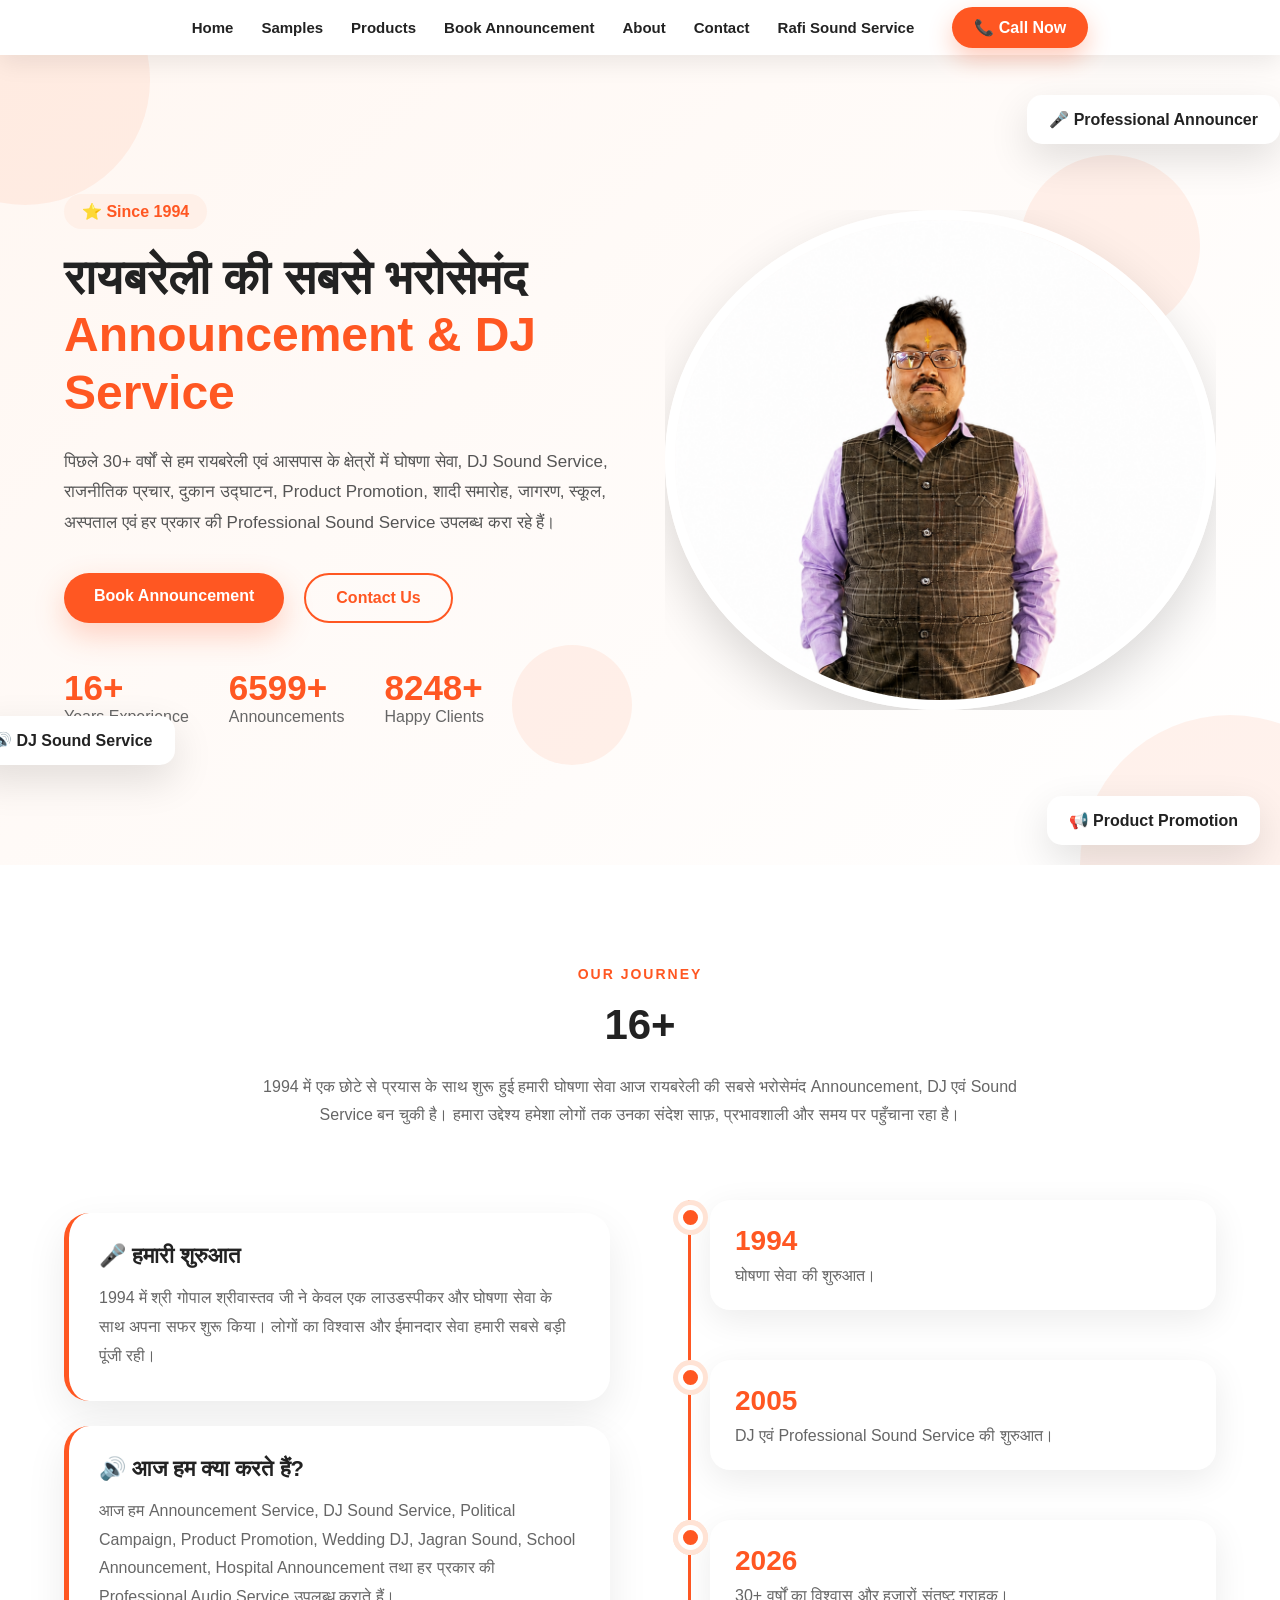
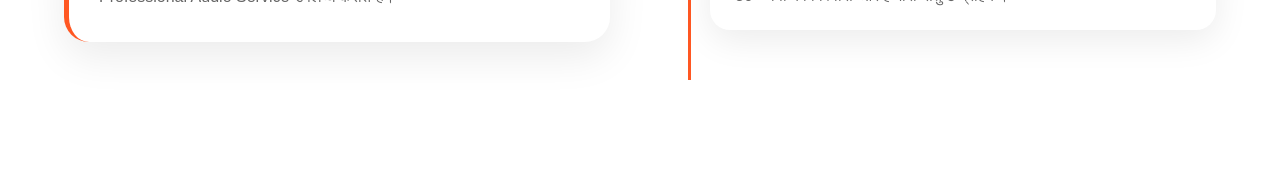
<file: html/about.html>
<!-- ================= ABOUT HERO ================= -->
<!DOCTYPE html>
<html lang="en">
<head>
    <meta charset="UTF-8">
<meta name="viewport" content="width=device-width, initial-scale=1.0, maximum-scale=1.0, user-scalable=no">
    <title>Document</title>
</head>
<body>


<button class="menu-toggle" id="menuToggle">
☰
</button>


<nav class="nav-links" id="navLinks">

<a href="../index.html">Home</a>
<a href="#samples">Samples</a>
<a href="#products">Products</a>
<a href="booking.html">Book Announcement</a>
<a href="about.html">About</a>
<a href="contact.html">Contact</a>
<a href="service.html">Rafi Sound Service</a>


<div class="nav-actions">

<a href="tel:+919336771353" class="call-btn">
📞 Call Now
</a>

</div>

</nav>








<link rel="stylesheet" href="../css/about.css">
 <section class="about-hero">

    <div class="hero-circle c1"></div>
    <div class="hero-circle c2"></div>
    <div class="hero-circle c3"></div>
    <div class="hero-circle c4"></div>

    <div class="container about-grid">

        <div class="about-left">

            <span class="about-tag">
                ⭐ Since 1994
            </span>

            <h1>
                रायबरेली की सबसे भरोसेमंद
                <span>Announcement & DJ Service</span>
            </h1>

            <p>

                पिछले 30+ वर्षों से हम रायबरेली एवं आसपास के क्षेत्रों में
                घोषणा सेवा, DJ Sound Service, राजनीतिक प्रचार,
                दुकान उद्घाटन, Product Promotion,
                शादी समारोह, जागरण, स्कूल, अस्पताल एवं
                हर प्रकार की Professional Sound Service उपलब्ध करा रहे हैं।

            </p>

            <div class="hero-buttons">

                <a href="booking.html" class="hero-btn">
                    Book Announcement
                </a>

                <a href="contact.html" class="hero-btn2">
                    Contact Us
                </a>

            </div>


            <div class="hero-stats">

                <div>

                    <h2>30+</h2>
                    <span>Years Experience</span>

                </div>

                <div>

                    <h2>12000+</h2>
                    <span>Announcements</span>

                </div>

                <div>

                    <h2>15000+</h2>
                    <span>Happy Clients</span>

                </div>

            </div>

        </div>



        <div class="about-right">

            <div class="main-card">

                <img src="../assets/image/gopal.jpeg">

                <div class="wave wave1"></div>
                <div class="wave wave2"></div>
                <div class="wave wave3"></div>

            </div>

            <div class="floating-card card1">

                🎤 Professional Announcer

            </div>

            <div class="floating-card card2">

                🔊 DJ Sound Service

            </div>

            <div class="floating-card card3">

                📢 Product Promotion

            </div>

        </div>

    </div>

</section>



<!--================ OUR STORY =================-->

<section class="our-story">

<div class="container">

<div class="story-heading">

<span>OUR JOURNEY</span>

<h2>30+ वर्षों का भरोसा,<br>हर आवाज़ में गुणवत्ता</h2>

<p>

1994 में एक छोटे से प्रयास के साथ शुरू हुई हमारी घोषणा सेवा आज
रायबरेली की सबसे भरोसेमंद Announcement, DJ एवं Sound Service बन चुकी है।
हमारा उद्देश्य हमेशा लोगों तक उनका संदेश साफ़, प्रभावशाली और समय पर पहुँचाना रहा है।

</p>

</div>

<div class="story-wrapper">

<div class="story-left">

<div class="story-box">

<h3>🎤 हमारी शुरुआत</h3>

<p>

1994 में श्री गोपाल श्रीवास्तव जी ने केवल एक लाउडस्पीकर और
घोषणा सेवा के साथ अपना सफर शुरू किया। लोगों का विश्वास और
ईमानदार सेवा हमारी सबसे बड़ी पूंजी रही।

</p>

</div>

<div class="story-box">

<h3>🔊 आज हम क्या करते हैं?</h3>

<p>

आज हम Announcement Service, DJ Sound Service,
Political Campaign, Product Promotion,
Wedding DJ, Jagran Sound, School Announcement,
Hospital Announcement तथा हर प्रकार की Professional Audio Service उपलब्ध कराते हैं।

</p>

</div>

</div>





<div class="timeline">

<div class="line"></div>

<div class="timeline-item">

<div class="circle"></div>

<div class="content">

<h4>1994</h4>

<p>
घोषणा सेवा की शुरुआत।
</p>

</div>

</div>

<div class="timeline-item">

<div class="circle"></div>

<div class="content">

<h4>2005</h4>

<p>

DJ एवं Professional Sound Service की शुरुआत।

</p>

</div>

</div>

<div class="timeline-item">

<div class="circle"></div>



</div>

<div class="timeline-item">

<div class="circle"></div>

<div class="content">

<h4>2026</h4>

<p>

30+ वर्षों का विश्वास और हजारों संतुष्ट ग्राहक।

</p>

</div>

</div>

</div>

</div>

</div>

</section>

<script src="../js/about.js"></script>
<!-- 
================ TEAM SECTION ================

<section class="team-section">

<div class="container">

<div class="team-heading">

<span>OUR TEAM</span>

 <h2>हमारी Professional Team</h2>

<p>

हमारी अनुभवी टीम पिछले 30+ वर्षों से ग्राहकों को
Professional Announcement, DJ Sound Service,
Promotion एवं Audio Solutions प्रदान कर रही है।

</p>

</div>

<div class="team-grid"> -->

<!-- 
<div class="team-card">

<div class="team-img">

<img src="../assets/image/gopal.jpeg" alt="Gopal Srivastava">

<div class="team-social">

<a href="#"><i class="fab fa-facebook-f"></i></a>
<a href="#"><i class="fab fa-whatsapp"></i></a>
<a href="#"><i class="fas fa-phone"></i></a>

</div>

</div>

<div class="team-content">

<h3>GOPAL SRIVATSVA</h3>

<span>Founder & Main Announcer</span>

<p>

30+ वर्षों से रायबरेली में Professional
Announcement Service प्रदान कर रहे हैं।

</p>

</div>

</div> -->

<!-- 
<div class="team-card">

<div class="team-img">

<img src="../assets/image/gopal.jpeg" alt="Gopal Srivastava">

<div class="team-social">

<a href="#"><i class="fab fa-facebook-f"></i></a>
<a href="#"><i class="fab fa-whatsapp"></i></a>
<a href="#"><i class="fas fa-phone"></i></a>

</div>

</div>

<div class="team-content">

<h3>GOPAL SRIVATSVA</h3>

<span>Founder & Main Announcer</span>

<p>

30+ वर्षों से रायबरेली में Professional
Announcement Service प्रदान कर रहे हैं।

</p>

</div>

</div>
<script src="../js/about.js"></script> -->
</file>
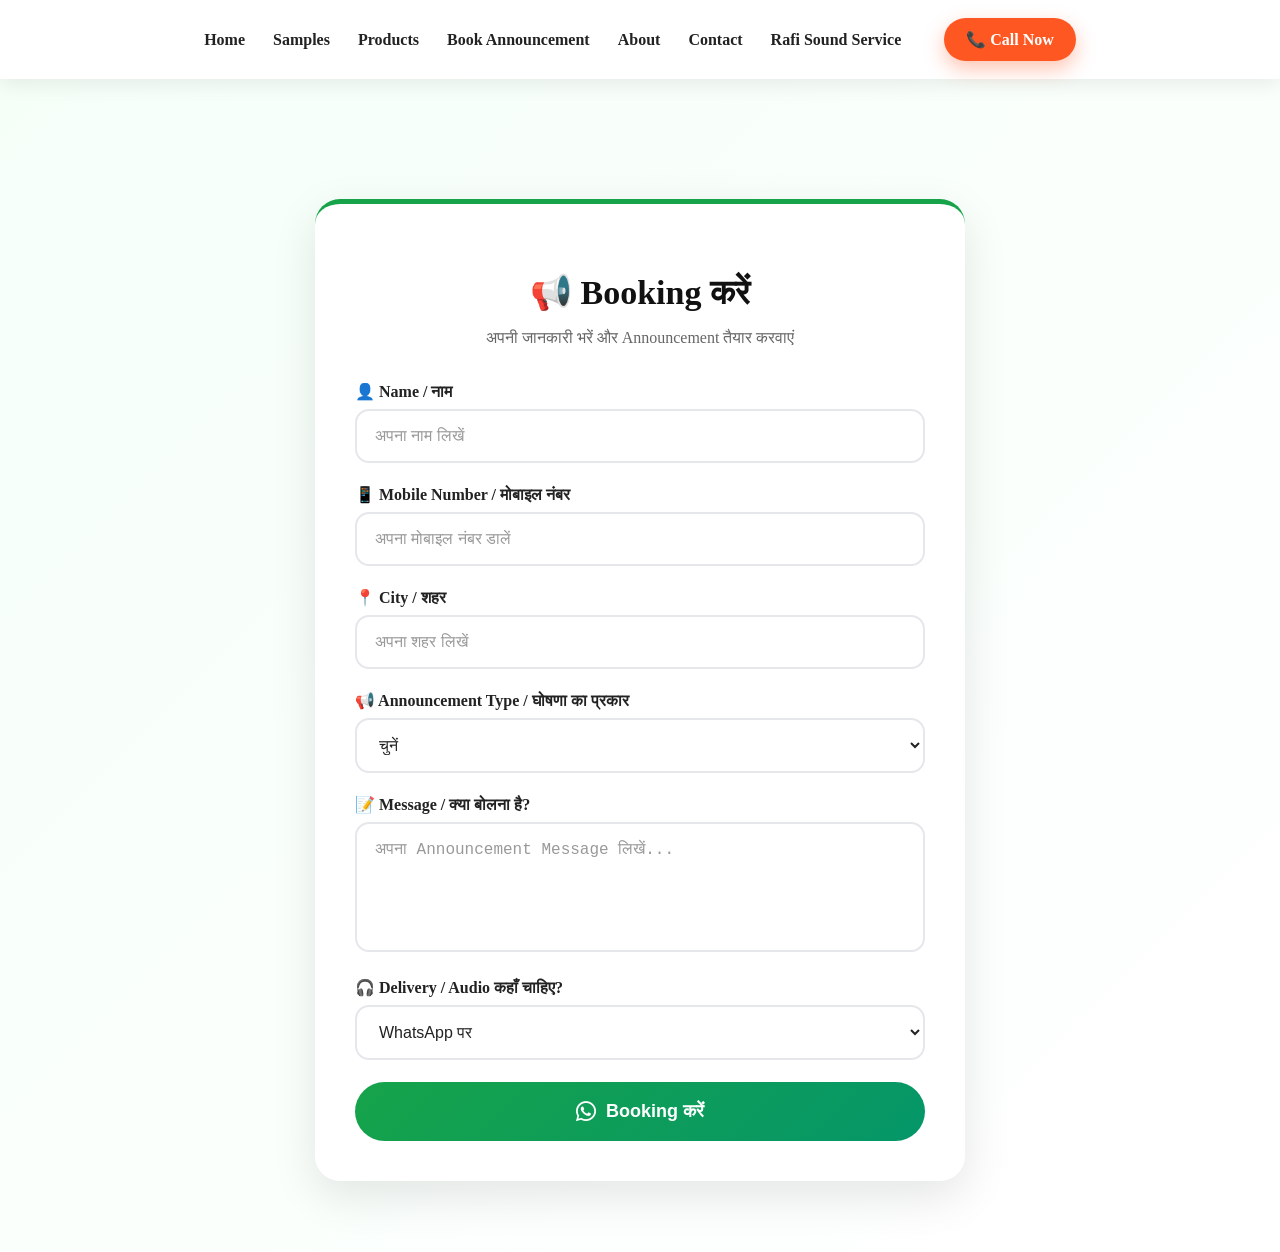
<file: html/booking.html>
<!DOCTYPE html>
<html lang="hi">
<head>

<meta charset="UTF-8">
<meta name="viewport" content="width=device-width, initial-scale=1.0, maximum-scale=1.0, user-scalable=no">

<title>Announcement Booking | Online Booking</title>

<!-- Google Font -->
<link rel="preconnect" href="https://fonts.googleapis.com">
<link rel="preconnect" href="https://fonts.gstatic.com" crossorigin>

<link href="https://fonts.googleapis.com/css2?family=Poppins:wght@300;400;500;600;700;800&display=swap" rel="stylesheet">


<!-- Icons -->
<link rel="stylesheet" href="https://cdnjs.cloudflare.com/ajax/libs/font-awesome/6.6.0/css/all.min.css">


<!-- CSS -->
<link rel="stylesheet" href="../css/booking.css">

</head>


<button class="menu-toggle" id="menuToggle">
☰
</button>


<nav class="nav-links" id="navLinks">

<a href="../index.html">Home</a>
<a href="#samples">Samples</a>
<a href="#products">Products</a>
<a href="booking.html">Book Announcement</a>
<a href="about.html">About</a>
<a href="contact.html">Contact</a>
<a href="service.html">Rafi Sound Service</a>


<div class="nav-actions">

<a href="tel:+919336771353" class="call-btn">
📞 Call Now
</a>

</div>

</nav>

<!-- ================= BOOKING FORM ================= -->

<div class="booking-area" id="booking">

<div class="booking-card">

<h2>
📢 Booking करें
</h2>

<p>
अपनी जानकारी भरें और Announcement तैयार करवाएं
</p>


<form id="bookingForm">


<!-- Name -->

<div class="input-group">

<label>
👤 Name / नाम
</label>

<input 
type="text"
id="name"
placeholder="अपना नाम लिखें"
required>

</div>



<!-- Mobile -->

<div class="input-group">

<label>
📱 Mobile Number / मोबाइल नंबर
</label>

<input 
type="tel"
id="phone"
placeholder="अपना मोबाइल नंबर डालें"
maxlength="10"
required>

</div>




<!-- City -->

<div class="input-group">

<label>
📍 City / शहर
</label>

<input 
type="text"
id="city"
placeholder="अपना शहर लिखें"
required>

</div>





<!-- Announcement Type -->

<div class="input-group">

<label>
📢 Announcement Type / घोषणा का प्रकार
</label>


<select id="type" required>

<option value="">
चुनें
</option>

<option>
दुकान उद्घाटन
</option>

<option>
नई दुकान / नई शाखा उद्घाटन
</option>

<option>
जन्मदिन की घोषणा
</option>

<option>
विवाह समारोह की घोषणा
</option>

<option>
ऑफर / प्रचार घोषणा
</option>

<option>
स्कूल / कोचिंग प्रचार
</option>

<option>
धार्मिक कार्यक्रम
</option>

<option>
चुनाव प्रचार
</option>

<option>
अन्य
</option>

</select>


</div>





<!-- Message -->

<div class="input-group">

<label>
📝 Message / क्या बोलना है?
</label>


<textarea
id="script"
rows="5"
placeholder="अपना Announcement Message लिखें..."
required></textarea>


</div>





<!-- Delivery -->

<div class="input-group">

<label>
🎧 Delivery / Audio कहाँ चाहिए?
</label>


<select id="delivery">

<option>
WhatsApp पर
</option>

<option>
Memory Card में
</option>

<option>
Shop से लेना है
</option>


</select>


</div>






<button 
type="submit"
class="book-btn">


<i class="fa-brands fa-whatsapp"></i>

Booking करें


</button>



</form>


</div>

</div>

<!-- Javascript -->

<script src="../js/booking.js"></script>


</body>

</html>
</file>
<file: css/index.css>
/*====================================================
PREMIUM NAVBAR
====================================================*/

:root{

--primary:#223A63;
--secondary:#EF3B4D;
--accent:#27D366;
--dark:#08121F;
--light:#ffffff;
--text:#222;
--gray:#6B7280;
--border:rgba(255,255,255,.18);

}

*{

margin:0;
padding:0;
box-sizing:border-box;

}

body{

font-family:"Inter",sans-serif;
background:#F8FAFC;
color:var(--text);

}

/*====================================================*/

.navbar{

position:fixed;

top:18px;

left:50%;

transform:translateX(-50%);

width:min(95%,1450px);

z-index:99999;

background:rgba(255,255,255,.78);

backdrop-filter:blur(18px);

-webkit-backdrop-filter:blur(18px);

border:1px solid rgba(255,255,255,.55);

border-radius:22px;

box-shadow:

0 20px 60px rgba(0,0,0,.08),

0 2px 10px rgba(0,0,0,.05);

transition:.45s;

}

.navbar.scrolled{

top:10px;

background:rgba(255,255,255,.92);

box-shadow:

0 18px 45px rgba(0,0,0,.12);

}

/*====================================================*/

.nav-inner{

display:flex;

align-items:center;

justify-content:space-between;

padding:16px 34px;

}

/*====================================================*/

.brand{

display:flex;

align-items:center;

gap:16px;

text-decoration:none;

}

.brand-mark{

width:58px;

height:58px;

display:flex;

align-items:center;

justify-content:center;

border-radius:18px;

background:#fff;

box-shadow:

0 12px 35px rgba(34,58,99,.15);

transition:.35s;

}

.brand:hover .brand-mark{

transform:rotate(-8deg) scale(1.06);

}

.brand-name{

display:block;

font-family:"Unbounded";

font-size:18px;

font-weight:700;

color:#111;

}

.brand-sub{

display:block;

margin-top:3px;

font-size:13px;

color:#777;

}

/*====================================================*/

.nav-links{

display:flex;

align-items:center;

gap:12px;

}

.nav-link{

position:relative;

padding:13px 18px;

text-decoration:none;

font-weight:600;

font-size:15px;

border-radius:12px;

color:#333;

transition:.35s;

}

.nav-link:hover{

color:var(--primary);

background:#EEF4FF;

}

.nav-link.active{

color:var(--primary);

}

.nav-link::after{

content:"";

position:absolute;

left:18px;

right:18px;

bottom:8px;

height:2px;

background:linear-gradient(90deg,#223A63,#EF3B4D);

transform:scaleX(0);

transition:.35s;

border-radius:20px;

}

.nav-link:hover::after,

.nav-link.active::after{

transform:scaleX(1);

}

/*====================================================*/

.nav-actions{

display:flex;

align-items:center;

gap:14px;

}

/*====================================================*/

.btn-admin{

display:flex;

align-items:center;

gap:10px;

padding:13px 20px;

text-decoration:none;

border-radius:50px;

background:#fff;

color:#223A63;

font-weight:700;

border:1px solid #E5E7EB;

transition:.35s;

box-shadow:

0 10px 30px rgba(0,0,0,.06);

}

.btn-admin:hover{

background:#223A63;

color:#fff;

transform:translateY(-3px);

}

/*====================================================*/

.btn-call-nav{

display:flex;

align-items:center;

gap:10px;

padding:14px 24px;

border-radius:50px;

text-decoration:none;

font-weight:700;

background:linear-gradient(135deg,#223A63,#355A96);

color:#fff;

transition:.35s;

box-shadow:

0 18px 45px rgba(34,58,99,.25);

}

.btn-call-nav:hover{

background:linear-gradient(135deg,#EF3B4D,#D92A3C);

transform:translateY(-3px);

box-shadow:

0 22px 55px rgba(239,59,77,.28);

}

/*====================================================*/

.nav-toggle{

display:none;

width:52px;

height:52px;

border:none;

background:#fff;

border-radius:16px;

cursor:pointer;

box-shadow:

0 10px 25px rgba(0,0,0,.08);

}

.nav-toggle span{

display:block;

width:26px;

height:3px;

margin:5px auto;

background:#223A63;

border-radius:20px;

transition:.35s;

}

/*====================================================*/

@media(max-width:1100px){

.nav-links{

position:fixed;

top:90px;

left:20px;

right:20px;

background:white;

border-radius:22px;

padding:22px;

display:flex;

flex-direction:column;

align-items:flex-start;

gap:6px;

opacity:0;

visibility:hidden;

transform:translateY(-20px);

transition:.35s;

box-shadow:

0 25px 60px rgba(0,0,0,.12);

}

.nav-links.active{

opacity:1;

visibility:visible;

transform:translateY(0);

}

.nav-link{

width:100%;

}

.nav-toggle{

display:block;

}

.nav-actions{

display:none;

}

}

@media(max-width:650px){

.nav-inner{

padding:14px 18px;

}

.brand-name{

font-size:15px;

}

.brand-sub{

font-size:11px;

}

.brand-mark{

width:48px;

height:48px;

}

.navbar{

width:96%;

}

}


/* Hamburger Animation */

.nav-toggle.open span:nth-child(1){
    transform: translateY(8px) rotate(45deg);
}

.nav-toggle.open span:nth-child(2){
    opacity:0;
}

.nav-toggle.open span:nth-child(3){
    transform: translateY(-8px) rotate(-45deg);
}
/*====================================================
PREMIUM LED TICKER
====================================================*/

.ticker-board{

position:relative;

width:min(95%,1450px);

margin:40px auto;

display:flex;

align-items:center;

overflow:hidden;

border-radius:22px;

background:linear-gradient(135deg,#101B31,#223A63);

border:1px solid rgba(255,255,255,.08);

box-shadow:

0 20px 60px rgba(0,0,0,.15),

inset 0 1px 0 rgba(255,255,255,.06);

}

/* Glow */

.ticker-board::before{

content:"";

position:absolute;

left:-120px;

top:-120px;

width:250px;

height:250px;

border-radius:50%;

background:rgba(39,211,102,.15);

filter:blur(90px);

}

.ticker-board::after{

content:"";

position:absolute;

right:-120px;

bottom:-120px;

width:250px;

height:250px;

border-radius:50%;

background:rgba(239,59,77,.18);

filter:blur(90px);

}

/*====================================================*/

.ticker-label{

position:relative;

z-index:10;

display:flex;

align-items:center;

justify-content:center;

min-width:110px;

height:72px;

background:linear-gradient(135deg,#EF3B4D,#D62E41);

color:#fff;

font-family:"Unbounded",sans-serif;

font-size:15px;

font-weight:700;

letter-spacing:2px;

text-transform:uppercase;

box-shadow:

10px 0 30px rgba(0,0,0,.18);

}

.ticker-label::before{

content:"";

width:10px;

height:10px;

margin-right:10px;

border-radius:50%;

background:#fff;

animation:liveBlink 1s infinite;

}

@keyframes liveBlink{

50%{

opacity:.2;

transform:scale(.7);

}

}

/*====================================================*/

.ticker-track{

display:flex;

align-items:center;

flex:1;

overflow:hidden;

white-space:nowrap;

position:relative;

padding:20px 0;

mask-image:linear-gradient(to right,

transparent,

black 8%,

black 92%,

transparent);

}

.ticker-group{

display:flex;

align-items:center;

animation:tickerMove 35s linear infinite;

}

.ticker-board:hover .ticker-group{

animation-play-state:paused;

}

@keyframes tickerMove{

0%{

transform:translateX(0);

}

100%{

transform:translateX(-100%);

}

}

/*====================================================*/

.ticker-item{

display:flex;

align-items:center;

margin:0 18px;

padding:12px 22px;

border-radius:50px;

background:rgba(255,255,255,.08);

backdrop-filter:blur(8px);

color:#fff;

font-size:16px;

font-weight:600;

transition:.35s;

border:1px solid rgba(255,255,255,.08);

}

.ticker-item:hover{

background:#27D366;

transform:translateY(-4px);

box-shadow:

0 15px 35px rgba(39,211,102,.35);

}

/*====================================================*/

.ticker-dot{

font-size:24px;

font-weight:bold;

color:#FFD54A;

margin:0 8px;

animation:pulseDot 1.8s infinite;

}

@keyframes pulseDot{

50%{

transform:scale(1.4);

color:#fff;

}

}

/*====================================================*/

@media(max-width:768px){

.ticker-board{

border-radius:16px;

margin:25px auto;

}

.ticker-label{

min-width:80px;

height:60px;

font-size:12px;

}

.ticker-item{

font-size:14px;

padding:10px 18px;

margin:0 12px;

}

.ticker-dot{

font-size:18px;

}

}
.ticker-board + .ticker-board{
    margin-top:50px;
}

.ticker-board{
    margin-top: 130px;   /* Navbar ke niche proper gap */
    border-radius: 22px;
} */







/* =========================================================
   PREMIUM HERO SECTION - PART 1
========================================================= */

.hero{
    position:relative;
    overflow:hidden;
    padding:120px 0 90px;
    background:
        radial-gradient(circle at top left,rgba(239,59,77,.08),transparent 32%),
        radial-gradient(circle at bottom right,rgba(34,58,99,.08),transparent 35%),
        linear-gradient(180deg,#ffffff 0%,#f6f9fd 100%);
}

.hero::before{
    content:"";
    position:absolute;
    inset:0;
    background:
        radial-gradient(circle at 20% 20%,rgba(239,59,77,.05),transparent 18%),
        radial-gradient(circle at 80% 80%,rgba(212,162,76,.05),transparent 18%);
    pointer-events:none;
}

.hero-grid{
    width:min(1320px,92%);
    margin:auto;
    display:grid;
    grid-template-columns:1.08fr .92fr;
    align-items:center;
    gap:90px;
}

.hero-copy{
    max-width:680px;
}

.eyebrow{
    display:inline-flex;
    align-items:center;
    gap:12px;
    padding:12px 22px;
    border-radius:999px;
    background:#fff;
    border:1px solid rgba(34,58,99,.08);
    box-shadow:0 12px 30px rgba(0,0,0,.06);
    font-size:.92rem;
    font-weight:700;
    color:#223A63;
    margin-bottom:30px;
}

.eyebrow-dot{
    width:10px;
    height:10px;
    border-radius:50%;
    background:#ef3b4d;
    animation:pulse 1.5s infinite;
}

.hero-title{
    font-family:"Unbounded",sans-serif;
    font-size:clamp(3rem,5vw,4.9rem);
    line-height:1.08;
    color:#223A63;
    margin-bottom:22px;
    letter-spacing:-1px;
}

.hero-title-accent{
    background:linear-gradient(90deg,#ef3b4d,#ff7a18);
    -webkit-background-clip:text;
    -webkit-text-fill-color:transparent;
}

.hero-announcer{
    display:flex;
    align-items:center;
    gap:12px;
    font-size:1.15rem;
    font-weight:600;
    color:#223A63;
    margin-bottom:24px;
}

.hero-announcer strong{
    color:#ef3b4d;
}

.hero-desc{
    font-size:1.07rem;
    line-height:2;
    color:#617086;
    max-width:620px;
    margin-bottom:42px;
}

/* Buttons */

.hero-actions{
    display:flex;
    flex-wrap:wrap;
    gap:18px;
    margin-bottom:55px;
}

.btn{
    display:inline-flex;
    align-items:center;
    justify-content:center;
    gap:12px;
    padding:18px 34px;
    border-radius:999px;
    text-decoration:none;
    font-weight:700;
    transition:.35s;
}

.btn svg{
    transition:.35s;
}

.btn:hover svg{
    transform:translateX(5px);
}

.btn-primary{
    color:#fff;
    background:linear-gradient(135deg,#223A63,#355896);
    box-shadow:0 18px 45px rgba(34,58,99,.25);
}

.btn-primary:hover{
    transform:translateY(-6px);
    box-shadow:0 25px 60px rgba(34,58,99,.35);
}

.btn-whatsapp{
    color:#fff;
    background:linear-gradient(135deg,#25D366,#18b956);
    box-shadow:0 18px 45px rgba(37,211,102,.25);
}

.btn-whatsapp:hover{
    transform:translateY(-6px);
    box-shadow:0 25px 60px rgba(37,211,102,.35);
}

/* Stats */

.hero-stats{
    display:flex;
    flex-wrap:wrap;
    gap:50px;
}

.stat{
    position:relative;
    padding-left:18px;
}

.stat::before{
    content:"";
    position:absolute;
    left:0;
    top:5px;
    width:4px;
    height:56px;
    border-radius:10px;
    background:linear-gradient(#ef3b4d,#ff9d3d);
}

.stat-num{
    font-size:2.4rem;
    font-weight:800;
    color:#223A63;
}

.stat-plus{
    font-size:1.5rem;
    color:#ef3b4d;
    font-weight:700;
}

.stat-label{
    display:block;
    margin-top:8px;
    color:#6d7789;
    font-size:.95rem;
}

/* Pulse */

@keyframes pulse{

    0%{
        box-shadow:0 0 0 0 rgba(239,59,77,.5);
    }

    70%{
        box-shadow:0 0 0 12px rgba(239,59,77,0);
    }

    100%{
        box-shadow:0 0 0 0 rgba(239,59,77,0);
    }

}

/* =========================================================
   PREMIUM HERO SECTION - PART 2
   Speaker Card + Floating Chips + Animations + Responsive
========================================================= */

/* ---------- Right Side ---------- */

.hero-visual{
    position:relative;
    display:flex;
    justify-content:center;
    align-items:center;
}

.speaker-card{
    position:relative;
    width:100%;
    max-width:470px;
}

.speaker-card-glass{
    position:relative;
    overflow:hidden;
    padding:28px;
    border-radius:32px;
    background:rgba(255,255,255,.82);
    backdrop-filter:blur(18px);
    -webkit-backdrop-filter:blur(18px);
    border:1px solid rgba(255,255,255,.75);
    box-shadow:
        0 25px 70px rgba(20,35,70,.15),
        inset 0 1px 0 rgba(255,255,255,.7);
    z-index:5;
}

.speaker-card-glass::before{
    content:"";
    position:absolute;
    top:-140px;
    right:-120px;
    width:250px;
    height:250px;
    border-radius:50%;
    background:rgba(239,59,77,.08);
}

.speaker-card-glass::after{
    content:"";
    position:absolute;
    left:-90px;
    bottom:-90px;
    width:220px;
    height:220px;
    border-radius:50%;
    background:rgba(34,58,99,.06);
}

/* ---------- Rings ---------- */

.speaker-ring{
    position:absolute;
    border-radius:50%;
    border:2px dashed rgba(239,59,77,.18);
    animation:ringRotate 18s linear infinite;
}

.r1{
    width:520px;
    height:520px;
    left:50%;
    top:50%;
    transform:translate(-50%,-50%);
}

.r2{
    width:420px;
    height:420px;
    left:50%;
    top:50%;
    transform:translate(-50%,-50%);
    animation-duration:14s;
}

.r3{
    width:320px;
    height:320px;
    left:50%;
    top:50%;
    transform:translate(-50%,-50%);
    animation-duration:10s;
}

/* ---------- Top ---------- */

.speaker-card-top{
    display:flex;
    align-items:center;
    gap:10px;
    color:#223A63;
    font-weight:700;
    margin-bottom:20px;
}

.pulse-dot{
    width:11px;
    height:11px;
    border-radius:50%;
    background:#ef3b4d;
    animation:pulse 1.5s infinite;
}

/* ---------- SVG ---------- */

.speaker-illustration{
    width:100%;
    height:auto;
    display:block;
    margin:auto;
}

.wave-arc{
    animation:waveMove 1.8s ease-in-out infinite;
    transform-origin:center;
}

.wa2{
    animation-delay:.25s;
}

.wa3{
    animation-delay:.45s;
}

/* ---------- Bottom ---------- */

.speaker-card-bottom{
    margin-top:20px;
    text-align:center;
}

.speaker-card-bottom p{
    margin-top:16px;
    color:#66758b;
    font-size:.95rem;
    font-weight:600;
}

/* ---------- Equalizer ---------- */

.eq-bars{
    display:flex;
    justify-content:center;
    align-items:flex-end;
    gap:5px;
    height:40px;
}

.eq-bars span{
    width:5px;
    border-radius:10px;
    background:linear-gradient(#ef3b4d,#ff9b42);
    animation:eq 1s infinite ease-in-out;
}

.eq-bars span:nth-child(1){height:14px;animation-delay:.1s;}
.eq-bars span:nth-child(2){height:28px;animation-delay:.3s;}
.eq-bars span:nth-child(3){height:20px;animation-delay:.5s;}
.eq-bars span:nth-child(4){height:36px;animation-delay:.2s;}
.eq-bars span:nth-child(5){height:18px;animation-delay:.4s;}
.eq-bars span:nth-child(6){height:30px;animation-delay:.6s;}
.eq-bars span:nth-child(7){height:22px;animation-delay:.8s;}

/* ---------- Floating Chips ---------- */

.floating-chip{
    position:absolute;
    display:flex;
    align-items:center;
    gap:10px;
    padding:14px 20px;
    border-radius:18px;
    background:rgba(255,255,255,.92);
    backdrop-filter:blur(12px);
    border:1px solid rgba(255,255,255,.7);
    box-shadow:0 18px 40px rgba(20,30,60,.12);
    font-size:.95rem;
    font-weight:700;
    color:#223A63;
    animation:floatY 3s ease-in-out infinite;
}

.chip-1{
    top:30px;
    left:-50px;
}

.chip-2{
    bottom:40px;
    right:-50px;
    animation-delay:1.5s;
}





/* hero page per hi hai jo image lga rhe hai vhi ka css hai  */


.speaker-images{
    display:flex;
    justify-content:center;
    gap:15px;
    margin:18px 0;
}

.speaker-image img{
    width:110px;
    height:110px;
    object-fit:cover;
    border-radius:18px;
    border:4px solid #fff;
    box-shadow:0 12px 30px rgba(0,0,0,.12);
    transition:.3s;
}

.speaker-image img:hover{
    transform:translateY(-5px) scale(1.05);
}






/* ---------- Animations ---------- */

@keyframes floatY{

    0%,100%{
        transform:translateY(0);
    }

    50%{
        transform:translateY(-12px);
    }

}

@keyframes eq{

    0%,100%{
        transform:scaleY(.5);
    }

    50%{
        transform:scaleY(1.3);
    }

}

@keyframes ringRotate{

    from{
        transform:translate(-50%,-50%) rotate(0deg);
    }

    to{
        transform:translate(-50%,-50%) rotate(360deg);
    }

}

@keyframes waveMove{

    0%,100%{
        opacity:.4;
    }

    50%{
        opacity:1;
    }

}

/* ---------- Responsive ---------- */

@media(max-width:1100px){

.hero-grid{
grid-template-columns:1fr;
text-align:center;
}

.hero-copy{
margin:auto;
}

.hero-announcer,
.hero-actions,
.hero-stats{
justify-content:center;
}

.hero-desc{
margin-left:auto;
margin-right:auto;
}

.hero-visual{
margin-top:50px;
}

.chip-1{
left:0;
top:-10px;
}

.chip-2{
right:0;
bottom:-15px;
}

}

@media(max-width:768px){

.hero{
padding:90px 0 70px;
}

.hero-title{
font-size:2.7rem;
}

.hero-actions{
flex-direction:column;
}

.btn{
width:100%;
}

.hero-stats{
gap:25px;
justify-content:center;
}

.floating-chip{
display:none;
}

.speaker-ring{
display:none;
}

.speaker-card{
max-width:360px;
}

}
/*======================================================
            PREMIUM TRUST STRIP
======================================================*/

.trust-strip{
    display:grid;
    grid-template-columns:repeat(3,1fr);
    gap:30px;
    margin:90px auto;
    position:relative;
    z-index:5;
}

.trust-item{
    position:relative;
    overflow:hidden;
    display:flex;
    flex-direction:column;
    justify-content:center;
    align-items:center;
    text-align:center;
    padding:40px 30px;
    border-radius:24px;

    background:rgba(255,255,255,.78);
    backdrop-filter:blur(18px);
    -webkit-backdrop-filter:blur(18px);

    border:1px solid rgba(34,58,99,.08);

    box-shadow:
        0 20px 45px rgba(24,38,67,.08),
        inset 0 1px 0 rgba(255,255,255,.9);

    transition:.45s ease;
}

.trust-item::before{
    content:"";
    position:absolute;
    top:0;
    left:-120%;
    width:70%;
    height:100%;
    background:linear-gradient(
        120deg,
        transparent,
        rgba(255,255,255,.7),
        transparent
    );
    transition:1s;
}

.trust-item:hover::before{
    left:150%;
}

.trust-item:hover{
    transform:translateY(-12px);
    box-shadow:
        0 30px 70px rgba(34,58,99,.15);
}

.trust-item strong{
    font-family:"Unbounded",sans-serif;
    font-size:2.3rem;
    font-weight:800;
    margin-bottom:12px;

    background:linear-gradient(90deg,#223A63,#EF3B4D);
    -webkit-background-clip:text;
    -webkit-text-fill-color:transparent;
}

.trust-item span{
    font-family:"Inter",sans-serif;
    font-size:1.05rem;
    color:#59667c;
    font-weight:600;
    letter-spacing:.3px;
}

/* Floating Glow */

.trust-item::after{
    content:"";
    position:absolute;
    width:180px;
    height:180px;
    background:radial-gradient(circle,#ef3b4d25,transparent 70%);
    right:-70px;
    top:-70px;
    pointer-events:none;
}

/* Hover Border */

.trust-item:hover{
    border-color:#EF3B4D33;
}

/* Responsive */

@media(max-width:992px){

.trust-strip{
    grid-template-columns:1fr;
    gap:22px;
}

.trust-item{
    padding:35px 25px;
}

.trust-item strong{
    font-size:2rem;
}

}
/*======================================================
                PREMIUM SERVICES SECTION
======================================================*/

.services{
    position:relative;
    padding:120px 0;
    background:
    radial-gradient(circle at top left,#eef4ff 0%,transparent 35%),
    radial-gradient(circle at bottom right,#fff3f3 0%,transparent 35%),
    #f8fafc;
    overflow:hidden;
}

.services::before{
    content:"";
    position:absolute;
    inset:0;
    background-image:
    linear-gradient(rgba(34,58,99,.03) 1px,transparent 1px),
    linear-gradient(90deg,rgba(34,58,99,.03) 1px,transparent 1px);
    background-size:60px 60px;
    opacity:.35;
    pointer-events:none;
}

/* Heading */

.section-head{
    text-align:center;
    max-width:850px;
    margin:0 auto 70px;
}

.section-tag{
    display:inline-block;
    padding:10px 22px;
    background:#fff;
    border-radius:40px;
    border:1px solid rgba(34,58,99,.08);
    font-size:.9rem;
    font-weight:700;
    color:#EF3B4D;
    box-shadow:0 8px 25px rgba(0,0,0,.05);
    margin-bottom:20px;
}

.section-title{
    font-family:"Unbounded",sans-serif;
    font-size:3rem;
    line-height:1.15;
    color:#223A63;
    margin-bottom:20px;
}

.section-desc{
    font-size:1.08rem;
    color:#65728b;
    line-height:1.9;
}

/* Grid */

.services-grid{
    display:grid;
    grid-template-columns:repeat(auto-fit,minmax(320px,1fr));
    gap:35px;
}

/* Card */

.service-card{
    position:relative;
    padding:35px;
    border-radius:28px;
    background:rgba(255,255,255,.92);
    backdrop-filter:blur(18px);
    border:1px solid rgba(34,58,99,.08);

    box-shadow:
    0 12px 35px rgba(34,58,99,.08),
    inset 0 1px rgba(255,255,255,.9);

    overflow:hidden;
    transition:.45s;
}

.service-card:hover{
    transform:translateY(-12px);
    box-shadow:
    0 30px 60px rgba(34,58,99,.18);
}

.service-card::before{
    content:"";
    position:absolute;
    top:-120px;
    right:-120px;
    width:240px;
    height:240px;
    border-radius:50%;
    background:linear-gradient(135deg,#ef3b4d18,#223a6315);
    transition:.5s;
}

.service-card:hover::before{
    transform:scale(1.4);
}

/* Number */

.service-no{
    position:absolute;
    top:25px;
    right:25px;
    font-size:3.4rem;
    font-weight:900;
    color:rgba(34,58,99,.05);
    user-select:none;
}

/* Icon */

.service-icon{
    width:72px;
    height:72px;
    border-radius:22px;
    display:flex;
    align-items:center;
    justify-content:center;
    color:#fff;
    background:var(--ic);
    margin-bottom:28px;

    box-shadow:
    0 15px 30px color-mix(in srgb,var(--ic) 30%,transparent);
}

/* Title */

.service-title-hi{
    font-family:"Baloo 2",sans-serif;
    font-size:1.8rem;
    color:#223A63;
    margin-bottom:5px;
}

.service-title-en{
    color:#EF3B4D;
    font-weight:700;
    margin-bottom:16px;
    font-size:1rem;
}

.service-desc{
    color:#66758f;
    line-height:1.9;
    font-size:1rem;
    margin-bottom:28px;
}

/* Order */

.service-order{
    display:inline-flex;
    align-items:center;
    gap:10px;
    text-decoration:none;
    color:#223A63;
    font-weight:700;
    transition:.35s;
}

.service-order svg{
    transition:.35s;
}

.service-order:hover{
    color:#EF3B4D;
}

.service-order:hover svg{
    transform:translateX(6px);
}

/* CTA Card */

.service-card-cta{
    display:flex;
    flex-direction:column;
    justify-content:center;
    align-items:center;
    text-align:center;

    background:linear-gradient(135deg,#223A63,#314f88);
    color:#fff;
}

.service-card-cta h3{
    font-size:2rem;
    margin-bottom:18px;
    font-family:"Unbounded",sans-serif;
}

.service-card-cta p{
    color:#d7e0ef;
    line-height:1.8;
    margin-bottom:28px;
}

.service-card-cta .btn{
    background:#fff;
    color:#223A63;
    border-radius:50px;
    padding:16px 34px;
    font-weight:700;
    text-decoration:none;
    transition:.35s;
}

.service-card-cta .btn:hover{
    transform:translateY(-5px);
    background:#EF3B4D;
    color:#fff;
}

/* Responsive */

@media(max-width:992px){

.services{
    padding:90px 0;
}

.section-title{
    font-size:2.2rem;
}

.services-grid{
    grid-template-columns:1fr;
}

.service-card{
    padding:30px;
}

}
/*====================================================
                PREMIUM SAMPLES SECTION
====================================================*/

.samples{
    position:relative;
    padding:130px 0;
    overflow:hidden;
    background:
    radial-gradient(circle at top left,#385a9633,transparent 45%),
    radial-gradient(circle at bottom right,#ef3b4d22,transparent 35%),
    linear-gradient(135deg,#12233f,#172b4d,#0f1d35);
}

.samples-bg{
    position:absolute;
    inset:0;
    background-image:
    linear-gradient(rgba(255,255,255,.03) 1px,transparent 1px),
    linear-gradient(90deg,rgba(255,255,255,.03) 1px,transparent 1px);
    background-size:70px 70px;
    opacity:.25;
    pointer-events:none;
}

.samples .container{
    position:relative;
    z-index:2;
}

/*=====================================
      Heading
======================================*/

.section-head.light{
    text-align:center;
    margin-bottom:70px;
}

.section-tag-light{
    display:inline-flex;
    align-items:center;
    gap:8px;
    padding:10px 22px;
    border-radius:40px;
    background:rgba(255,255,255,.08);
    color:#ffc56c;
    backdrop-filter:blur(20px);
    border:1px solid rgba(255,255,255,.08);
    font-size:.9rem;
    letter-spacing:1px;
    text-transform:uppercase;
    font-weight:700;
}

.section-title.light{
    margin-top:20px;
    color:#fff;
    font-size:3.4rem;
    font-weight:800;
    line-height:1.15;
}

.section-desc.light{
    max-width:720px;
    margin:25px auto 0;
    color:#cfd8ea;
    font-size:1.1rem;
    line-height:1.9;
}

/*=====================================
      Grid
======================================*/

.samples-grid{
    display:grid;
    grid-template-columns:repeat(auto-fit,minmax(360px,1fr));
    gap:35px;
}

/*=====================================
      Card
======================================*/

.sample-card{
    position:relative;
    padding:35px;
    border-radius:30px;
    overflow:hidden;
    background:
    linear-gradient(145deg,#ffffff,#f6f9ff);
    border:1px solid rgba(255,255,255,.25);
    box-shadow:
    0 20px 45px rgba(0,0,0,.22),
    inset 0 1px rgba(255,255,255,.9);
    transition:.45s;
}

.sample-card::before{
    content:"";
    position:absolute;
    left:0;
    top:0;
    width:100%;
    height:6px;
    background:linear-gradient(90deg,#ef3b4d,#ff8c42,#ffd54f);
}

.sample-card::after{
    content:"";
    position:absolute;
    width:220px;
    height:220px;
    border-radius:50%;
    background:rgba(59,130,246,.08);
    top:-120px;
    right:-90px;
}

.sample-card:hover{
    transform:translateY(-12px);
    box-shadow:
    0 35px 65px rgba(0,0,0,.28);
}

/*=====================================
      Top
======================================*/

.sample-top{
    display:flex;
    justify-content:space-between;
    align-items:center;
    margin-bottom:22px;
}

.sample-category{
    background:#223a63;
    color:#fff;
    padding:8px 18px;
    border-radius:30px;
    font-weight:700;
    font-size:.9rem;
}

.sample-duration{
    color:#ef3b4d;
    font-weight:800;
    font-size:1rem;
}

/*=====================================
      Text
======================================*/

.sample-title{
    font-size:1.65rem;
    font-weight:800;
    color:#1b2f50;
    margin-bottom:15px;
}

.sample-desc{
    color:#61738e;
    line-height:1.8;
    margin-bottom:35px;
    font-size:1rem;
}

/*=====================================
      Player
======================================*/

.sample-player{
    display:flex;
    align-items:center;
    gap:20px;
}

.play-btn{
    width:68px;
    height:68px;
    border:none;
    border-radius:50%;
    cursor:pointer;
    background:linear-gradient(135deg,#ef3b4d,#ff5a6c);
    color:#fff;
    display:flex;
    align-items:center;
    justify-content:center;
    box-shadow:
    0 15px 30px rgba(239,59,77,.35);
    transition:.35s;
}

.play-btn svg{
    width:24px;
    height:24px;
}

.play-btn:hover{
    transform:scale(1.08);
    box-shadow:
    0 22px 40px rgba(239,59,77,.45);
}

/*=====================================
      Wave
======================================*/

.waveform{
    flex:1;
    display:flex;
    align-items:flex-end;
    gap:4px;
    height:58px;
}

.waveform span{
    flex:1;
    background:linear-gradient(to top,#ef3b4d,#ffc05a);
    border-radius:50px;
    animation:wave 1.2s infinite ease-in-out;
}

.waveform span:nth-child(1){height:18px;animation-delay:.1s;}
.waveform span:nth-child(2){height:34px;animation-delay:.2s;}
.waveform span:nth-child(3){height:22px;animation-delay:.3s;}
.waveform span:nth-child(4){height:44px;animation-delay:.4s;}
.waveform span:nth-child(5){height:30px;animation-delay:.5s;}
.waveform span:nth-child(6){height:48px;animation-delay:.6s;}
.waveform span:nth-child(7){height:24px;animation-delay:.7s;}
.waveform span:nth-child(8){height:40px;animation-delay:.8s;}
.waveform span:nth-child(9){height:20px;animation-delay:.9s;}
.waveform span:nth-child(10){height:46px;animation-delay:1s;}
.waveform span:nth-child(11){height:28px;}
.waveform span:nth-child(12){height:40px;}
.waveform span:nth-child(13){height:22px;}
.waveform span:nth-child(14){height:52px;}
.waveform span:nth-child(15){height:30px;}
.waveform span:nth-child(16){height:42px;}
.waveform span:nth-child(17){height:18px;}
.waveform span:nth-child(18){height:36px;}
.waveform span:nth-child(19){height:24px;}
.waveform span:nth-child(20){height:45px;}

@keyframes wave{

0%,100%{
transform:scaleY(.45);
opacity:.5;
}

50%{
transform:scaleY(1);
opacity:1;
}

}

/*=====================================
      Hover Effects
======================================*/

.sample-card:hover .play-btn{
    transform:rotate(-8deg) scale(1.12);
}

.sample-card:hover .sample-category{
    background:#ef3b4d;
}

.sample-card:hover .sample-title{
    color:#ef3b4d;
}

.sample-card:hover .waveform span{
    animation-duration:.5s;
}

/*=====================================
      Responsive
======================================*/

@media(max-width:992px){

.samples{
padding:90px 0;
}

.samples-grid{
grid-template-columns:1fr 1fr;
}

}

@media(max-width:768px){

.samples-grid{
grid-template-columns:1fr;
}

.section-title.light{
font-size:2.4rem;
}

.sample-card{
padding:28px;
}

.play-btn{
width:60px;
height:60px;
}

}

@media(max-width:480px){

.samples{
padding:70px 0;
}

.section-title.light{
font-size:2rem;
}

.section-desc.light{
font-size:.95rem;
}

.sample-player{
flex-direction:column;
align-items:flex-start;
}

.waveform{
width:100%;
}

}

/* ============ PREMIUM PROCESS SECTION ============ */

.process {
    padding: 100px 20px;
    position: relative;
}


.section-head {
    text-align: center;
    margin-bottom: 70px;
}

.section-tag {
    display: inline-block;
    padding: 8px 22px;
    border-radius: 50px;
    background: linear-gradient(135deg,#ffb703,#fb8500);
    color: #fff;
    font-size: 14px;
    font-weight: 700;
    letter-spacing: 1px;
    box-shadow: 0 10px 25px rgba(251,133,0,.25);
}


.section-title {
    margin-top: 20px;
    font-size: 42px;
    line-height: 1.25;
    font-weight: 800;
    color: #111827;
}


/* GRID */

.process-grid {
    display: grid;
    grid-template-columns: 1fr auto 1fr auto 1fr auto 1fr;
    align-items: center;
    gap: 25px;
}


/* CARD */

.process-step {

    background: rgba(255,255,255,0.75);
    backdrop-filter: blur(15px);

    border-radius: 25px;
    padding: 40px 25px;

    text-align:center;

    border:1px solid rgba(255,255,255,.6);

    box-shadow:
    0 20px 50px rgba(0,0,0,.08);

    position:relative;

    transition:.4s ease;
}


.process-step:hover {

    transform:translateY(-12px);

    box-shadow:
    0 30px 70px rgba(251,133,0,.20);

}



/* NUMBER */

.process-num {

    width:75px;
    height:75px;

    margin:0 auto 25px;

    display:flex;
    align-items:center;
    justify-content:center;


    font-size:30px;
    font-weight:900;

    color:white;

    border-radius:50%;


    background:
    linear-gradient(135deg,#ffb703,#fb8500);


    box-shadow:
    0 15px 35px rgba(251,133,0,.35);


    position:relative;

}


.process-num::after{

    content:"";

    position:absolute;

    inset:-8px;

    border-radius:50%;

    border:2px dashed rgba(251,133,0,.35);

    animation:rotate 8s linear infinite;

}


@keyframes rotate {

    from{
        transform:rotate(0);
    }

    to{
        transform:rotate(360deg);
    }

}



/* TEXT */

.process-step h3 {

    font-size:22px;

    font-weight:800;

    color:#111827;

    margin-bottom:12px;

}


.process-step p {

    color:#6b7280;

    font-size:15px;

    line-height:1.7;

}


/* CONNECTOR */


.process-connector {

    width:70px;

    height:3px;

    background:
    linear-gradient(90deg,#ffb703,#fb8500);

    position:relative;

}


.process-connector::after {

    content:"➜";

    position:absolute;

    right:-10px;

    top:-15px;

    font-size:25px;

    color:#fb8500;

}




/* RESPONSIVE */

@media(max-width:1000px){

.process-grid{

grid-template-columns:1fr 1fr;

gap:35px;

}

.process-connector{

display:none;

}

}



@media(max-width:600px){

.process{

padding:70px 15px;

}


.section-title{

font-size:30px;

}


.process-grid{

grid-template-columns:1fr;

}


.process-step{

padding:35px 20px;

}


}

/* ============ PREMIUM PRODUCTS SECTION ============ */

.products{
    padding:110px 20px;
    background:
    linear-gradient(180deg,#f8fafc,#ffffff);
}


/* Heading */

.products .section-head{
    text-align:center;
    margin-bottom:70px;
}


.products .section-desc{

    max-width:650px;
    margin:20px auto 0;

    color:#64748b;
    font-size:16px;
    line-height:1.8;

}


/* GRID */

.products-grid{

    display:grid;

    grid-template-columns:
    repeat(3,1fr);

    gap:35px;

}



/* CARD */

.product-card{

    position:relative;

    padding:35px 25px;

    text-align:center;

    border-radius:30px;

    background:
    rgba(255,255,255,.75);

    backdrop-filter:blur(18px);


    border:1px solid rgba(255,255,255,.8);


    box-shadow:

    0 20px 60px rgba(15,23,42,.08);


    overflow:hidden;


    transition:.45s ease;

}



.product-card::before{

    content:"";

    position:absolute;

    width:180px;
    height:180px;

    background:
    radial-gradient(circle,#ffb70355,transparent);

    top:-70px;
    right:-70px;

}


.product-card:hover{

    transform:
    translateY(-15px);

    box-shadow:

    0 35px 80px rgba(251,133,0,.18);

}





/* BEST SELLER */

.product-badge{

    position:absolute;

    top:20px;
    left:20px;

    background:

    linear-gradient(135deg,#ffb703,#fb8500);

    color:white;

    font-size:12px;

    font-weight:700;

    padding:7px 16px;

    border-radius:50px;

    box-shadow:

    0 8px 20px rgba(251,133,0,.3);

}



/* PRODUCT IMAGE */


.product-img{


    width:120px;

    height:120px;


    margin:0 auto 25px;


    display:flex;

    align-items:center;

    justify-content:center;


    border-radius:35px;


    color:white;


    background:

    linear-gradient(
    135deg,
    var(--pc),
    #111827
    );


    box-shadow:

    0 20px 40px rgba(0,0,0,.15);


    transition:.4s;

}



.product-card:hover .product-img{

    transform:

    rotate(-8deg)
    scale(1.08);

}





/* TITLE */

.product-card h4{

    font-size:22px;

    font-weight:800;

    color:#111827;

    margin-bottom:15px;

}




/* RATING */

.product-rating{

    font-size:17px;

    color:#f59e0b;

    margin-bottom:15px;

}


.product-rating span{

    color:#64748b;

    font-size:14px;

}




/* PRICE */


.product-price{

    font-size:28px;

    font-weight:900;

    color:#111827;

    margin-bottom:25px;

}





/* BUTTON */


.product-enquire{


    display:inline-flex;

    align-items:center;

    justify-content:center;


    padding:13px 28px;


    border-radius:50px;


    background:

    linear-gradient(
    135deg,
    #25D366,
    #128C7E
    );


    color:white;


    font-size:15px;

    font-weight:700;


    text-decoration:none;


    box-shadow:

    0 12px 25px rgba(37,211,102,.25);


    transition:.35s;

}



.product-enquire:hover{


    transform:translateY(-4px);


    box-shadow:

    0 20px 35px rgba(37,211,102,.35);

}



/* VIEW ALL BUTTON */

.products-viewall{

    text-align:center;

    margin-top:60px;

}


.products-viewall .btn{


    padding:15px 40px;

    border-radius:50px;

    font-weight:700;

    border:2px solid #fb8500;

    color:#fb8500;

    transition:.3s;

}



.products-viewall .btn:hover{

    background:#fb8500;

    color:white;

}



/* RESPONSIVE */


@media(max-width:1000px){

.products-grid{

grid-template-columns:
repeat(2,1fr);

}

}



@media(max-width:600px){

.products{

padding:70px 15px;

}


.products-grid{

grid-template-columns:1fr;

}


.product-card{

padding:30px 20px;

}

}



/* reviewsssssss */

/* ============ SECTION SPACING FIX ============ */


/* Products ke niche ka extra gap remove */

.products{
    padding-bottom:40px !important;
}



/* Reviews section */

.reviews{

    padding-top:40px !important;
    padding-bottom:80px;

}



/* Reviews heading */

.reviews .section-head{

    margin-bottom:40px;

}



/* Cards */

.reviews-grid{

    display:grid;

    grid-template-columns:repeat(4,1fr);

    gap:25px;

}



/* Premium review card */

.review-card{

    background:#ffffff;

    border-radius:25px;

    padding:30px 25px;

    box-shadow:
    0 15px 40px rgba(0,0,0,.08);

    border:1px solid #f1f5f9;

    transition:.35s ease;

}


.review-card:hover{

    transform:translateY(-8px);

    box-shadow:
    0 25px 60px rgba(251,133,0,.15);

}



/* Stars */

.review-stars{

    color:#f59e0b;

    font-size:20px;

    margin-bottom:18px;

}



/* Text */

.review-text{

    color:#64748b;

    line-height:1.7;

    font-size:15px;

    margin-bottom:25px;

}



/* Author */

.review-author{

    display:flex;

    align-items:center;

    gap:15px;

}



.review-avatar{

    width:50px;

    height:50px;

    border-radius:50%;

    display:flex;

    align-items:center;

    justify-content:center;

    background:
    linear-gradient(135deg,#ffb703,#fb8500);

    color:white;

    font-weight:800;

}



.review-author strong{

    display:block;

    color:#111827;

    font-size:16px;

}



.review-author span{

    color:#64748b;

    font-size:13px;

}



/* Mobile */

@media(max-width:1000px){

.reviews-grid{

grid-template-columns:repeat(2,1fr);

}

}


@media(max-width:600px){

.reviews{

padding-top:25px !important;

}


.reviews-grid{

grid-template-columns:1fr;

}

}





/* faqqqqq */
/* ============ PREMIUM FAQ SECTION ============ */

.faq{

    padding:80px 20px;

    background:
    linear-gradient(180deg,#ffffff,#f8fafc);

}



/* Heading */

.faq .section-head{

    text-align:center;

    margin-bottom:50px;

}



/* FAQ LIST */

.faq-list{

    max-width:900px;

    margin:auto;

    display:flex;

    flex-direction:column;

    gap:18px;

}



/* FAQ CARD */

.faq-item{

    background:

    rgba(255,255,255,.85);

    backdrop-filter:blur(15px);


    border-radius:22px;


    border:1px solid #e5e7eb;


    overflow:hidden;


    box-shadow:

    0 15px 40px rgba(15,23,42,.06);


    transition:.35s ease;

}



.faq-item:hover{

    transform:translateY(-5px);

    box-shadow:

    0 25px 60px rgba(251,133,0,.15);

    border-color:#fed7aa;

}



/* QUESTION BUTTON */

.faq-question{

    width:100%;

    padding:25px 30px;


    display:flex;

    align-items:center;

    justify-content:space-between;


    border:none;

    background:transparent;


    cursor:pointer;


    font-size:18px;

    font-weight:700;

    color:#111827;

    text-align:left;

}



/* Hover text */

.faq-question:hover span{

    color:#fb8500;

}



/* ICON */

.faq-icon{

    width:38px;

    height:38px;


    padding:10px;


    border-radius:50%;


    background:

    linear-gradient(135deg,#ffb703,#fb8500);


    color:white;


    flex-shrink:0;


    transition:.35s ease;

}



.faq-question[aria-expanded="true"] 
.faq-icon{

    transform:rotate(45deg);

}



/* ANSWER */

.faq-answer{

    max-height:0;

    overflow:hidden;


    transition:

    max-height .4s ease,

    padding .3s ease;

}



.faq-answer p{

    padding:

    0 30px 25px;


    margin:0;


    color:#64748b;


    line-height:1.8;


    font-size:15px;

}



/* ACTIVE CLASS (JS ke liye) */

.faq-item.active .faq-answer{

    max-height:200px;

}



/* Active card */

.faq-item.active{

    border-color:#fdba74;


    box-shadow:

    0 25px 60px rgba(251,133,0,.18);

}





/* MOBILE */

@media(max-width:600px){


.faq{

padding:60px 15px;

}


.faq-question{

padding:20px;

font-size:16px;

}


.faq-answer p{

padding:0 20px 20px;

}


}



/* ============ CTA BAND PREMIUM ============ */

.cta-band {
  position: relative;
  margin: 80px 0;
  overflow: hidden;
}

.cta-band::before {
  content: "";
  position: absolute;
  inset: 0;
  background:
    radial-gradient(circle at top left, rgba(255,255,255,.25), transparent 35%),
    linear-gradient(135deg,#111827,#1e40af,#2563eb);
  z-index: -1;
}


.cta-band-inner {
  position: relative;
  display: flex;
  align-items: center;
  justify-content: space-between;
  gap: 40px;

  padding: 55px 60px;

  border-radius: 30px;

  background:
    linear-gradient(
      135deg,
      rgba(255,255,255,.18),
      rgba(255,255,255,.05)
    );

  backdrop-filter: blur(15px);

  border:1px solid rgba(255,255,255,.25);

  box-shadow:
    0 25px 60px rgba(0,0,0,.25);

  animation: floatCTA 5s ease-in-out infinite;
}


.cta-content {
  max-width:650px;
}


.cta-tag {

  display:inline-block;

  padding:8px 18px;

  margin-bottom:15px;

  border-radius:50px;

  font-size:14px;

  color:white;

  background:rgba(255,255,255,.15);

  border:1px solid rgba(255,255,255,.25);

}



.cta-content h2 {

  color:white;

  font-size:42px;

  font-weight:800;

  line-height:1.2;

  margin-bottom:15px;

}


.cta-content h2 span {

  color:#facc15;

}


.cta-content p {

  color:rgba(255,255,255,.85);

  font-size:18px;

  line-height:1.6;

}



/* Button */

.cta-band .btn-primary {

  display:flex;

  align-items:center;

  gap:10px;

  background:#25D366;

  color:white;

  border:none;

  padding:18px 35px;

  border-radius:50px;

  font-weight:700;

  font-size:17px;

  box-shadow:
  0 10px 30px rgba(37,211,102,.35);

  transition:.35s;

}


.cta-band .btn-primary:hover {

  transform:translateY(-5px) scale(1.03);

  box-shadow:
  0 15px 40px rgba(37,211,102,.55);

}



/* Floating Animation */

@keyframes floatCTA {

  0%,100%{
    transform:translateY(0);
  }

  50%{
    transform:translateY(-8px);
  }

}



/* Mobile */

@media(max-width:768px){

.cta-band-inner{

 flex-direction:column;

 text-align:center;

 padding:40px 25px;

}


.cta-content h2{

 font-size:30px;

}


.cta-content p{

 font-size:16px;

}


.cta-band .btn-primary{

 width:100%;

 justify-content:center;

}


}

/* ============ PREMIUM CONTACT FINAL ============ */

.contact {
  padding:90px 0;
  background:
  linear-gradient(135deg,#f8fafc,#eef2ff);
}


.contact-grid {

  display:grid;

  grid-template-columns:0.9fr 1.1fr;

  gap:35px;

  align-items:center;

}


/* ================= MAP ================= */


.contact-map {

  order:1;

}



.map-placeholder {

  height:520px;

  border-radius:32px;

  overflow:hidden;

  background:white;

  padding:8px;

  box-shadow:
  0 25px 70px rgba(15,23,42,.18);

  transition:.4s;

}



.map-placeholder:hover {

  transform:translateY(-8px);

  box-shadow:
  0 35px 90px rgba(15,23,42,.25);

}



.map-placeholder iframe {

  width:100%;

  height:100%;

  border-radius:25px;

}





/* ================= INFO CARD ================= */


.contact-info {

  order:2;

  background:white;

  padding:45px;

  border-radius:32px;

  box-shadow:
  0 20px 60px rgba(15,23,42,.10);

  border:1px solid #e5e7eb;

}




.contact-info .section-tag {

  display:inline-block;

  padding:8px 18px;

  background:#fff1f3;

  color:#ef3b4d;

  border-radius:50px;

  font-size:14px;

  font-weight:700;

}



.contact-info .section-title {

  font-size:42px;

  font-weight:800;

  margin:15px 0;

  color:#111827;

}



.contact-info .section-desc {

  color:#64748b;

  line-height:1.7;

}





/* ================= CONTACT LIST ================= */


.contact-list {

  padding:0;

  margin:30px 0;

  list-style:none;

}



.contact-list li {

  display:flex;

  gap:18px;

  align-items:center;

  padding:18px 0;

  border-bottom:1px solid #edf0f5;

  transition:.3s;

}



.contact-list li:hover {

  transform:translateX(8px);

}



.contact-list li:last-child {

  border:none;

}



.contact-list strong {

  display:block;

  font-size:17px;

  color:#111827;

  margin-bottom:5px;

}



.contact-list span,
.contact-list a {

  color:#64748b;

  text-decoration:none;

}





/* ICON */

.contact-ic {

  min-width:55px;

  height:55px;

  display:flex;

  justify-content:center;

  align-items:center;

  border-radius:18px;

  background:#fff1f3;

  box-shadow:
  0 10px 25px rgba(239,59,77,.15);

}





.contact-list li:nth-child(3) .contact-ic {

  background:#eafff0;

}





/* ================= BUTTON ================= */


.contact-cta {

  display:flex;

  gap:15px;

  margin-top:30px;

}



.contact-cta .btn {

  flex:1;

  padding:16px;

  border-radius:50px;

  text-align:center;

  font-weight:700;

  transition:.3s;

}



.contact-cta .btn:hover {

  transform:translateY(-5px);

}



.btn-whatsapp {

  background:#25D366;

  color:white;

}





/* ================= MOBILE ================= */
@media(max-width:900px){

.contact-grid {

  display:flex;
  flex-direction:column;
  gap:25px;

}


/* MAP TOP */

.contact-map {

  order:1;
  width:100%;

}


/* CONTACT BELOW MAP */

.contact-info {

  order:2;
  width:100%;

}



/* LANDSCAPE MAP */

.map-placeholder {

  height:300px;
  min-height:300px;

  border-radius:25px;

  padding:5px;

}


.map-placeholder iframe {

  width:100%;
  height:100%;

  border-radius:20px;

}



/* CONTACT CARD */

.contact-info {

  padding:30px 22px;

  border-radius:25px;

}



.contact-info .section-title {

  font-size:30px;

}



.contact-list li {

  align-items:flex-start;

}



.contact-cta {

  flex-direction:column;

  gap:12px;

}



.contact-cta .btn {

  width:100%;

}


}
/* ================= PREMIUM FOOTER ================= */

.footer {
    position: relative;
    background:
        radial-gradient(circle at top left, rgba(239,59,77,0.18), transparent 35%),
        radial-gradient(circle at bottom right, rgba(34,58,99,0.35), transparent 40%),
        #0b1220;
    color: #d9dce5;
    padding: 80px 0 25px;
    overflow: hidden;
}


/* Glow Effect */
.footer-glow {
    position:absolute;
    width:450px;
    height:450px;
    background:rgba(239,59,77,0.12);
    filter:blur(100px);
    top:-200px;
    left:-150px;
    pointer-events:none;
}


/* Footer Top */
.footer-top {
    display:grid;
    grid-template-columns: 1.5fr 1fr 1fr 1fr;
    gap:45px;
    position:relative;
    z-index:2;
}


/* Brand */
.footer-brand .brand {
    display:flex;
    align-items:center;
    gap:14px;
    text-decoration:none;
}


.brand-mark svg {
    filter:drop-shadow(0 8px 18px rgba(239,59,77,.35));
}


.brand-name.light {
    color:#fff;
    font-size:22px;
    font-weight:800;
}


.brand-sub.light {
    display:block;
    color:#aeb5c7;
    font-size:12px;
    margin-top:3px;
}


.footer-brand p {
    margin-top:22px;
    line-height:1.8;
    color:#b8becd;
    max-width:330px;
}


/* Social Icons */

.footer-social {
    display:flex;
    gap:12px;
    margin-top:25px;
}


.footer-social a {
    width:42px;
    height:42px;
    display:flex;
    align-items:center;
    justify-content:center;
    border-radius:50%;
    color:#fff;
    background:rgba(255,255,255,.08);
    border:1px solid rgba(255,255,255,.12);
    transition:.35s;
}


.footer-social a:hover {
    background:#ef3b4d;
    transform:translateY(-5px);
    box-shadow:0 10px 25px rgba(239,59,77,.35);
}


/* Footer Columns */

.footer-col h4 {
    color:#fff;
    font-size:17px;
    margin-bottom:22px;
    position:relative;
}


.footer-col h4::after {
    content:"";
    width:35px;
    height:3px;
    background:#ef3b4d;
    position:absolute;
    bottom:-8px;
    left:0;
    border-radius:20px;
}


.footer-col a {
    display:block;
    color:#b8becd;
    text-decoration:none;
    margin:13px 0;
    transition:.3s;
}


.footer-col a:hover {
    color:#fff;
    padding-left:8px;
}


/* Hours */

.footer-hours {
    color:#c4cad7;
    margin-bottom:15px;
}


.footer-hours span {
    display:block;
    color:#fff;
    font-weight:600;
    margin-top:5px;
}


.footer-contact-link {
    margin-top:20px;
    color:#ef3b4d !important;
    font-weight:700;
}


/* Bottom */

.footer-bottom {
    margin-top:55px;
    padding-top:25px;
    border-top:1px solid rgba(255,255,255,.12);
    display:flex;
    justify-content:space-between;
    color:#9098aa;
    font-size:14px;
}


/* ================= FLOATING BUTTON ================= */
 

.float-btn {
    position:fixed;
    right:25px;
    width:60px;
    height:60px;
    border-radius:50%;
    display:flex;
    justify-content:center;
    align-items:center;
    color:white;
    z-index:99;
    text-decoration:none;
    box-shadow:0 15px 35px rgba(0,0,0,.3);
    transition:.35s;
}


.float-btn:hover {
    transform:scale(1.12);
}


.float-call {
    bottom:95px;
    background:#223a63;
}


.float-whatsapp {
    bottom:25px;
    background:#25D366;
}


.float-pulse {
    position:absolute;
    inset:-5px;
    border-radius:50%;
    border:2px solid currentColor;
    animation:pulse 1.8s infinite;
    opacity:.5;
}


@keyframes pulse {

    0%{
        transform:scale(.8);
        opacity:.7;
    }

    100%{
        transform:scale(1.5);
        opacity:0;
    }

}

/* faq animation  */
.faq-answer{
    max-height:0;
    overflow:hidden;
    opacity:0;
    transform:translateY(-10px);
    transition:
        max-height .45s ease,
        opacity .35s ease,
        transform .35s ease,
        padding .35s ease;
    padding:0 20px;
}

.faq-item.active .faq-answer{
    opacity:1;
    transform:translateY(0);
    padding:15px 20px 20px;
}

.faq-icon{
    transition:transform .35s ease;
}

.faq-item.active .faq-icon{
    transform:rotate(45deg);
}



  .speaker-images{
    display: flex;
    justify-content: center;
    gap: 20px;
    flex-wrap: wrap;
}

.speaker-image{
    width: 200px;      /* अपनी जरूरत के हिसाब से बदल सकते हो */
    height: 200px;
    overflow: hidden;
    border-radius: 15px;
    box-shadow: 0 8px 20px rgba(0,0,0,0.15);
    background: #fefbfb;
}

.speaker-image img{
    width: 100%;
    height: 100%;
    object-fit: cover;
    object-position: top center; /* सिर से लेकर नीचे तक */
    display: block;
}
</file>
<file: css/about.css>
/* ================= GLOBAL ================= */

*{
    margin:0;
    padding:0;
    box-sizing:border-box;
    font-family:'Poppins',sans-serif;
}


body{
    background:#ffffff;
    color:#222;
    overflow-x:hidden;
}


a{
    text-decoration:none;
}


.container{
    width:90%;
    max-width:1200px;
    margin:auto;
}


/* ================= NAVBAR ================= */

.nav-links{

    display:flex;
    align-items:center;
    justify-content:center;
    gap:28px;

    background:#ffffff;

    padding:18px 40px;

    box-shadow:
    0 8px 25px rgba(0,0,0,.08);

    position:sticky;
    top:0;
    z-index:999;

}


.nav-links > a{

    color:#222;
    font-size:15px;
    font-weight:600;

    position:relative;

    transition:.3s;

}



.nav-links > a::after{

    content:"";

    position:absolute;

    bottom:-8px;
    left:0;

    width:0%;
    height:3px;

    background:#ff5722;

    border-radius:20px;

    transition:.3s;

}



.nav-links > a:hover{

    color:#ff5722;
    transform:translateY(-3px);

}


.nav-links > a:hover::after{

    width:100%;

}



/* CALL BUTTON */


.nav-actions{

    margin-left:10px;

}


.call-btn{

    background:#ff5722;

    color:white!important;

    padding:12px 22px;

    border-radius:50px;

    font-weight:700;

    box-shadow:
    0 10px 25px rgba(255,87,34,.3);

    transition:.3s;

}



.call-btn:hover{

    transform:translateY(-4px);

    background:#e64a19;

}



/* MENU BUTTON */


.menu-toggle{

    display:none;

    background:#ff5722;

    color:white;

    border:none;

    font-size:28px;

    padding:8px 14px;

    border-radius:12px;

    cursor:pointer;

    box-shadow:
    0 8px 20px rgba(255,87,34,.3);

}



/* ================= ABOUT HERO ================= */


.about-hero{

    min-height:90vh;

    display:flex;

    align-items:center;

    padding:80px 0;

    background:

    linear-gradient(
    135deg,
    #fff7f2,
    #ffffff
    );

    position:relative;

    overflow:hidden;

}



.about-grid{

    display:grid;

    grid-template-columns:1fr 1fr;

    align-items:center;

    gap:50px;

}



/* LEFT */


.about-tag{

    display:inline-block;

    background:#fff0e8;

    color:#ff5722;

    padding:8px 18px;

    border-radius:30px;

    font-weight:600;

    margin-bottom:20px;

}



.about-left h1{

    font-size:48px;

    line-height:1.2;

    color:#222;

}



.about-left h1 span{

    display:block;

    color:#ff5722;

}



.about-left p{

    margin-top:25px;

    font-size:17px;

    line-height:1.8;

    color:#555;

}



/* BUTTONS */


.hero-buttons{

    display:flex;

    gap:20px;

    margin-top:35px;

}


.hero-btn,
.hero-btn2{

    padding:14px 30px;

    border-radius:50px;

    font-weight:700;

    transition:.3s;

}



.hero-btn{

    background:#ff5722;

    color:white;

}



.hero-btn2{

    border:2px solid #ff5722;

    color:#ff5722;

}



.hero-btn:hover,
.hero-btn2:hover{

    transform:translateY(-5px);

}



/* STATS */


.hero-stats{

    display:flex;

    gap:40px;

    margin-top:45px;

}


.hero-stats h2{

    color:#ff5722;

    font-size:35px;

}



.hero-stats span{

    color:#666;

}



/* RIGHT IMAGE */


.main-card{

    position:relative;

    width:380px;

    height:380px;

    margin:auto;

}



.main-card img{

    width:100%;

    height:100%;

    object-fit:cover;

    border-radius:50%;

    border:10px solid white;

    box-shadow:

    0 20px 50px rgba(0,0,0,.15);

}



/* FLOAT CARD */


.floating-card{

    position:absolute;

    background:white;

    padding:15px 22px;

    border-radius:15px;

    box-shadow:

    0 15px 40px rgba(0,0,0,.12);

    font-weight:600;

    animation:float 3s infinite;

}



.card1{

    top:40px;
    right:0;

}


.card2{

    bottom:100px;
    left:-30px;

}


.card3{

    bottom:20px;
    right:20px;

}



@keyframes float{

    50%{

        transform:translateY(-12px);

    }

}



/* ================= MOBILE ================= */


@media(max-width:900px){


.menu-toggle{

    display:block;

    position:absolute;

    right:20px;

    top:15px;

    z-index:2000;

}



.nav-links{

    display:none;

    flex-direction:column;

    padding:90px 20px 30px;

    gap:22px;

}



.nav-links.active{

    display:flex;

    animation:slideMenu .4s ease;

}



@keyframes slideMenu{

from{

opacity:0;
transform:translateY(-20px);

}

to{

opacity:1;
transform:translateY(0);

}

}



.about-grid{

    grid-template-columns:1fr;

    text-align:center;

}


.about-left h1{

    font-size:34px;

}



.about-left p{

    font-size:15px;

}



.hero-buttons{

    justify-content:center;

    flex-wrap:wrap;

}



.hero-stats{

    justify-content:center;

    flex-wrap:wrap;

}



.main-card{

    width:280px;

    height:280px;

}



.floating-card{

    display:none;

}


}

/* =====================================================
   OUR STORY SECTION
===================================================== */


.our-story{

    padding:100px 0;

    background:#ffffff;

}



.story-heading{

    text-align:center;

    max-width:800px;

    margin:auto;

}



.story-heading span,
.team-heading span{

    color:#ff5722;

    font-weight:700;

    letter-spacing:2px;

    font-size:14px;

}



.story-heading h2{

    margin-top:15px;

    font-size:42px;

    line-height:1.3;

    color:#222;

}



.story-heading p{

    margin-top:20px;

    color:#666;

    line-height:1.8;

    font-size:16px;

}




/* STORY WRAPPER */


.story-wrapper{

    margin-top:70px;

    display:grid;

    grid-template-columns:1fr 1fr;

    gap:60px;

    align-items:center;

}



/* LEFT BOX */


.story-box{

    background:#fff;

    padding:30px;

    border-radius:25px;

    margin-bottom:25px;

    box-shadow:

    0 15px 40px rgba(0,0,0,.08);

    transition:.4s;

    border-left:5px solid #ff5722;

}



.story-box:hover{

    transform:translateY(-8px);

}



.story-box h3{

    font-size:22px;

    margin-bottom:15px;

    color:#222;

}



.story-box p{

    color:#666;

    line-height:1.8;

}



/* ================= TIMELINE ================= */


.timeline{

    position:relative;

    padding-left:40px;

}



.line{

    position:absolute;

    left:18px;

    top:0;

    width:3px;

    height:100%;

    background:#ff5722;

}



.timeline-item{

    position:relative;

    margin-bottom:50px;

}



.timeline .circle{

    position:absolute;

    left:-32px;

    top:5px;

    width:25px;

    height:25px;

    border-radius:50%;

    background:#ff5722;

    border:5px solid white;

    box-shadow:

    0 0 0 5px #ffe3d5;

}



.timeline .content{

    background:#fff;

    padding:25px;

    border-radius:20px;

    box-shadow:

    0 10px 35px rgba(0,0,0,.08);

}



.timeline h4{

    color:#ff5722;

    font-size:28px;

}



.timeline p{

    color:#666;

    margin-top:10px;

}



/* =====================================================
   TEAM SECTION
===================================================== */


.team-section{

    padding:100px 0;

    background:#fff8f4;

}



.team-heading{

    text-align:center;

    max-width:750px;

    margin:auto;

}



.team-heading h2{

    margin-top:15px;

    font-size:42px;

    color:#222;

}



.team-heading p{

    margin-top:20px;

    color:#666;

    line-height:1.8;

}



/* TEAM GRID */


.team-grid{

    margin-top:60px;

    display:grid;

    grid-template-columns:repeat(4,1fr);

    gap:30px;

}



/* TEAM CARD */


.team-card{

    background:white;

    border-radius:25px;

    overflow:hidden;

    box-shadow:

    0 15px 40px rgba(0,0,0,.08);

    transition:.4s;

}



.team-card:hover{

    transform:translateY(-12px);

}




.team-img{

    height:300px;

    position:relative;

    overflow:hidden;

}



.team-img img{

    width:100%;

    height:100%;

    object-fit:cover;

    transition:.5s;

}



.team-card:hover img{

    transform:scale(1.08);

}



/* SOCIAL ICON */


.team-social{

    position:absolute;

    bottom:-60px;

    left:0;

    width:100%;

    display:flex;

    justify-content:center;

    gap:12px;

    transition:.4s;

}



.team-card:hover .team-social{

    bottom:20px;

}



.team-social a{

    width:40px;

    height:40px;

    display:flex;

    align-items:center;

    justify-content:center;

    background:#ff5722;

    color:white;

    border-radius:50%;

}




.team-content{

    padding:25px;

    text-align:center;

}



.team-content h3{

    font-size:22px;

    color:#222;

}



.team-content span{

    display:block;

    margin-top:8px;

    color:#ff5722;

    font-size:14px;

    font-weight:600;

}



.team-content p{

    margin-top:15px;

    color:#666;

    line-height:1.7;

    font-size:15px;

}





/* =====================================================
   RESPONSIVE STORY + TEAM
===================================================== */


@media(max-width:1100px){


.team-grid{

    grid-template-columns:repeat(2,1fr);

}



.story-wrapper{

    gap:35px;

}


}



@media(max-width:900px){


.our-story,
.team-section{

    padding:70px 0;

}



.story-heading h2,
.team-heading h2{

    font-size:32px;

}



.story-wrapper{

    grid-template-columns:1fr;

}



.timeline{

    margin-top:30px;

}



.team-grid{

    grid-template-columns:1fr;

}



.team-img{

    height:300px;

}


}


@media(max-width:500px){


.story-heading h2,
.team-heading h2{

    font-size:26px;

}



.story-box{

    padding:22px;

}



.timeline .content{

    padding:18px;

}



.team-content{

    padding:20px;

}


}
/* =====================================================
   BUSINESS SERVICES SECTION
===================================================== */


.business-services{

    padding:100px 0;

    background:#ffffff;

}



.section-title{

    text-align:center;

    max-width:850px;

    margin:auto;

}



.section-title span{

    color:#ff5722;

    font-size:14px;

    font-weight:700;

    letter-spacing:2px;

}



.section-title h2{

    margin-top:15px;

    font-size:42px;

    color:#222;

    line-height:1.3;

}



.section-title p{

    margin-top:20px;

    color:#666;

    font-size:16px;

    line-height:1.8;

}





/* ================= SERVICE GRID ================= */


.service-grid{

    margin-top:60px;

    display:grid;

    grid-template-columns:repeat(3,1fr);

    gap:30px;

}





/* ================= SERVICE CARD ================= */


.service-card{

    background:#ffffff;

    padding:35px 30px;

    border-radius:28px;

    position:relative;

    overflow:hidden;

    box-shadow:

    0 15px 45px rgba(0,0,0,.08);

    transition:.4s ease;

    border:1px solid #f5f5f5;

}



.service-card::before{

    content:"";

    position:absolute;

    top:0;

    left:0;

    width:100%;

    height:5px;

    background:#ff5722;

    transform:scaleX(0);

    transition:.4s;

    transform-origin:left;

}



.service-card:hover::before{

    transform:scaleX(1);

}




.service-card:hover{

    transform:translateY(-12px);

    box-shadow:

    0 25px 60px rgba(255,87,34,.15);

}





/* ICON */


.service-card .icon{

    width:75px;

    height:75px;

    display:flex;

    align-items:center;

    justify-content:center;

    background:#fff1e9;

    border-radius:22px;

    font-size:35px;

    margin-bottom:25px;

    transition:.4s;

}



.service-card:hover .icon{

    transform:rotate(8deg) scale(1.1);

    background:#ff5722;

}





.service-card h3{

    font-size:24px;

    color:#222;

    margin-bottom:15px;

}



.service-card p{

    color:#666;

    line-height:1.8;

    font-size:15px;

}





/* SERVICE LIST */


.service-card ul{

    list-style:none;

    margin-top:20px;

}



.service-card ul li{

    margin-bottom:10px;

    color:#444;

    font-size:15px;

    font-weight:500;

}




/* =====================================================
   CTA STYLE (OPTIONAL)
===================================================== */


.about-cta{

    margin:80px auto;

    width:90%;

    max-width:1100px;

    padding:50px;

    background:

    linear-gradient(
    135deg,
    #ff5722,
    #ff8a50
    );

    border-radius:35px;

    text-align:center;

    color:white;

}



.about-cta h2{

    font-size:40px;

}



.about-cta p{

    margin:15px 0 30px;

    font-size:17px;

}



.about-cta a{

    display:inline-block;

    background:white;

    color:#ff5722;

    padding:15px 35px;

    border-radius:50px;

    font-weight:700;

    transition:.3s;

}



.about-cta a:hover{

    transform:translateY(-5px);

}





/* =====================================================
   ALL SECTIONS MOBILE
===================================================== */


@media(max-width:1100px){


.service-grid{

    grid-template-columns:repeat(2,1fr);

}


}




@media(max-width:900px){


.business-services{

    padding:70px 0;

}



.section-title h2{

    font-size:32px;

}



.service-grid{

    grid-template-columns:1fr;

    gap:25px;

}



.service-card{

    padding:30px 25px;

}



.about-cta{

    padding:35px 20px;

}



.about-cta h2{

    font-size:28px;

}


}




@media(max-width:500px){



.section-title h2{

    font-size:26px;

}



.section-title p{

    font-size:14px;

}



.service-card h3{

    font-size:21px;

}



.service-card .icon{

    width:65px;

    height:65px;

    font-size:30px;

}



}

/* =====================================================
   PART 4 : FINAL PREMIUM POLISH
===================================================== */


/* SMOOTH SCROLL */

html{
    scroll-behavior:smooth;
}



/* TEXT SELECTION */

::selection{

    background:#ff5722;

    color:white;

}



/* CUSTOM SCROLLBAR */

::-webkit-scrollbar{

    width:10px;

}


::-webkit-scrollbar-track{

    background:#fff4ef;

}


::-webkit-scrollbar-thumb{

    background:#ff5722;

    border-radius:20px;

}



/* =====================================================
   HERO EXTRA EFFECTS
===================================================== */


.hero-circle{

    position:absolute;

    border-radius:50%;

    background:#ff5722;

    opacity:.08;

    animation:circleMove 8s infinite alternate;

}



.c1{

    width:250px;

    height:250px;

    top:-100px;

    left:-100px;

}


.c2{

    width:180px;

    height:180px;

    right:80px;

    top:100px;

}



.c3{

    width:120px;

    height:120px;

    bottom:100px;

    left:40%;

}



.c4{

    width:300px;

    height:300px;

    bottom:-150px;

    right:-100px;

}




@keyframes circleMove{

    from{

        transform:translateY(0);

    }


    to{

        transform:translateY(40px);

    }

}





/* =====================================================
   IMAGE HOVER
===================================================== */


.main-card{

    animation:imageFloat 5s infinite ease-in-out;

}



@keyframes imageFloat{


0%,100%{

    transform:translateY(0);

}


50%{

    transform:translateY(-15px);

}


}




/* =====================================================
   BUTTON GLOW
===================================================== */


.hero-btn{

    box-shadow:

    0 12px 30px rgba(255,87,34,.25);

}


.hero-btn:hover{

    box-shadow:

    0 18px 40px rgba(255,87,34,.35);

}





/* =====================================================
   CARD REVEAL EFFECT
===================================================== */


.story-box,
.team-card,
.service-card{


    animation:fadeUp .8s ease both;

}



@keyframes fadeUp{


from{

    opacity:0;

    transform:translateY(40px);

}


to{

    opacity:1;

    transform:translateY(0);

}


}





/* =====================================================
   IMAGE OVERLAY
===================================================== */


.team-img::after{

    content:"";

    position:absolute;

    inset:0;

    background:

    linear-gradient(
    transparent,
    rgba(0,0,0,.35)
    );

    opacity:0;

    transition:.4s;

}



.team-card:hover .team-img::after{

    opacity:1;

}





/* =====================================================
   NAVBAR MOBILE FINAL FIX
===================================================== */


@media(max-width:900px){


.nav-links{

    position:absolute;

    top:65px;

    left:0;

    width:100%;

    background:white;

    box-shadow:

    0 15px 35px rgba(0,0,0,.12);

}



.nav-links a{

    font-size:17px;

}



.nav-actions{

    margin-top:10px;

}



.call-btn{

    padding:13px 30px;

}



}




/* =====================================================
   SMALL MOBILE
===================================================== */


@media(max-width:480px){



.container{

    width:92%;

}



.about-hero{

    padding:60px 0;

}



.about-left h1{

    font-size:30px;

}



.hero-buttons a{

    width:100%;

    text-align:center;

}



.hero-stats{

    gap:25px;

}



.hero-stats h2{

    font-size:30px;

}



.main-card{

    width:240px;

    height:240px;

}



.floating-card{

    display:none;

}



.story-box h3{

    font-size:19px;

}



.service-card{

    border-radius:22px;

}



}



/* =====================================================
   TABLET LANDSCAPE
===================================================== */


@media(min-width:901px) and (max-width:1200px){


.about-left h1{

    font-size:40px;

}


.main-card{

    width:330px;

    height:330px;

}


}





/* =====================================================
   ACCESSIBILITY
===================================================== */


button,
a{

    -webkit-tap-highlight-color:transparent;

}



img{

    max-width:100%;

    display:block;

}
.about-right .main-card{
    width: 100%;
    overflow: hidden;
    border-radius: 20px;
}

.about-right .main-card img{
    width: 100%;
    height: 100%;
    display: block;
    object-fit: cover;
    object-position: center top; /* ऊपर से कटने की समस्या ठीक करेगा */
}
.about-right .main-card{
    height: 500px;
}
</file>
<file: css/booking.css>
/* ================= NAVBAR ================= */

.nav-links{
    display:flex;
    align-items:center;
    justify-content:center;
    gap:28px;
    background:#fff;
    padding:18px 40px;
    box-shadow:0 5px 20px rgba(0,0,0,.08);
    position:sticky;
    top:0;
    z-index:999;
}


/* Links */

.nav-links > a{
    position:relative;
    text-decoration:none;
    color:#222;
    font-size:16px;
    font-weight:600;
    transition:.3s;
}


.nav-links > a:hover{
    color:#ff5722;
}


/* underline */

.nav-links > a::after{
    content:"";
    position:absolute;
    left:0;
    bottom:-8px;
    width:0;
    height:3px;
    background:#ff5722;
    border-radius:10px;
    transition:.3s;
}


.nav-links > a:hover::after{
    width:100%;
}


/* Call Button */

.nav-actions{
    margin-left:15px;
}


.call-btn{

    display:flex;
    align-items:center;
    justify-content:center;
    gap:8px;

    background:#ff5722;
    color:white !important;

    padding:12px 22px;
    border-radius:50px;

    font-weight:700;
    text-decoration:none;

    box-shadow:0 8px 20px rgba(255,87,34,.35);

    transition:.3s;
}



.call-btn:hover{

    transform:translateY(-3px);
    background:#e64a19;

}


/* Hamburger */

.menu-toggle{

    display:none;

    background:#ff5722;
    color:white;

    border:none;

    font-size:28px;

    width:45px;
    height:42px;

    border-radius:10px;

    cursor:pointer;

}


/* ================= MOBILE ================= */


@media(max-width:900px){


body{
    overflow-x:hidden;
}


/* menu button */

.menu-toggle{

    display:block;

    position:absolute;

    right:20px;

    top:18px;

}



/* navbar */

.nav-links{

    position:absolute;

    top:78px;

    left:0;

    width:100%;

    background:#fff;

    display:none;

    flex-direction:column;

    gap:0;

    padding:15px 0;

    box-shadow:0 15px 30px rgba(0,0,0,.12);

}



/* open menu */

.nav-links.active{

    display:flex;

}


/* links */

.nav-links > a{

    width:100%;

    text-align:center;

    padding:16px;

    border-bottom:1px solid #eee;

}



/* remove underline mobile */

.nav-links > a::after{

    display:none;

}



/* Call button center */

.nav-actions{

    width:100%;

    display:flex;

    justify-content:center;

    margin:15px 0;

}



.call-btn{

    display:flex;

    width:160px;

    justify-content:center;

}



}


/* small screen */

@media(max-width:500px){

.menu-toggle{

right:15px;

}

}


/* ==========================================
        BOOKING PAGE DESIGN
========================================== */


.booking-area{

    min-height:100vh;

    padding:120px 20px 70px;

    display:flex;

    justify-content:center;

    align-items:center;

    background:
    linear-gradient(
    135deg,
    #f5fff8,
    #ffffff
    );

}



/* Booking Card */

.booking-card{

    width:100%;

    max-width:650px;

    background:#ffffff;

    padding:40px;

    border-radius:25px;

    box-shadow:
    0 15px 45px rgba(0,0,0,.10);

    border-top:5px solid #16a34a;

}



/* Heading */


.booking-card h2{

    text-align:center;

    font-size:34px;

    font-weight:800;

    color:#111;

    margin-bottom:10px;

}



.booking-card h2::first-letter{

    color:#16a34a;

}



.booking-card > p{

    text-align:center;

    color:#666;

    font-size:16px;

    margin-bottom:35px;

}



/* ==========================================
        FORM INPUT
========================================== */


.input-group{

    margin-bottom:22px;

}



.input-group label{

    display:block;

    font-size:16px;

    font-weight:700;

    color:#222;

    margin-bottom:8px;

}



.input-group input,
.input-group select,
.input-group textarea{


    width:100%;

    padding:16px 18px;

    border-radius:14px;

    border:2px solid #e5e7eb;

    outline:none;

    font-size:16px;

    color:#222;

    background:#fff;

    transition:.3s;

}



.input-group input::placeholder,
.input-group textarea::placeholder{

    color:#999;

}



/* Focus */

.input-group input:focus,
.input-group select:focus,
.input-group textarea:focus{


    border-color:#16a34a;

    box-shadow:

    0 0 0 4px rgba(22,163,74,.15);


}



/* Textarea */


.input-group textarea{

    resize:none;

    min-height:130px;

}



/* ==========================================
        BOOK BUTTON
========================================== */


.book-btn{

    width:100%;

    padding:18px;

    border:none;

    border-radius:50px;

    cursor:pointer;


    background:

    linear-gradient(
    135deg,
    #16a34a,
    #059669
    );


    color:white;

    font-size:18px;

    font-weight:800;


    display:flex;

    justify-content:center;

    align-items:center;

    gap:10px;


    transition:.3s;


}



.book-btn i{

    font-size:23px;

}



.book-btn:hover{


    transform:translateY(-4px);


    box-shadow:

    0 15px 30px rgba(22,163,74,.35);


}



/* ==========================================
        NAVBAR GREEN THEME
========================================== */


header{


    background:#ffffff;

    border-bottom:3px solid #16a34a;

}



.logo i{

    color:#16a34a;

}



#navMenu li a:hover{

    color:#16a34a;

}



#navMenu li a::after{

    background:#16a34a;

}



.top-btn{


    background:

    linear-gradient(
    135deg,
    #16a34a,
    #059669
    );


}



/* ==========================================
        MOBILE
========================================== */


@media(max-width:768px){


    .booking-area{

        padding:100px 15px 50px;

    }



    .booking-card{

        padding:25px 18px;

        border-radius:18px;

    }



    .booking-card h2{

        font-size:28px;

    }



    .input-group input,
    .input-group select,
    .input-group textarea{

        font-size:15px;

        padding:14px;

    }



    .book-btn{

        font-size:16px;

        padding:16px;

    }


}



/* ===============================
   MOBILE ZOOM FIX
================================ */

html,
body {
    width: 100%;
    max-width: 100%;
    min-width: 0 !important;
    margin: 0;
    padding: 0;
    overflow-x: hidden !important;
}

* {
    box-sizing: border-box;
}

@media (max-width: 768px) {

    html {
        width: 100% !important;
        min-width: 0 !important;
        overflow-x: hidden !important;
    }

    body {
        width: 100% !important;
        min-width: 0 !important;
        max-width: 100vw !important;
        overflow-x: hidden !important;
    }

    .booking-area {
        width: 100% !important;
        max-width: 100% !important;
        padding-left: 15px !important;
        padding-right: 15px !important;
    }

    .booking-card {
        width: 100% !important;
        max-width: 500px !important;
        margin-left: auto !important;
        margin-right: auto !important;
    }

    input,
    textarea,
    select {
        width: 100% !important;
        max-width: 100% !important;
        font-size: 16px !important;
    }

    button {
        max-width: 100% !important;
    }
}
</file>
